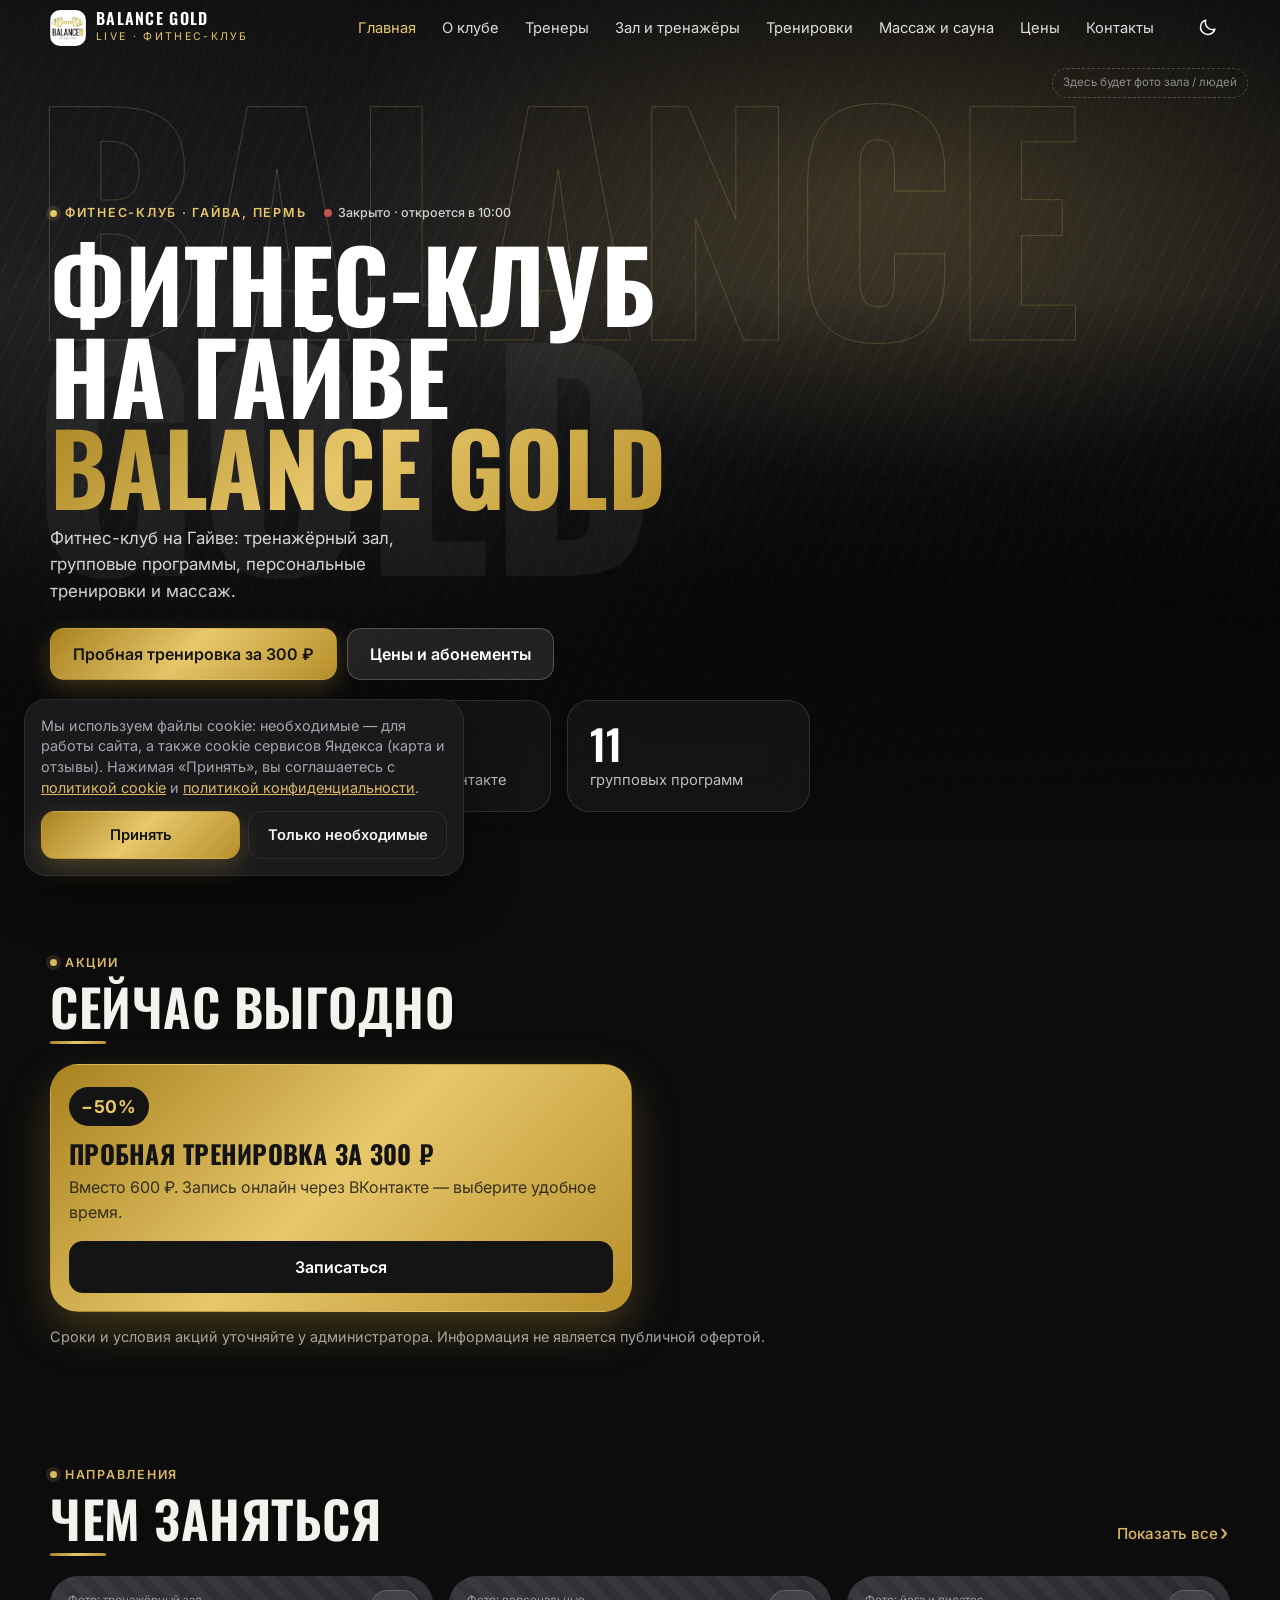
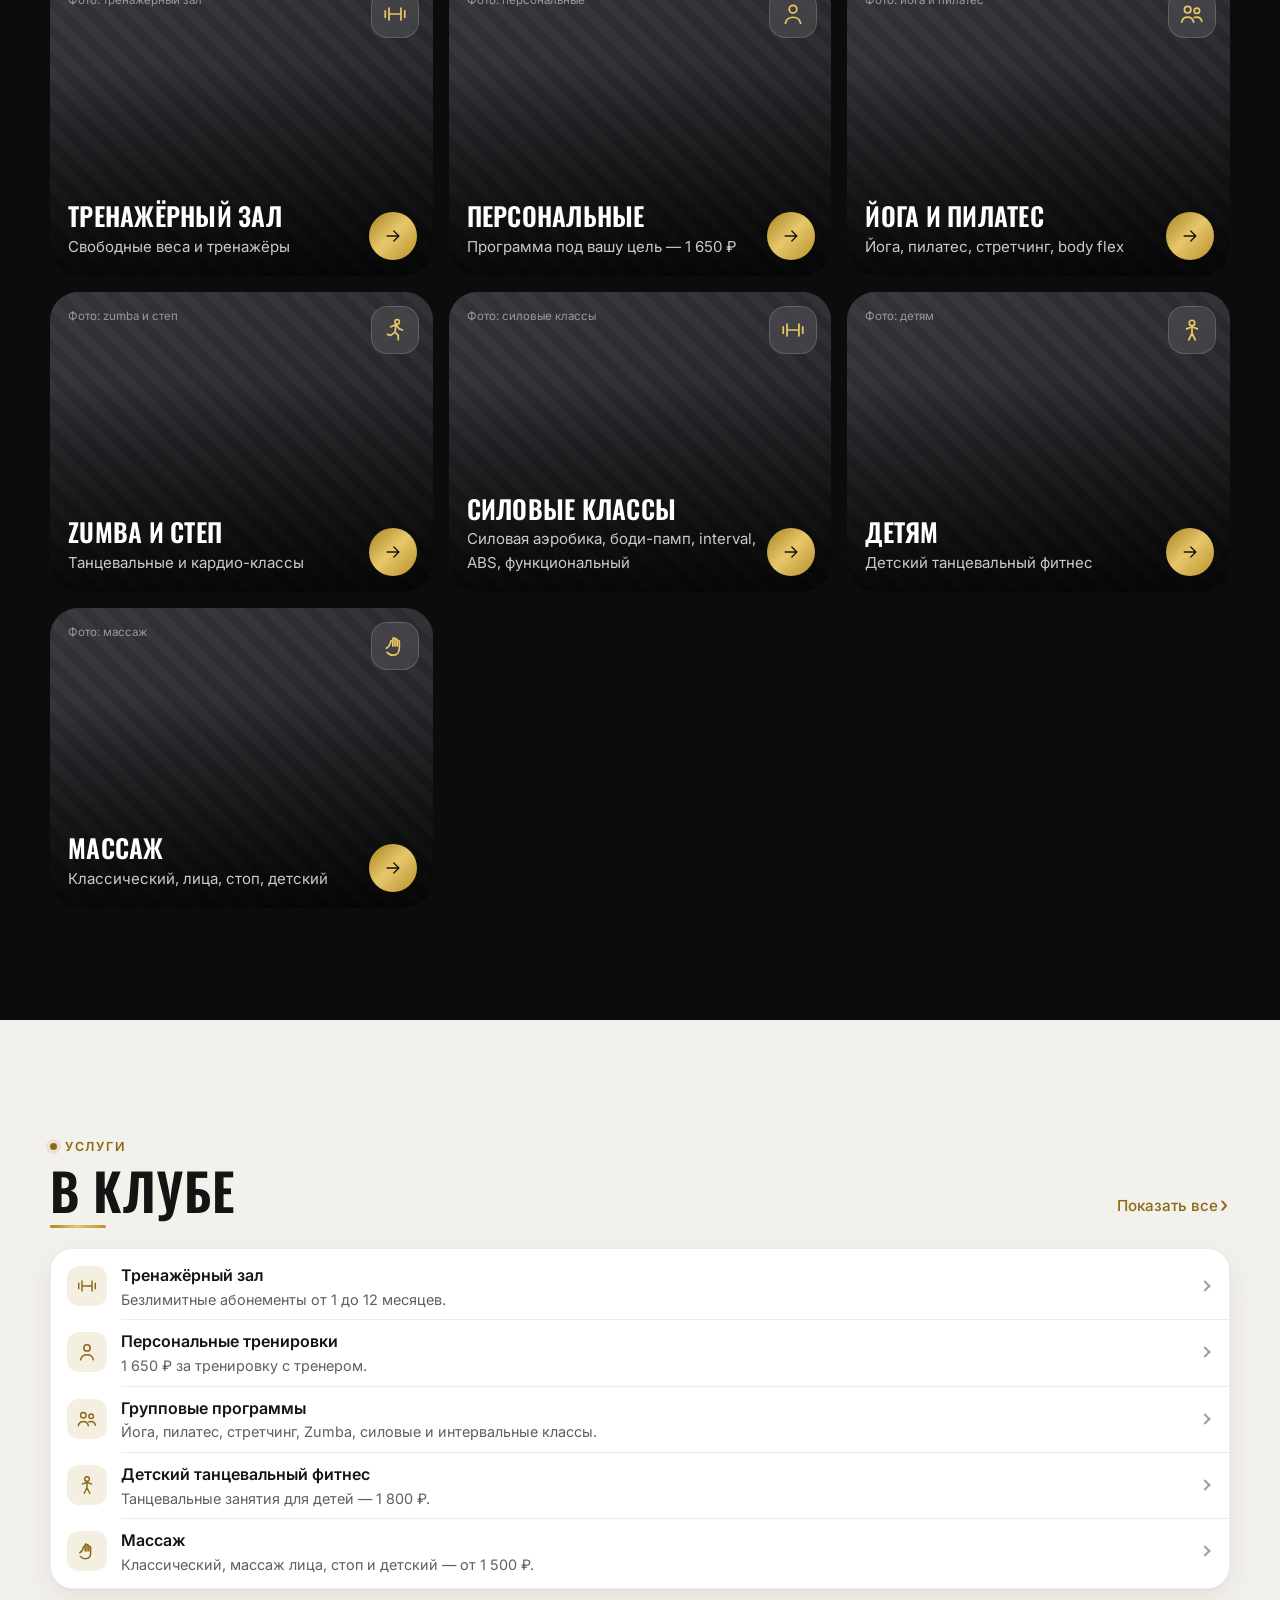
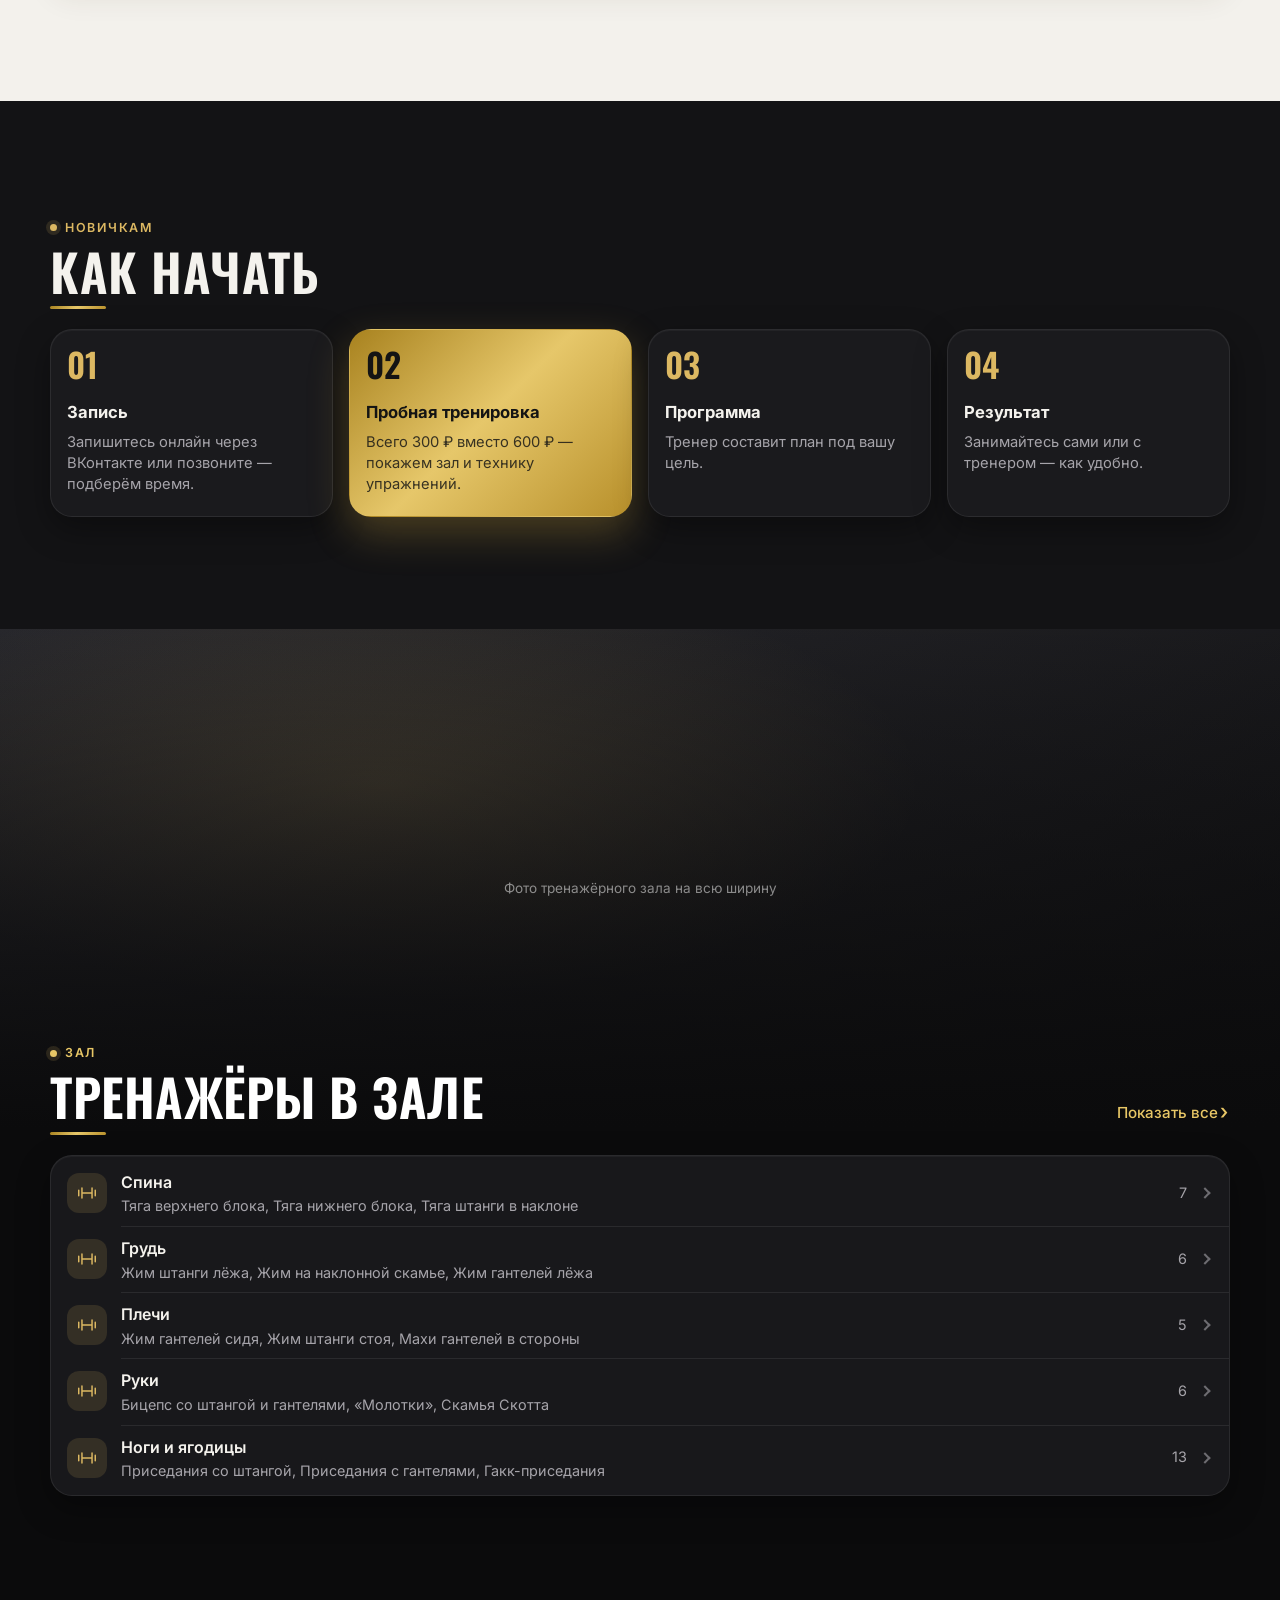
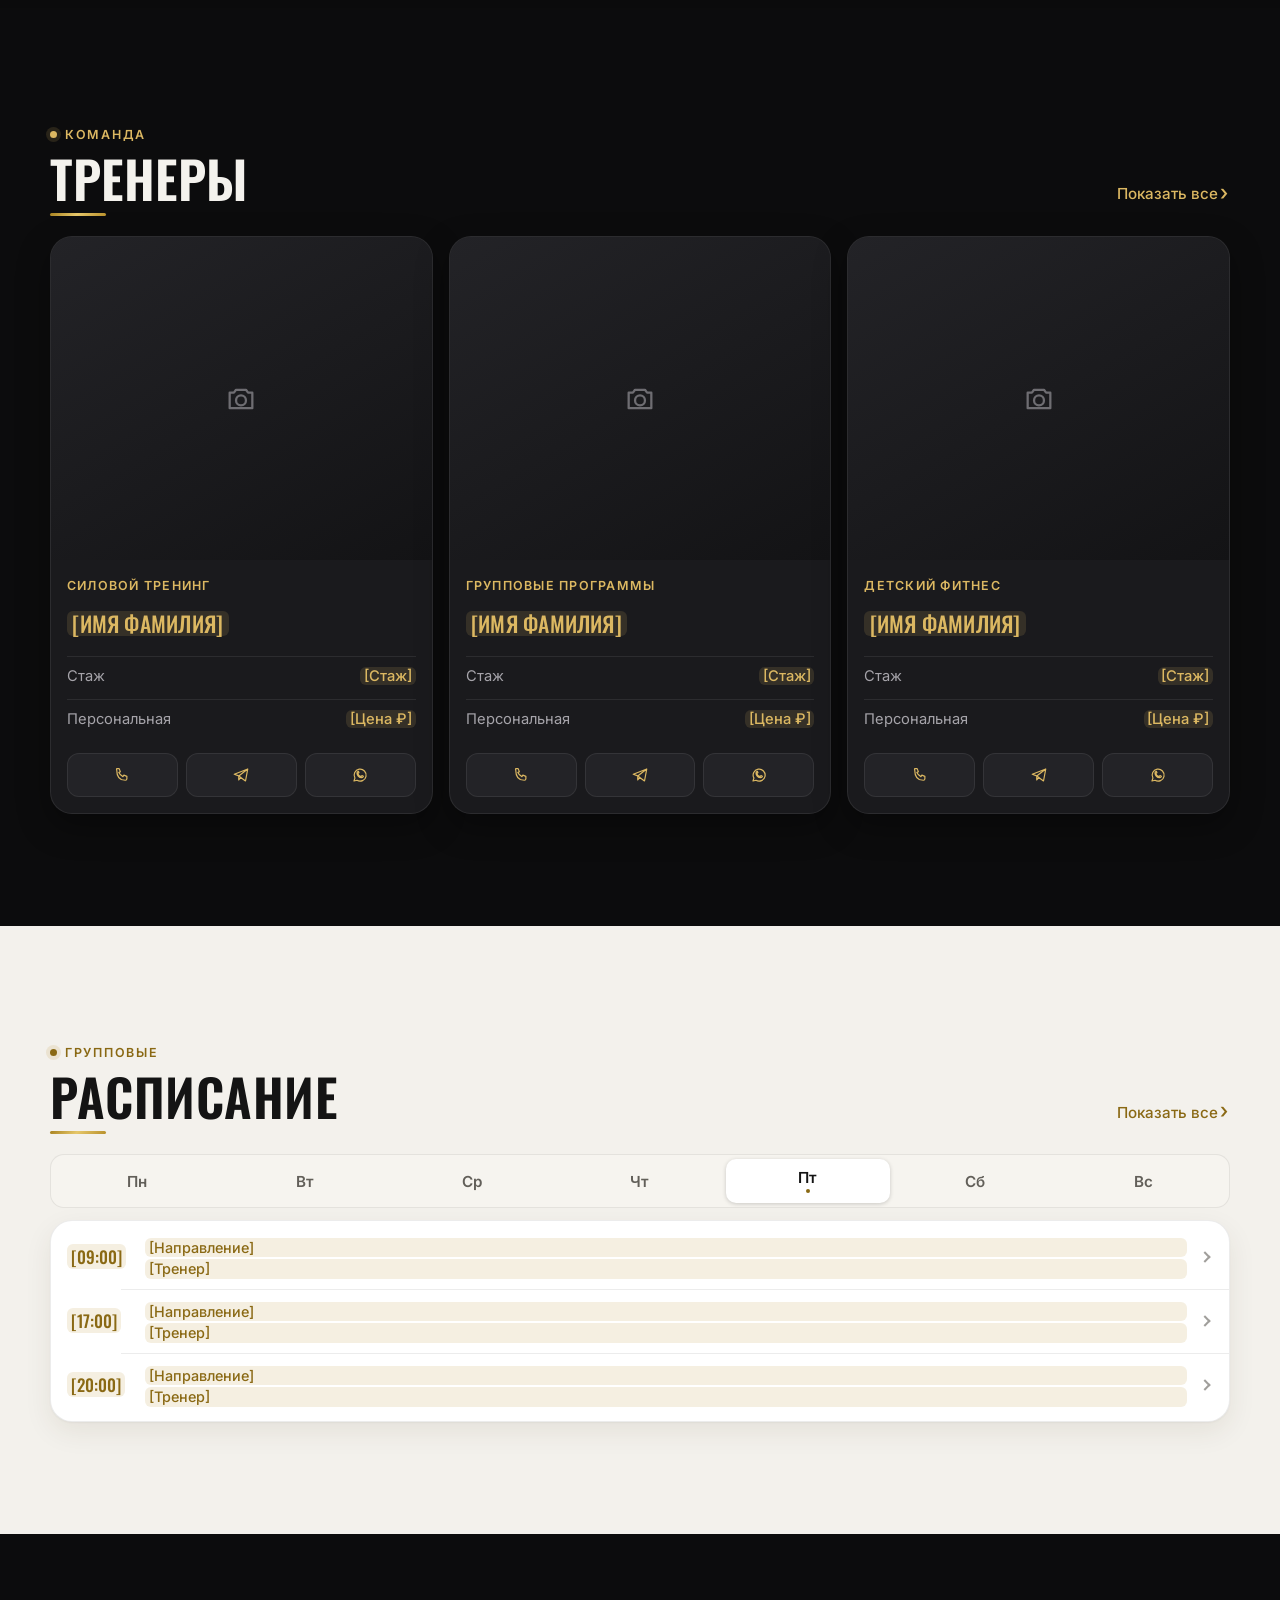
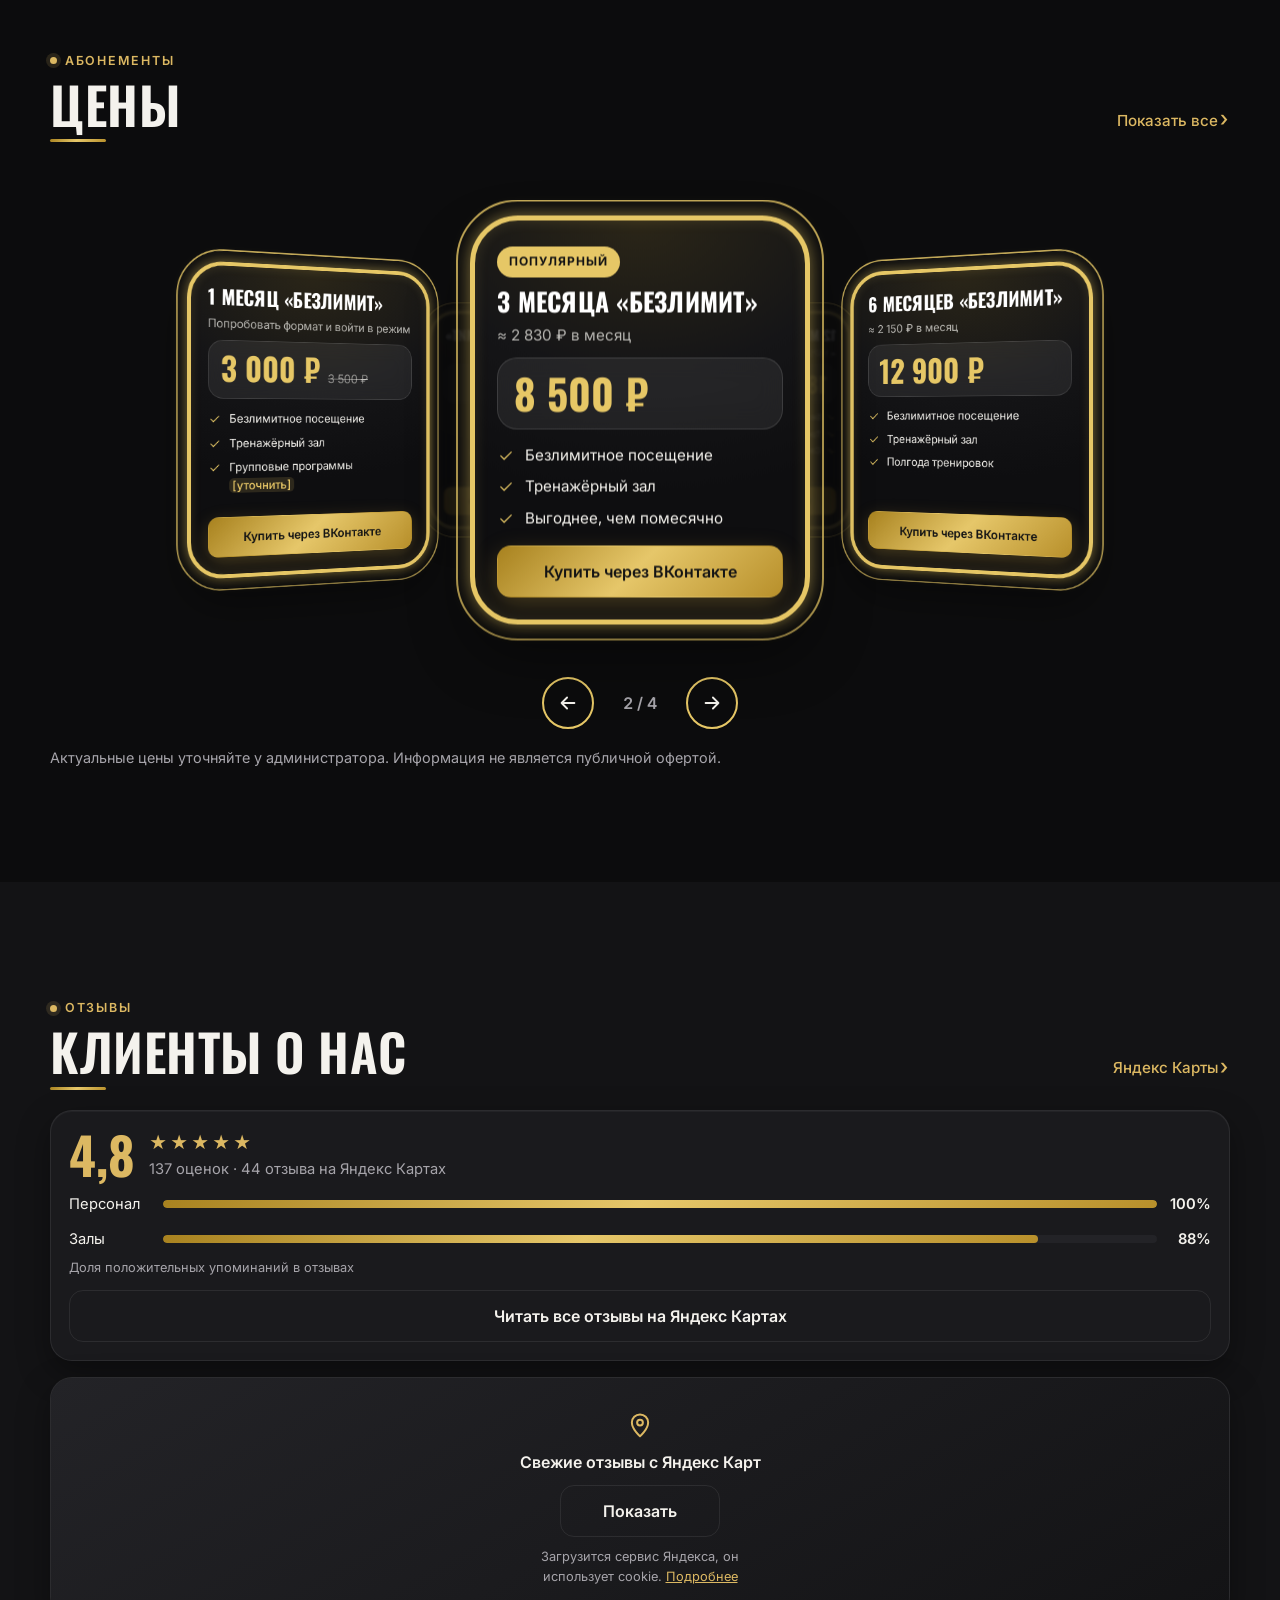
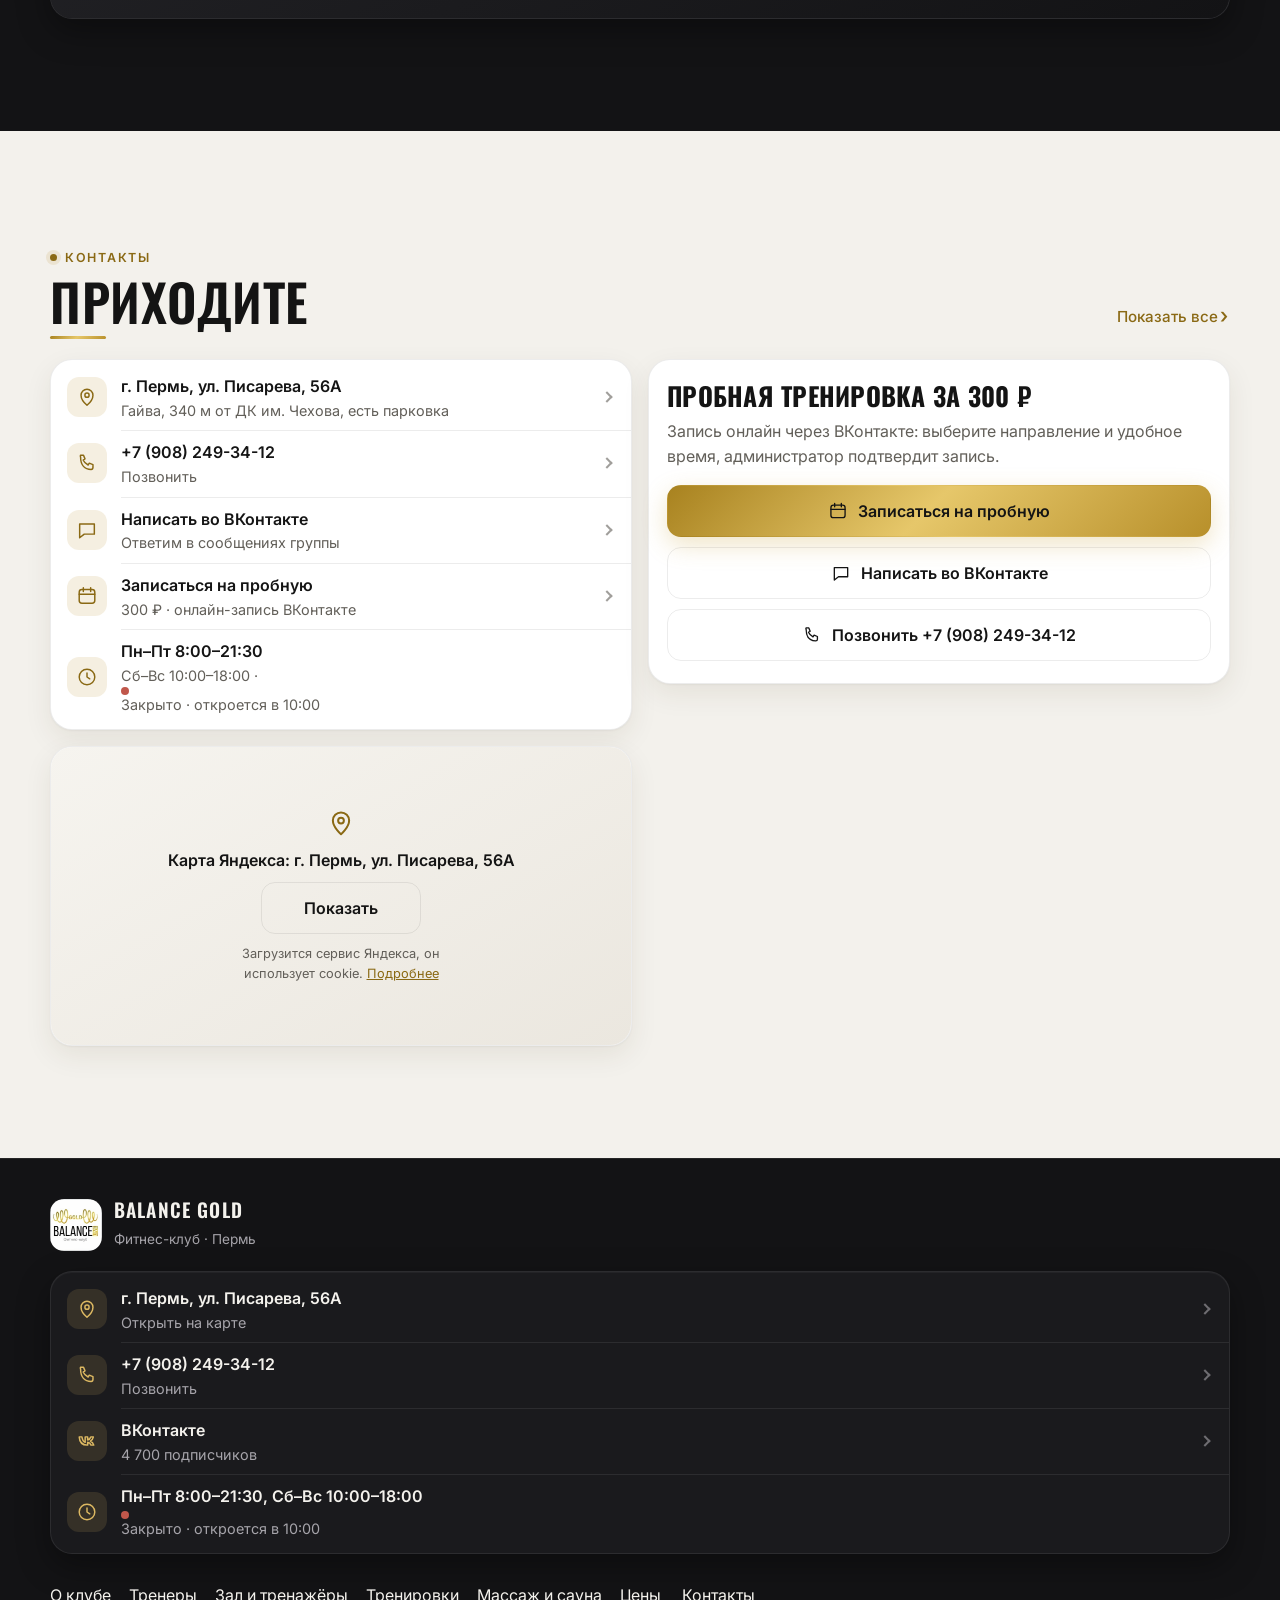
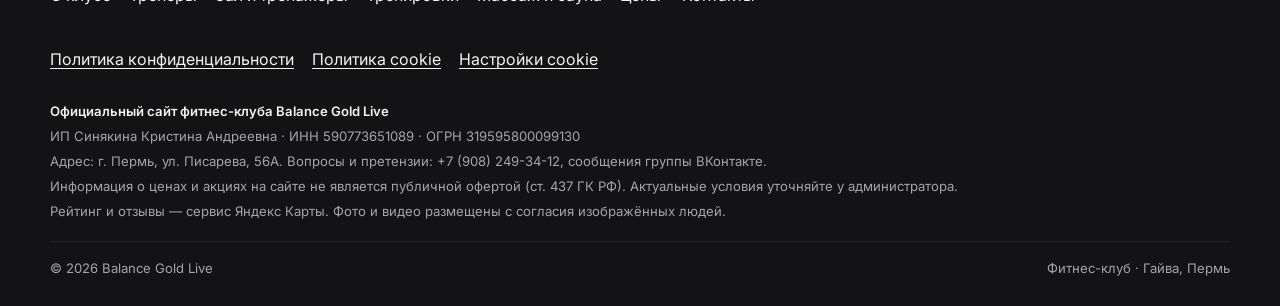
<file: index.html>
<!doctype html>
<html lang="ru" data-theme="dark">
<head>
  <meta charset="utf-8">
  <meta name="viewport" content="width=device-width, initial-scale=1, viewport-fit=cover">
  <meta name="robots" content="noindex, nofollow">
  <title>Balance Gold Live — фитнес-клуб на Гайве, Пермь, ул. Писарева, 56А</title>
  <meta name="description" content="Фитнес-клуб Balance Gold Live на Гайве (Пермь, ул. Писарева, 56А): тренажёрный зал, йога, пилатес, Zumba, персональные тренировки и массаж. Пробная тренировка — 300 ₽.">
  <meta property="og:type" content="website">
  <meta property="og:title" content="Balance Gold Live — фитнес-клуб на Гайве">
  <meta property="og:description" content="Тренажёрный зал, тренеры, групповые программы, массаж и сауна на ул. Писарева, 56А.">
  <meta property="og:image" content="assets/logo.png">
  <meta property="og:locale" content="ru_RU">
  <meta name="theme-color" content="#0c0c0d">
  <link rel="icon" href="assets/logo.png">
  <link rel="apple-touch-icon" href="assets/logo.png">
  <script>
    /* До отрисовки: тема из памяти + класс .js для анимаций (если main.js не загрузится, через 2.5 с всё покажется) */
    (function (d) {
      try { var t = localStorage.getItem("bg-theme"); if (t) d.setAttribute("data-theme", t); } catch (e) {}
      d.classList.add("js");
      setTimeout(function () { if (!window.__animReady) d.classList.remove("js"); }, 2500);
    })(document.documentElement);
  </script>
  <link rel="preconnect" href="https://fonts.googleapis.com">
  <link rel="preconnect" href="https://fonts.gstatic.com" crossorigin>
  <link href="https://fonts.googleapis.com/css2?family=Inter:wght@400;500;600;700&family=Oswald:wght@500;600;700&display=swap" rel="stylesheet">
  <link rel="stylesheet" href="css/styles.css?v=11">
  <link rel="stylesheet" href="css/app.css?v=11">
  <link rel="stylesheet" href="css/coverflow.css?v=11">
  <script type="application/ld+json">
  {
    "@context": "https://schema.org",
    "@type": "SportsActivityLocation",
    "name": "Balance Gold Live",
    "description": "Фитнес-клуб на Гайве: тренажёрный зал, групповые программы, персональные тренировки, массаж",
    "image": "assets/logo.png",
    "address": {
      "@type": "PostalAddress",
      "streetAddress": "ул. Писарева, 56А",
      "addressLocality": "Пермь",
      "addressCountry": "RU"
    },
    "telephone": "+7 (908) 249-34-12",
    "openingHoursSpecification": [
      { "@type": "OpeningHoursSpecification", "dayOfWeek": ["Monday", "Tuesday", "Wednesday", "Thursday", "Friday"], "opens": "08:00", "closes": "21:30" },
      { "@type": "OpeningHoursSpecification", "dayOfWeek": ["Saturday", "Sunday"], "opens": "10:00", "closes": "18:00" }
    ],
    "priceRange": "300–18 900 ₽",
    "aggregateRating": { "@type": "AggregateRating", "ratingValue": "4.8", "ratingCount": "137" },
    "sameAs": ["https://vk.ru/club185053084", "https://yandex.ru/maps/org/balance/8269110183/"]
  }
  </script>
</head>
<body class="app">
  <a class="skip-link" href="#main">Перейти к содержимому</a>
  <header id="site-header"></header>

  <main id="main">
    <!-- ПЕРВЫЙ ЭКРАН: фото (пока плейсхолдер) + огромный бледный текст + заголовок + 2 кнопки -->
    <section class="hero2" aria-labelledby="hero-title">
      <div class="hero2__media" role="img" aria-label="Место для фото зала или людей на тренировке"></div>
      <div class="hero2__shade" aria-hidden="true"></div>
      <div class="hero2__bgtext" aria-hidden="true"><span>Balance</span><span>Gold</span></div>
      <span class="hero2__note">Здесь будет фото зала / людей</span>
      <div class="wrap">
        <span class="dot-label" data-anim="fade">Фитнес-клуб · Гайва, Пермь<span class="hero2__status" data-render="openStatus"></span></span>
        <h1 id="hero-title" data-anim="up" style="--i:1">Фитнес-клуб<br>на Гайве<br><em>Balance Gold</em></h1>
        <p class="hero2__slogan" data-anim="up" style="--i:2" data-render="clubText" data-key="slogan"></p>
        <div class="hero2__actions" data-anim="up" style="--i:3">
          <a class="b b--gold press" href="kontakty.html" data-book>Пробная тренировка за 300 ₽</a>
          <a class="b b--glass press" href="#ceny">Цены и абонементы</a>
        </div>
        <!-- Стеклянные карточки с цифрами (всегда поверх тёмного фото — читаются в обеих темах) -->
        <div class="stats" data-render="stats2"></div>
      </div>
    </section>

    <!-- АКЦИИ (js/data.js → promos; карточка скрывается сама после даты окончания) -->
    <section class="sec" aria-labelledby="promo-title" style="padding-bottom:0">
      <div class="wrap">
        <div class="sec-head">
          <div><span class="dot-label">Акции</span><h2 class="sec-title" id="promo-title">Сейчас выгодно</h2></div>
        </div>
        <div class="promos" data-render="promos"></div>
        <p class="note">Сроки и условия акций уточняйте у администратора. Информация не является публичной офертой.</p>
      </div>
    </section>

    <!-- НАПРАВЛЕНИЯ: карточки с фото -->
    <section class="sec" aria-labelledby="dir-title">
      <div class="wrap">
        <div class="sec-head">
          <div><span class="dot-label">Направления</span><h2 class="sec-title" id="dir-title">Чем заняться</h2></div>
          <a class="more" href="trenirovki.html">Показать все</a>
        </div>
        <div class="rail" data-render="dirCards"></div>
      </div>
    </section>

    <!-- УСЛУГИ: группа строк в одной карточке (светлая тёплая секция) -->
    <section class="sec sec--invert" aria-labelledby="svc-title">
      <div class="wrap">
        <div class="sec-head">
          <div><span class="dot-label">Услуги</span><h2 class="sec-title" id="svc-title">В клубе</h2></div>
          <a class="more" href="ceny.html">Показать все</a>
        </div>
        <div class="card rows" data-anim="up" data-render="serviceRows"></div>
      </div>
    </section>

    <!-- КАК НАЧАТЬ: нумерованные карточки, одна золотая -->
    <section class="sec sec--alt" aria-labelledby="steps-title">
      <div class="wrap">
        <div class="sec-head">
          <div><span class="dot-label">Новичкам</span><h2 class="sec-title" id="steps-title">Как начать</h2></div>
        </div>
        <div class="steps2" data-render="steps2"></div>
      </div>
    </section>

    <!-- ЗАЛ: фото на всю ширину + строки групп мышц -->
    <section class="bleed" aria-labelledby="gym-title">
      <div class="bleed__photo" role="img" aria-label="Место для фото тренажёрного зала"><span style="position:relative;z-index:1">Фото тренажёрного зала на всю ширину</span></div>
      <div class="wrap bleed__head">
        <div class="sec-head">
          <div><span class="dot-label">Зал</span><h2 class="sec-title" id="gym-title">Тренажёры в зале</h2></div>
          <a class="more" href="zal.html">Показать все</a>
        </div>
        <div class="card rows" data-anim="up" data-render="muscleRows" data-limit="5"></div>
      </div>
    </section>

    <!-- ТРЕНЕРЫ -->
    <section class="sec" aria-labelledby="coach-title">
      <div class="wrap">
        <div class="sec-head">
          <div><span class="dot-label">Команда</span><h2 class="sec-title" id="coach-title">Тренеры</h2></div>
          <a class="more" href="trenery.html">Показать все</a>
        </div>
        <div class="rail" data-render="coaches" data-limit="3"></div>
      </div>
    </section>

    <!-- РАСПИСАНИЕ: вкладки по дням -->
    <section class="sec sec--invert" aria-labelledby="sch-title">
      <div class="wrap">
        <div class="sec-head">
          <div><span class="dot-label">Групповые</span><h2 class="sec-title" id="sch-title">Расписание</h2></div>
          <a class="more" href="trenirovki.html#raspisanie">Показать все</a>
        </div>
        <div data-anim="up" data-render="dayTabs"></div>
      </div>
    </section>

    <!-- ЦЕНЫ -->
    <section class="sec" id="ceny" aria-labelledby="price-title">
      <div class="wrap">
        <div class="sec-head">
          <div><span class="dot-label">Абонементы</span><h2 class="sec-title" id="price-title">Цены</h2></div>
          <a class="more" href="ceny.html">Показать все</a>
        </div>
        <div data-render="planCarousel" data-direction="forward"></div>
        <p class="note">Актуальные цены уточняйте у администратора. Информация не является публичной офертой.</p>
      </div>
    </section>

    <!-- ОТЗЫВЫ -->
    <section class="sec sec--alt" aria-labelledby="rev-title">
      <div class="wrap">
        <div class="sec-head">
          <div><span class="dot-label">Отзывы</span><h2 class="sec-title" id="rev-title">Клиенты о нас</h2></div>
          <a class="more" href="https://yandex.ru/maps/org/balance/8269110183/reviews/" target="_blank" rel="noopener">Яндекс Карты</a>
        </div>
        <div data-render="yaReviews"></div>
      </div>
    </section>

    <!-- КОНТАКТЫ И ЗАЯВКА -->
    <section class="sec sec--invert" id="zayavka" aria-labelledby="cnt-title">
      <div class="wrap">
        <div class="sec-head">
          <div><span class="dot-label">Контакты</span><h2 class="sec-title" id="cnt-title">Приходите</h2></div>
          <a class="more" href="kontakty.html">Показать все</a>
        </div>
        <div class="contact2">
          <div style="display:grid;gap:var(--gap)">
            <div class="card rows" data-anim="left" data-render="contactRows"></div>
            <div class="card map2" data-anim="left" data-render="map"></div>
          </div>
          <div data-anim="right" data-render="bookCard"></div>
        </div>
      </div>
    </section>
  </main>

  <footer id="site-footer"></footer>

  <script src="js/data.js?v=11"></script>
  <script src="js/coverflow.js?v=11"></script>
  <script src="js/main.js?v=11"></script>
</body>
</html>
</file>
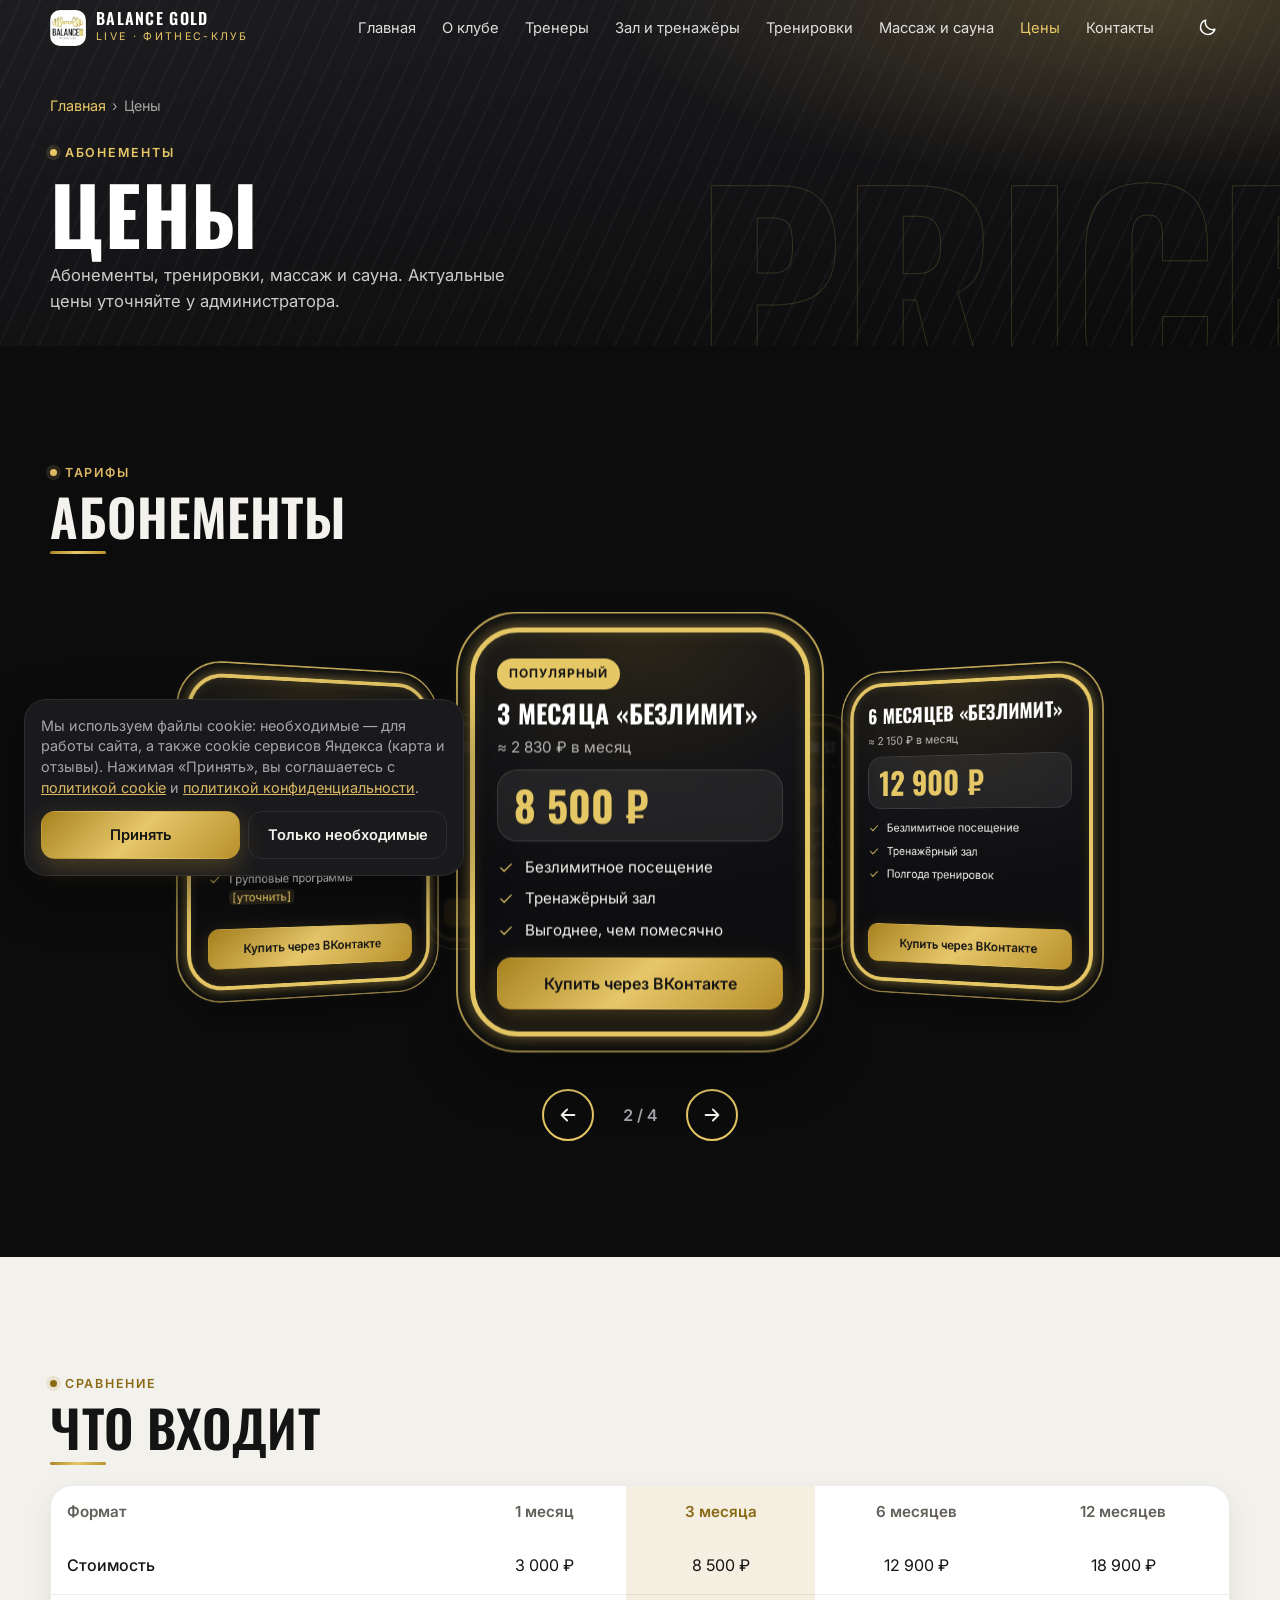
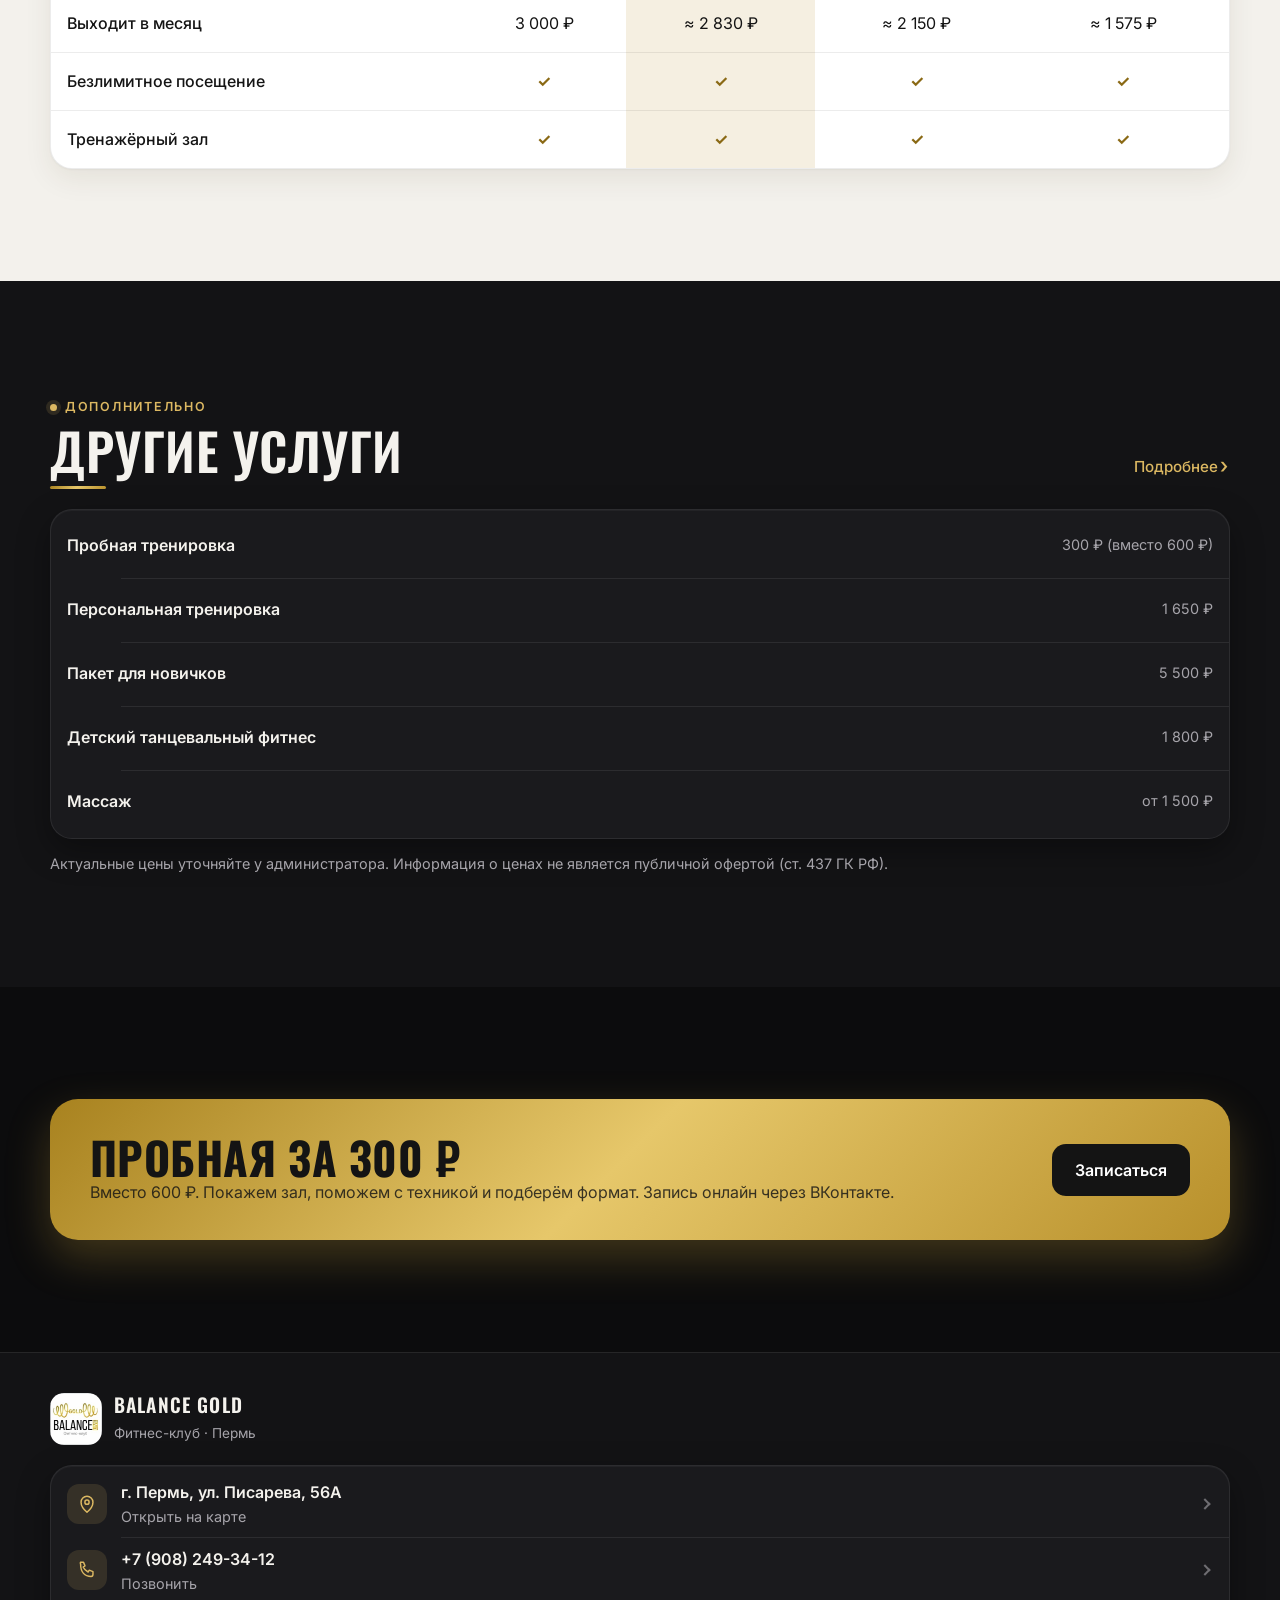
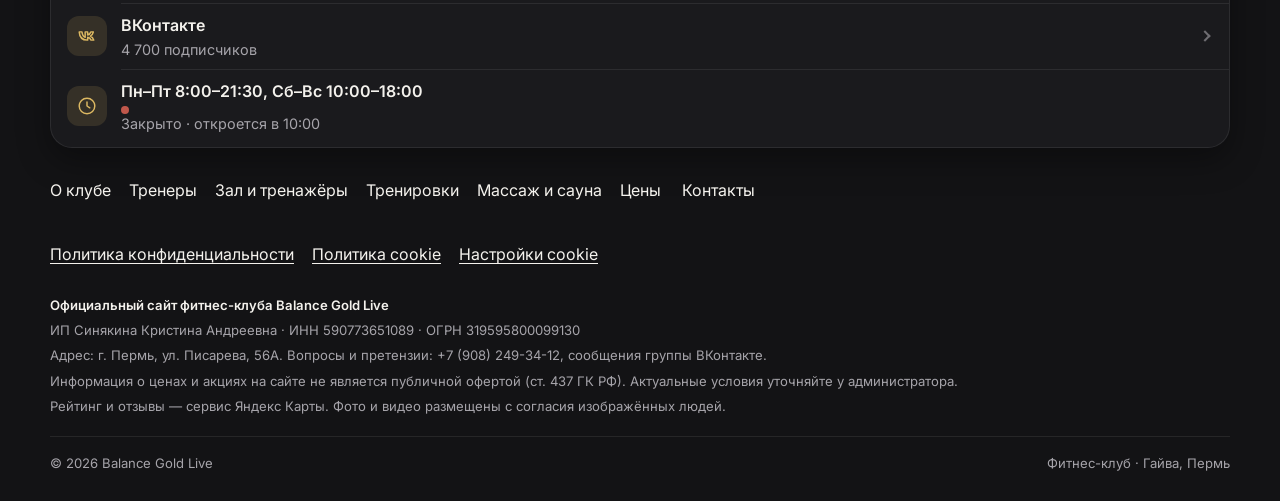
<file: ceny.html>
<!doctype html>
<html lang="ru" data-theme="dark">
<head>
  <meta charset="utf-8">
  <meta name="viewport" content="width=device-width, initial-scale=1, viewport-fit=cover">
  <meta name="robots" content="noindex, nofollow">
  <title>Цены — Balance Gold Live, фитнес-клуб на Гайве, Пермь</title>
  <meta name="description" content="Цены фитнес-клуба Balance Gold Live: абонементы в зал, тренировки с тренером, групповые и персональные, массаж и сауна.">
  <meta property="og:type" content="website">
  <meta property="og:title" content="Цены — Balance Gold Live">
  <meta property="og:description" content="Цены фитнес-клуба Balance Gold Live: абонементы в зал, тренировки с тренером, групповые и персональные, массаж и сауна.">
  <meta property="og:image" content="assets/logo.png">
  <meta property="og:locale" content="ru_RU">
  <meta name="theme-color" content="#0c0c0d">
  <link rel="icon" href="assets/logo.png">
  <link rel="apple-touch-icon" href="assets/logo.png">
  <script>
    (function (d) {
      try { var t = localStorage.getItem("bg-theme"); if (t) d.setAttribute("data-theme", t); } catch (e) {}
      d.classList.add("js");
      setTimeout(function () { if (!window.__animReady) d.classList.remove("js"); }, 2500);
    })(document.documentElement);
  </script>
  <link rel="preconnect" href="https://fonts.googleapis.com">
  <link rel="preconnect" href="https://fonts.gstatic.com" crossorigin>
  <link href="https://fonts.googleapis.com/css2?family=Inter:wght@400;500;600;700&family=Oswald:wght@500;600;700&display=swap" rel="stylesheet">
  <link rel="stylesheet" href="css/styles.css?v=11">
  <link rel="stylesheet" href="css/app.css?v=11">
  <link rel="stylesheet" href="css/coverflow.css?v=11">
</head>
<body class="app">
  <a class="skip-link" href="#main">Перейти к содержимому</a>
  <header id="site-header"></header>
  <main id="main">
    <section class="page-top">
      <div class="page-top__bg" aria-hidden="true">Price</div>
      <div class="wrap">
        <nav class="crumbs2" aria-label="Хлебные крошки"><a href="index.html">Главная</a><span aria-hidden="true">›</span><span>Цены</span></nav>
        <span class="dot-label" data-anim="fade">Абонементы</span>
        <h1 data-anim="up" style="--i:1">Цены</h1>
        <p data-anim="up" style="--i:2">Абонементы, тренировки, массаж и сауна. Актуальные цены уточняйте у администратора.</p>
      </div>
    </section>

    <section class="sec">
      <div class="wrap">
        <div class="sec-head"><div><span class="dot-label">Тарифы</span><h2 class="sec-title">Абонементы</h2></div></div>
        <div data-render="planCarousel" data-direction="forward"></div>
      </div>
    </section>

    <section class="sec sec--invert">
      <div class="wrap">
        <div class="sec-head"><div><span class="dot-label">Сравнение</span><h2 class="sec-title">Что входит</h2></div></div>
        <div data-render="compare"></div>
      </div>
    </section>

    <section class="sec sec--alt">
      <div class="wrap">
        <div class="sec-head"><div><span class="dot-label">Дополнительно</span><h2 class="sec-title">Другие услуги</h2></div><a class="more" href="massazh-sauna.html">Подробнее</a></div>
        <div class="card rows" data-anim="up" data-render="extraRows"></div>
        <p class="note">Актуальные цены уточняйте у администратора. Информация о ценах не является публичной офертой (ст. 437 ГК РФ).</p>
      </div>
    </section>

    <section class="sec">
      <div class="wrap">
        <div class="cta-card" data-anim="up">
          <div><h2>Пробная за 300 ₽</h2><p>Вместо 600 ₽. Покажем зал, поможем с техникой и подберём формат. Запись онлайн через ВКонтакте.</p></div>
          <a class="b b--dark b--block press" href="kontakty.html" data-book>Записаться</a>
        </div>
      </div>
    </section>
  </main>
  <footer id="site-footer"></footer>
  <script src="js/data.js?v=11"></script>
  <script src="js/coverflow.js?v=11"></script>
  <script src="js/main.js?v=11"></script>
</body>
</html>
</file>
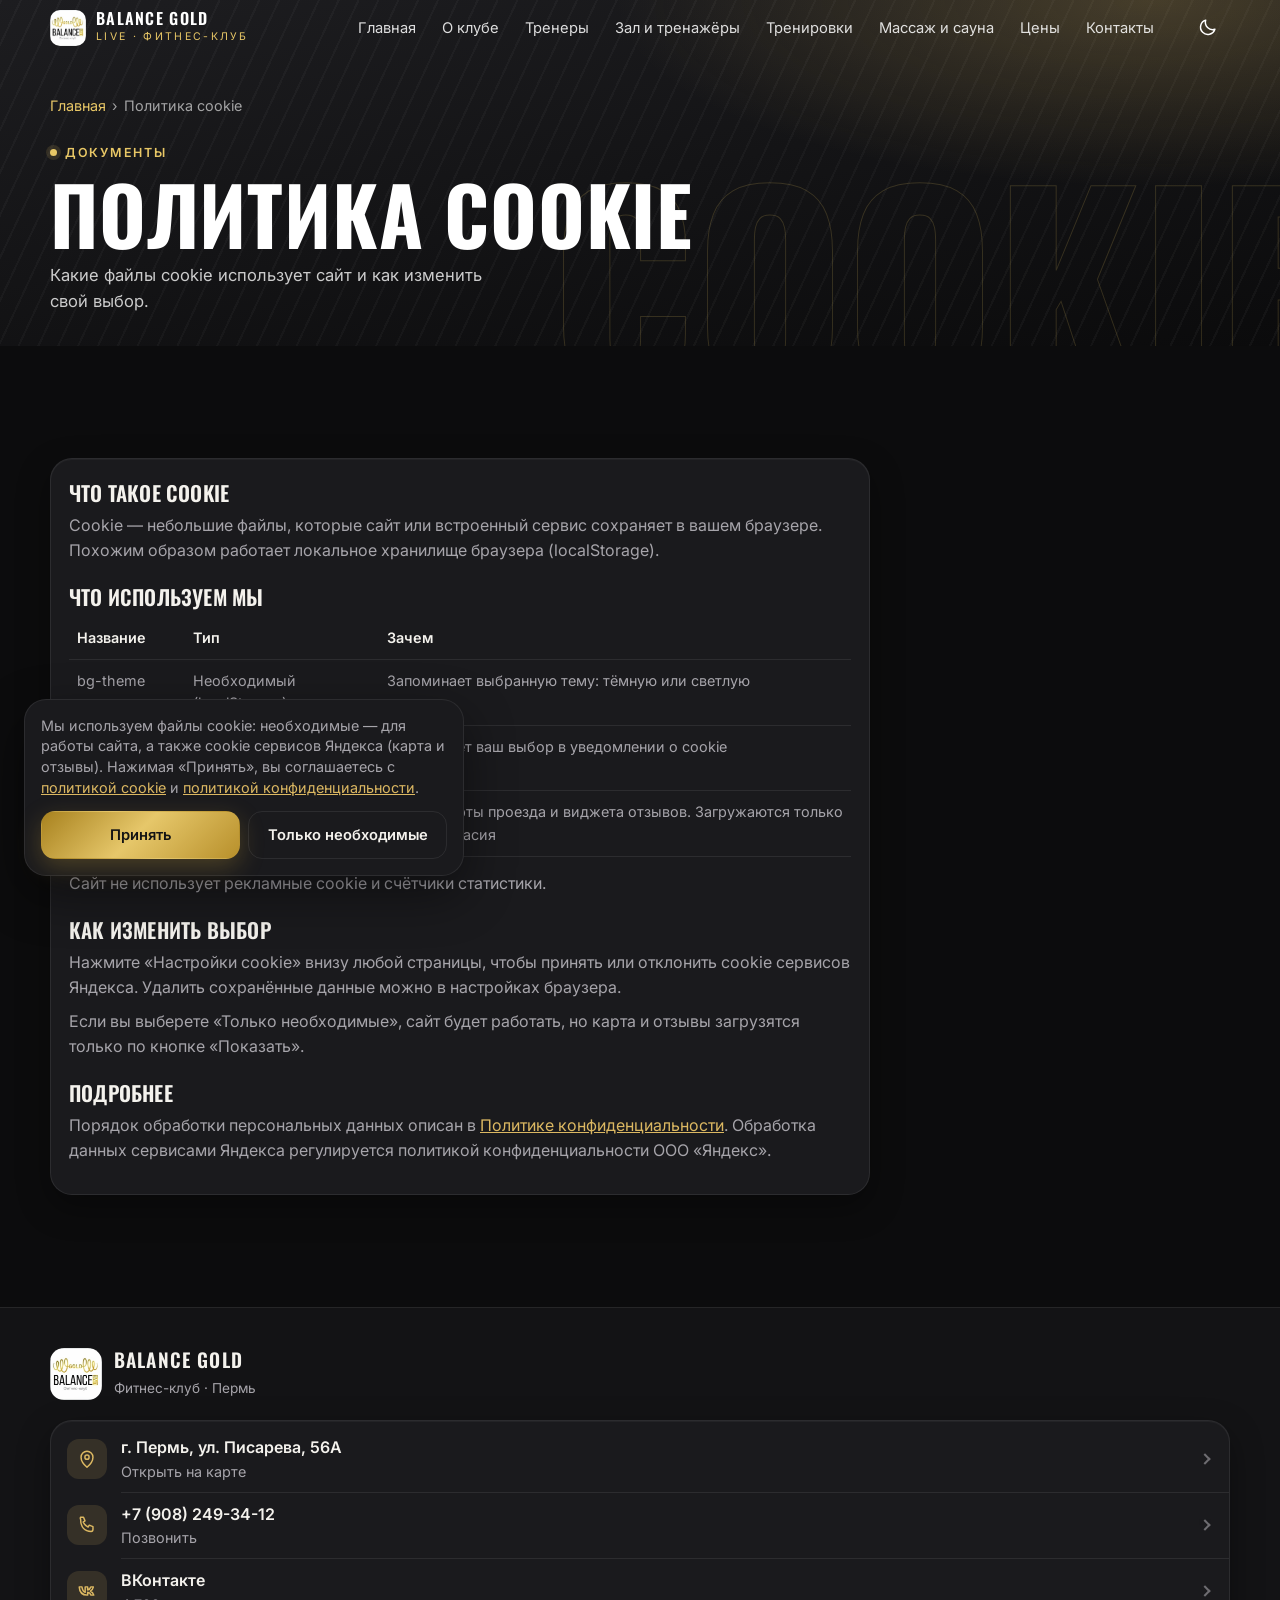
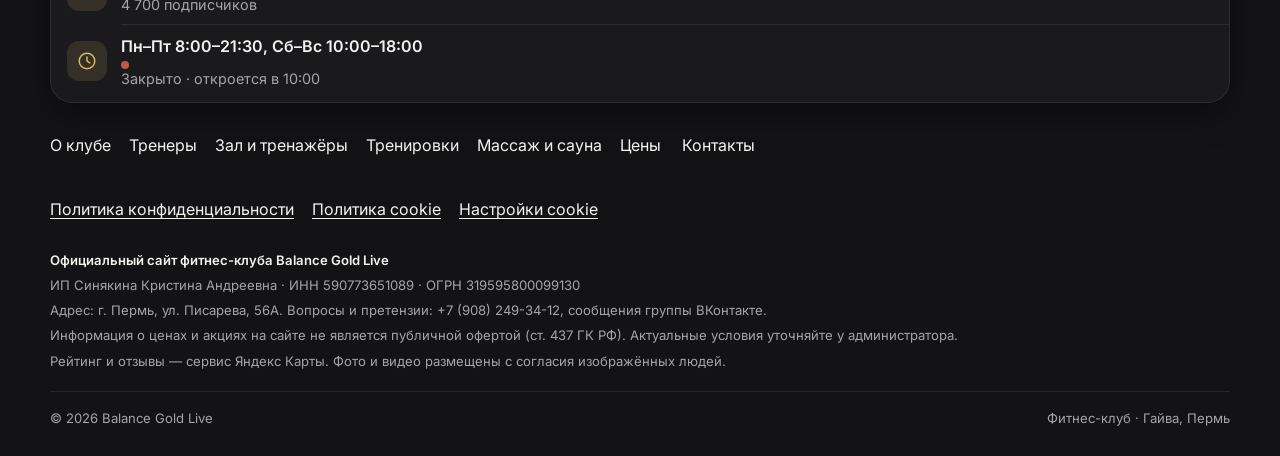
<file: cookie.html>
<!doctype html>
<html lang="ru" data-theme="dark">
<head>
  <meta charset="utf-8">
  <meta name="viewport" content="width=device-width, initial-scale=1, viewport-fit=cover">
  <meta name="robots" content="noindex, nofollow">
  <title>Политика cookie — Balance Gold Live, фитнес-клуб на Гайве, Пермь</title>
  <meta name="description" content="Какие файлы cookie использует сайт фитнес-клуба Balance Gold Live и как ими управлять.">
  <meta property="og:type" content="website">
  <meta property="og:title" content="Политика cookie — Balance Gold Live">
  <meta property="og:description" content="Какие файлы cookie использует сайт фитнес-клуба Balance Gold Live и как ими управлять.">
  <meta property="og:image" content="assets/logo.png">
  <meta property="og:locale" content="ru_RU">
  <meta name="theme-color" content="#0c0c0d">
  <link rel="icon" href="assets/logo.png">
  <link rel="apple-touch-icon" href="assets/logo.png">
  <script>
    (function (d) {
      try { var t = localStorage.getItem("bg-theme"); if (t) d.setAttribute("data-theme", t); } catch (e) {}
      d.classList.add("js");
      setTimeout(function () { if (!window.__animReady) d.classList.remove("js"); }, 2500);
    })(document.documentElement);
  </script>
  <link rel="preconnect" href="https://fonts.googleapis.com">
  <link rel="preconnect" href="https://fonts.gstatic.com" crossorigin>
  <link href="https://fonts.googleapis.com/css2?family=Inter:wght@400;500;600;700&family=Oswald:wght@500;600;700&display=swap" rel="stylesheet">
  <link rel="stylesheet" href="css/styles.css?v=11">
  <link rel="stylesheet" href="css/app.css?v=11">
  <link rel="stylesheet" href="css/coverflow.css?v=11">
</head>
<body class="app">
  <a class="skip-link" href="#main">Перейти к содержимому</a>
  <header id="site-header"></header>
  <main id="main">
    <section class="page-top">
      <div class="page-top__bg" aria-hidden="true">Cookie</div>
      <div class="wrap">
        <nav class="crumbs2" aria-label="Хлебные крошки"><a href="index.html">Главная</a><span aria-hidden="true">›</span><span>Политика cookie</span></nav>
        <span class="dot-label" data-anim="fade">Документы</span>
        <h1 data-anim="up" style="--i:1">Политика cookie</h1>
        <p data-anim="up" style="--i:2">Какие файлы cookie использует сайт и как изменить свой выбор.</p>
      </div>
    </section>

    <section class="sec">
      <div class="wrap">
        <article class="card prose2" data-anim="up">
          <h2>Что такое cookie</h2>
          <p>Cookie — небольшие файлы, которые сайт или встроенный сервис сохраняет в вашем браузере. Похожим образом работает локальное хранилище браузера (localStorage).</p>

          <h2>Что используем мы</h2>
          <table>
            <tr><th>Название</th><th>Тип</th><th>Зачем</th></tr>
            <tr><td>bg-theme</td><td>Необходимый (localStorage)</td><td>Запоминает выбранную тему: тёмную или светлую</td></tr>
            <tr><td>bg-cookies</td><td>Необходимый (localStorage)</td><td>Запоминает ваш выбор в уведомлении о cookie</td></tr>
            <tr><td>Cookie Яндекса</td><td>Сторонние</td><td>Работа карты проезда и виджета отзывов. Загружаются только после согласия</td></tr>
          </table>
          <p>Сайт не использует рекламные cookie и счётчики статистики.</p>

          <h2>Как изменить выбор</h2>
          <p>Нажмите «Настройки cookie» внизу любой страницы, чтобы принять или отклонить cookie сервисов Яндекса. Удалить сохранённые данные можно в настройках браузера.</p>
          <p>Если вы выберете «Только необходимые», сайт будет работать, но карта и отзывы загрузятся только по кнопке «Показать».</p>

          <h2>Подробнее</h2>
          <p>Порядок обработки персональных данных описан в <a href="privacy.html">Политике конфиденциальности</a>. Обработка данных сервисами Яндекса регулируется политикой конфиденциальности ООО «Яндекс».</p>
        </article>
      </div>
    </section>
  </main>
  <footer id="site-footer"></footer>
  <script src="js/data.js?v=11"></script>
  <script src="js/coverflow.js?v=11"></script>
  <script src="js/main.js?v=11"></script>
</body>
</html>
</file>
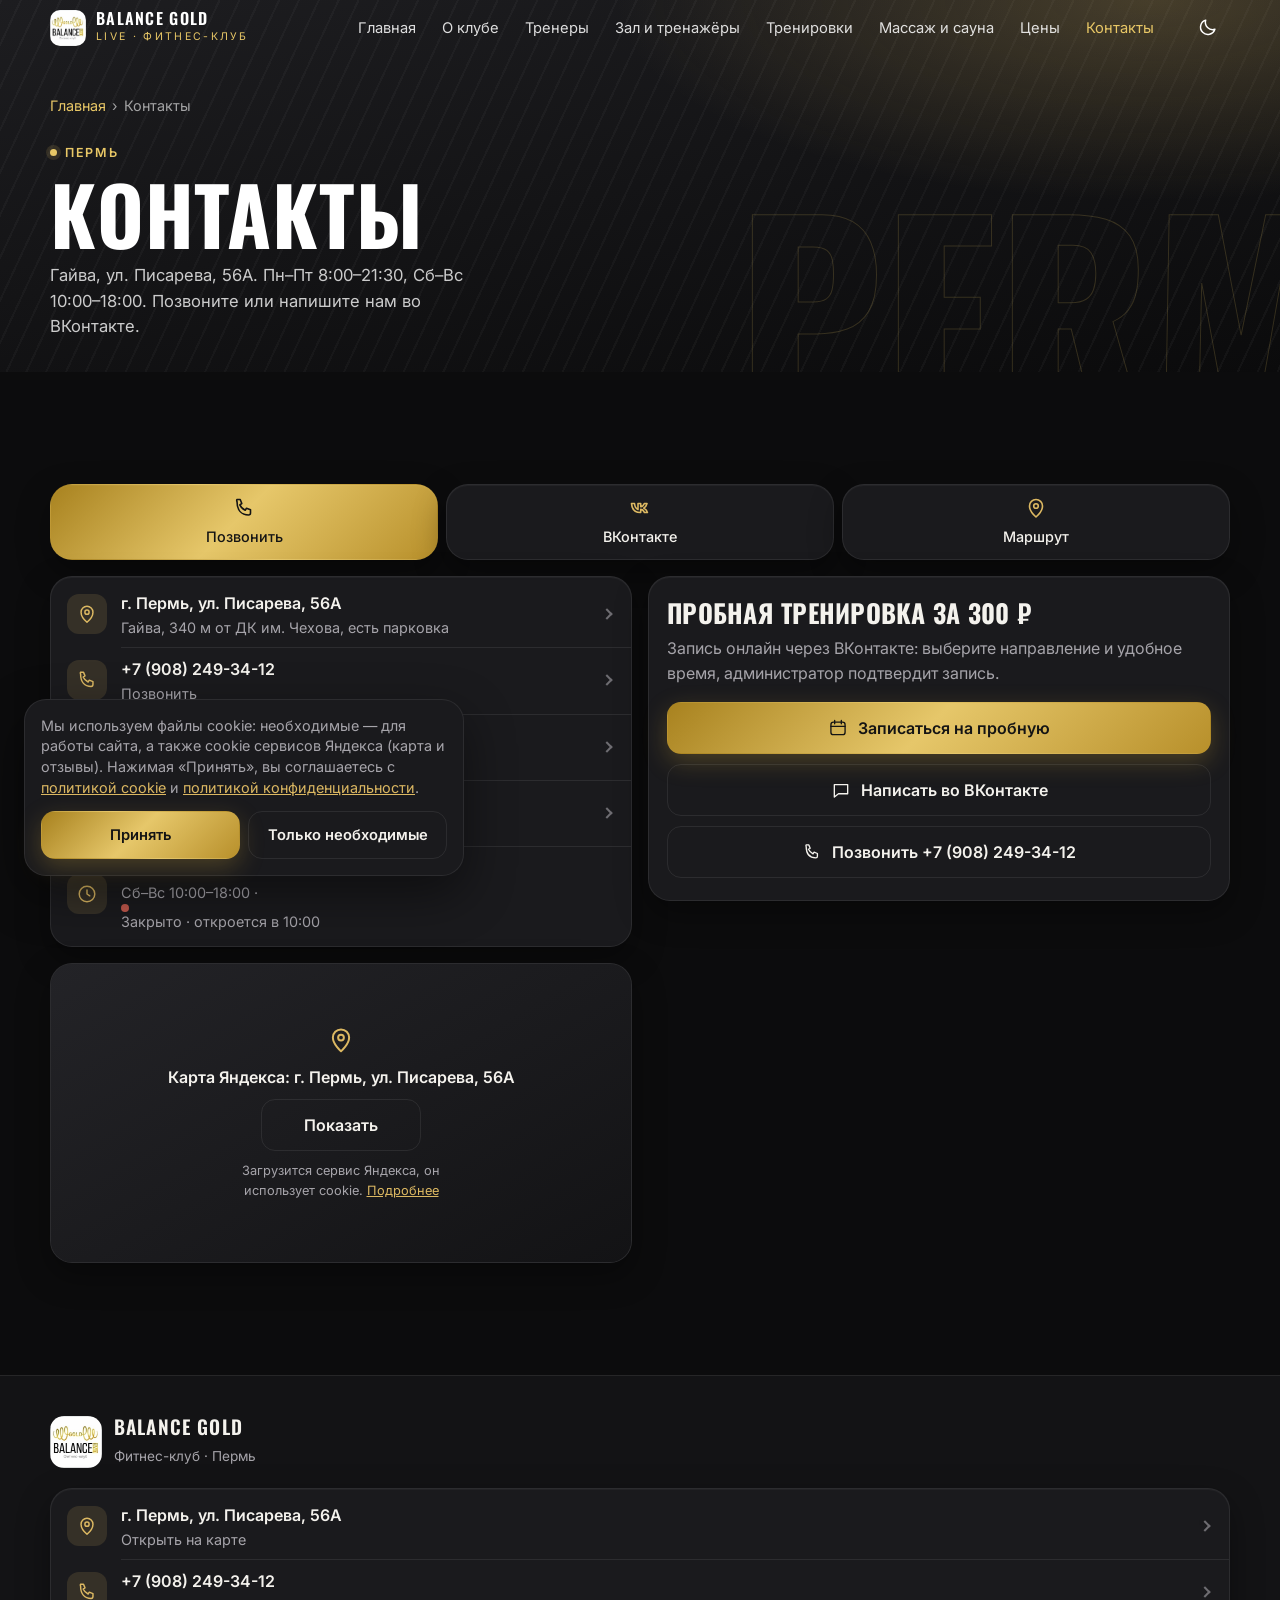
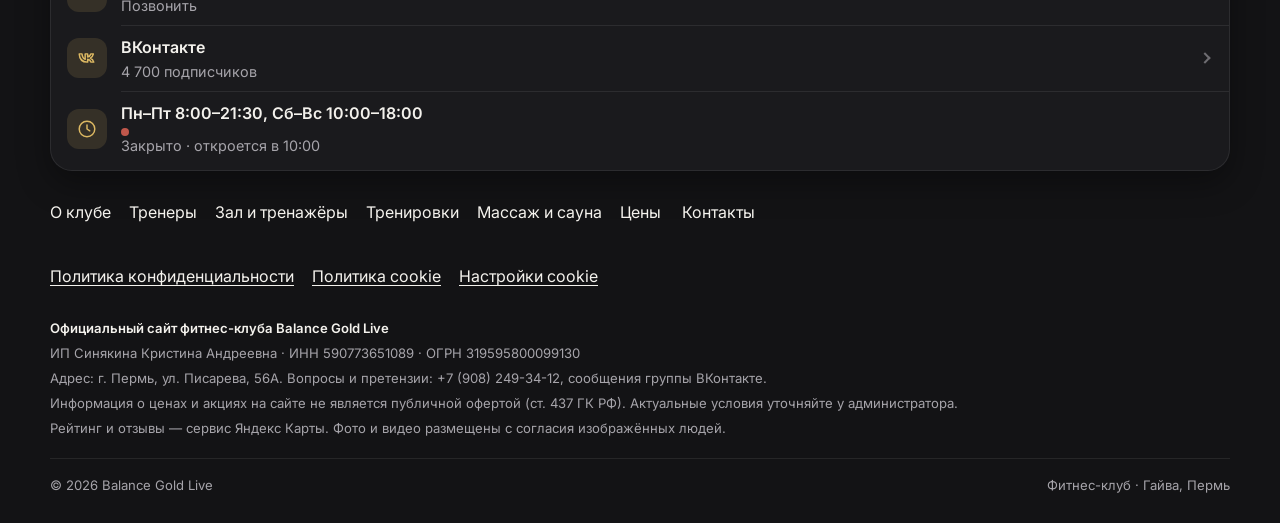
<file: kontakty.html>
<!doctype html>
<html lang="ru" data-theme="dark">
<head>
  <meta charset="utf-8">
  <meta name="viewport" content="width=device-width, initial-scale=1, viewport-fit=cover">
  <meta name="robots" content="noindex, nofollow">
  <title>Контакты — Balance Gold Live, фитнес-клуб на Гайве, Пермь</title>
  <meta name="description" content="Контакты фитнес-клуба Balance Gold Live: г. Пермь, ул. Писарева, 56А. Телефон, режим работы, карта, запись.">
  <meta property="og:type" content="website">
  <meta property="og:title" content="Контакты — Balance Gold Live">
  <meta property="og:description" content="Контакты фитнес-клуба Balance Gold Live: г. Пермь, ул. Писарева, 56А. Телефон, режим работы, карта, запись.">
  <meta property="og:image" content="assets/logo.png">
  <meta property="og:locale" content="ru_RU">
  <meta name="theme-color" content="#0c0c0d">
  <link rel="icon" href="assets/logo.png">
  <link rel="apple-touch-icon" href="assets/logo.png">
  <script>
    (function (d) {
      try { var t = localStorage.getItem("bg-theme"); if (t) d.setAttribute("data-theme", t); } catch (e) {}
      d.classList.add("js");
      setTimeout(function () { if (!window.__animReady) d.classList.remove("js"); }, 2500);
    })(document.documentElement);
  </script>
  <link rel="preconnect" href="https://fonts.googleapis.com">
  <link rel="preconnect" href="https://fonts.gstatic.com" crossorigin>
  <link href="https://fonts.googleapis.com/css2?family=Inter:wght@400;500;600;700&family=Oswald:wght@500;600;700&display=swap" rel="stylesheet">
  <link rel="stylesheet" href="css/styles.css?v=11">
  <link rel="stylesheet" href="css/app.css?v=11">
  <link rel="stylesheet" href="css/coverflow.css?v=11">
</head>
<body class="app">
  <a class="skip-link" href="#main">Перейти к содержимому</a>
  <header id="site-header"></header>
  <main id="main">
    <section class="page-top">
      <div class="page-top__bg" aria-hidden="true">Perm</div>
      <div class="wrap">
        <nav class="crumbs2" aria-label="Хлебные крошки"><a href="index.html">Главная</a><span aria-hidden="true">›</span><span>Контакты</span></nav>
        <span class="dot-label" data-anim="fade">Пермь</span>
        <h1 data-anim="up" style="--i:1">Контакты</h1>
        <p data-anim="up" style="--i:2">Гайва, ул. Писарева, 56А. Пн–Пт 8:00–21:30, Сб–Вс 10:00–18:00. Позвоните или напишите нам во ВКонтакте.</p>
      </div>
    </section>

    <section class="sec" id="zayavka">
      <div class="wrap stack">
        <div class="quick" data-anim="up" data-render="quick"></div>
        <div class="contact2">
          <div class="stack">
            <div class="card rows" data-anim="left" data-render="contactRows"></div>
            <div class="card map2" data-anim="left" data-render="map"></div>
          </div>
          <div data-render="bookCard"></div>
        </div>
      </div>
    </section>
  </main>
  <footer id="site-footer"></footer>
  <script src="js/data.js?v=11"></script>
  <script src="js/coverflow.js?v=11"></script>
  <script src="js/main.js?v=11"></script>
</body>
</html>
</file>
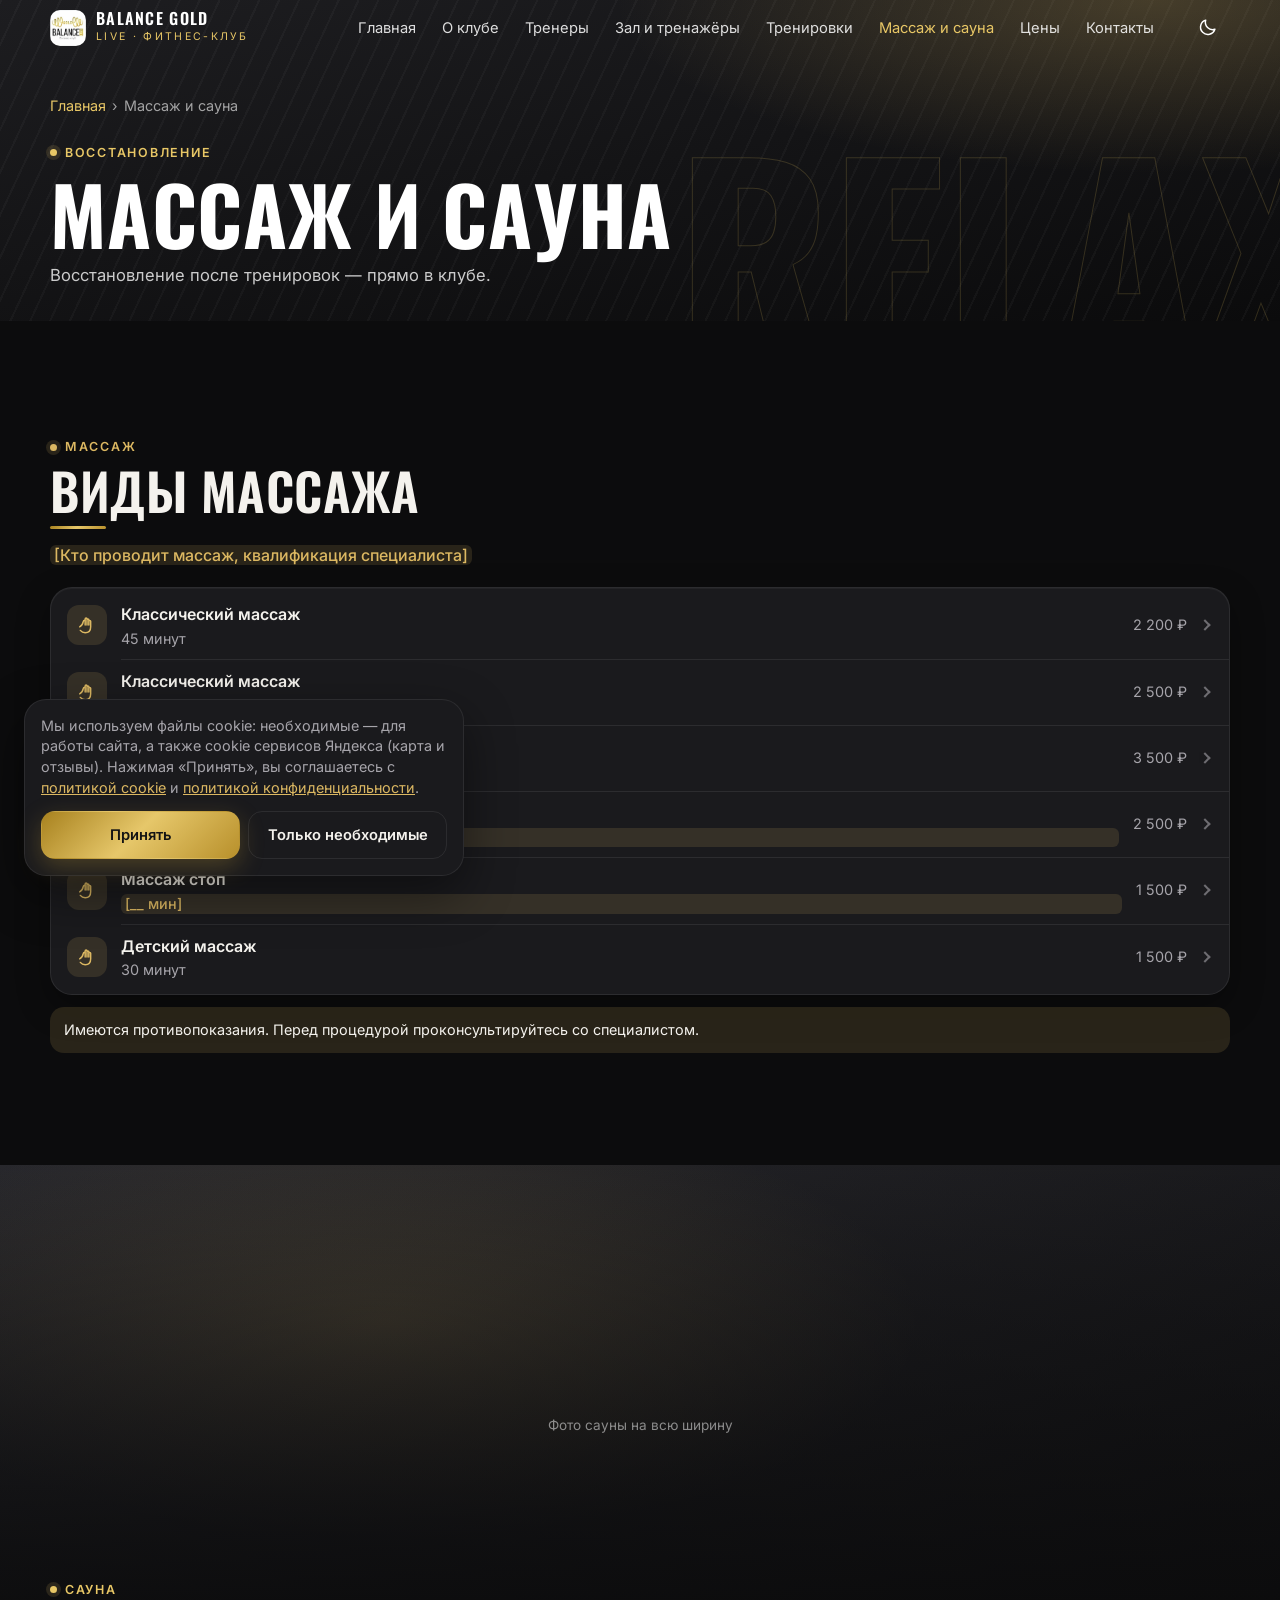
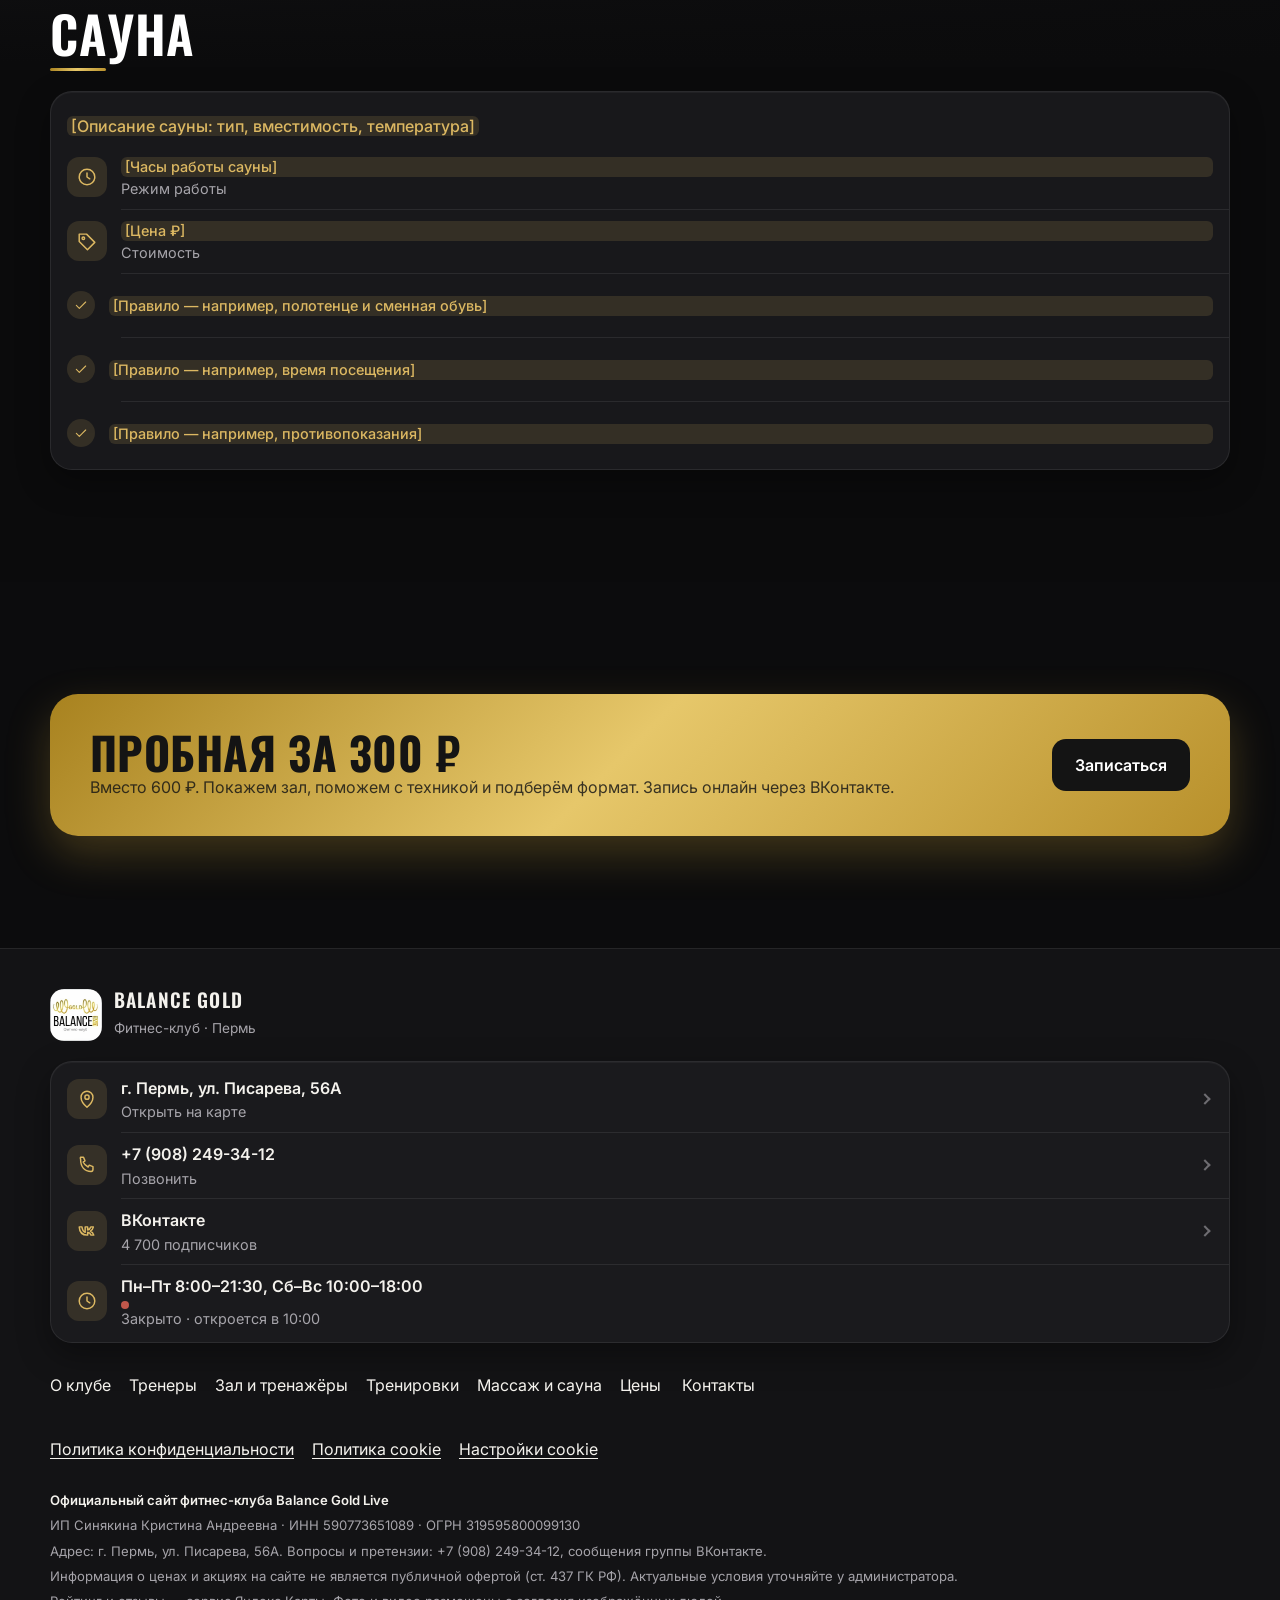
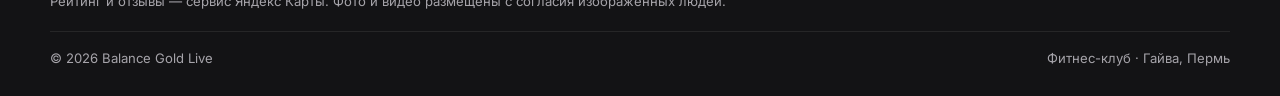
<file: massazh-sauna.html>
<!doctype html>
<html lang="ru" data-theme="dark">
<head>
  <meta charset="utf-8">
  <meta name="viewport" content="width=device-width, initial-scale=1, viewport-fit=cover">
  <meta name="robots" content="noindex, nofollow">
  <title>Массаж и сауна — Balance Gold Live, фитнес-клуб на Гайве, Пермь</title>
  <meta name="description" content="Массаж и сауна в фитнес-клубе Balance Gold Live, Пермь: виды массажа, цены, правила посещения сауны.">
  <meta property="og:type" content="website">
  <meta property="og:title" content="Массаж и сауна — Balance Gold Live">
  <meta property="og:description" content="Массаж и сауна в фитнес-клубе Balance Gold Live, Пермь: виды массажа, цены, правила посещения сауны.">
  <meta property="og:image" content="assets/logo.png">
  <meta property="og:locale" content="ru_RU">
  <meta name="theme-color" content="#0c0c0d">
  <link rel="icon" href="assets/logo.png">
  <link rel="apple-touch-icon" href="assets/logo.png">
  <script>
    (function (d) {
      try { var t = localStorage.getItem("bg-theme"); if (t) d.setAttribute("data-theme", t); } catch (e) {}
      d.classList.add("js");
      setTimeout(function () { if (!window.__animReady) d.classList.remove("js"); }, 2500);
    })(document.documentElement);
  </script>
  <link rel="preconnect" href="https://fonts.googleapis.com">
  <link rel="preconnect" href="https://fonts.gstatic.com" crossorigin>
  <link href="https://fonts.googleapis.com/css2?family=Inter:wght@400;500;600;700&family=Oswald:wght@500;600;700&display=swap" rel="stylesheet">
  <link rel="stylesheet" href="css/styles.css?v=11">
  <link rel="stylesheet" href="css/app.css?v=11">
  <link rel="stylesheet" href="css/coverflow.css?v=11">
</head>
<body class="app">
  <a class="skip-link" href="#main">Перейти к содержимому</a>
  <header id="site-header"></header>
  <main id="main">
    <section class="page-top">
      <div class="page-top__bg" aria-hidden="true">Relax</div>
      <div class="wrap">
        <nav class="crumbs2" aria-label="Хлебные крошки"><a href="index.html">Главная</a><span aria-hidden="true">›</span><span>Массаж и сауна</span></nav>
        <span class="dot-label" data-anim="fade">Восстановление</span>
        <h1 data-anim="up" style="--i:1">Массаж и сауна</h1>
        <p data-anim="up" style="--i:2">Восстановление после тренировок — прямо в клубе.</p>
      </div>
    </section>

    <section class="sec" id="massazh">
      <div class="wrap">
        <div class="sec-head"><div><span class="dot-label">Массаж</span><h2 class="sec-title">Виды массажа</h2></div></div>
        <p class="lede">[Кто проводит массаж, квалификация специалиста]</p>
        <div class="card rows" data-anim="up" data-render="massageRows"></div>
        <p class="warn">Имеются противопоказания. Перед процедурой проконсультируйтесь со специалистом.</p>
      </div>
    </section>

    <section class="bleed" id="sauna">
      <div class="bleed__photo" role="img" aria-label="Место для фото сауны"><span style="position:relative;z-index:1">Фото сауны на всю ширину</span></div>
      <div class="wrap bleed__head">
        <div class="sec-head"><div><span class="dot-label">Сауна</span><h2 class="sec-title">Сауна</h2></div></div>
        <div class="card rows" data-anim="up" data-render="saunaRows"></div>
      </div>
    </section>

    <section class="sec">
      <div class="wrap">
        <div class="cta-card" data-anim="up">
          <div><h2>Пробная за 300 ₽</h2><p>Вместо 600 ₽. Покажем зал, поможем с техникой и подберём формат. Запись онлайн через ВКонтакте.</p></div>
          <a class="b b--dark b--block press" href="kontakty.html" data-book>Записаться</a>
        </div>
      </div>
    </section>
  </main>
  <footer id="site-footer"></footer>
  <script src="js/data.js?v=11"></script>
  <script src="js/coverflow.js?v=11"></script>
  <script src="js/main.js?v=11"></script>
</body>
</html>
</file>
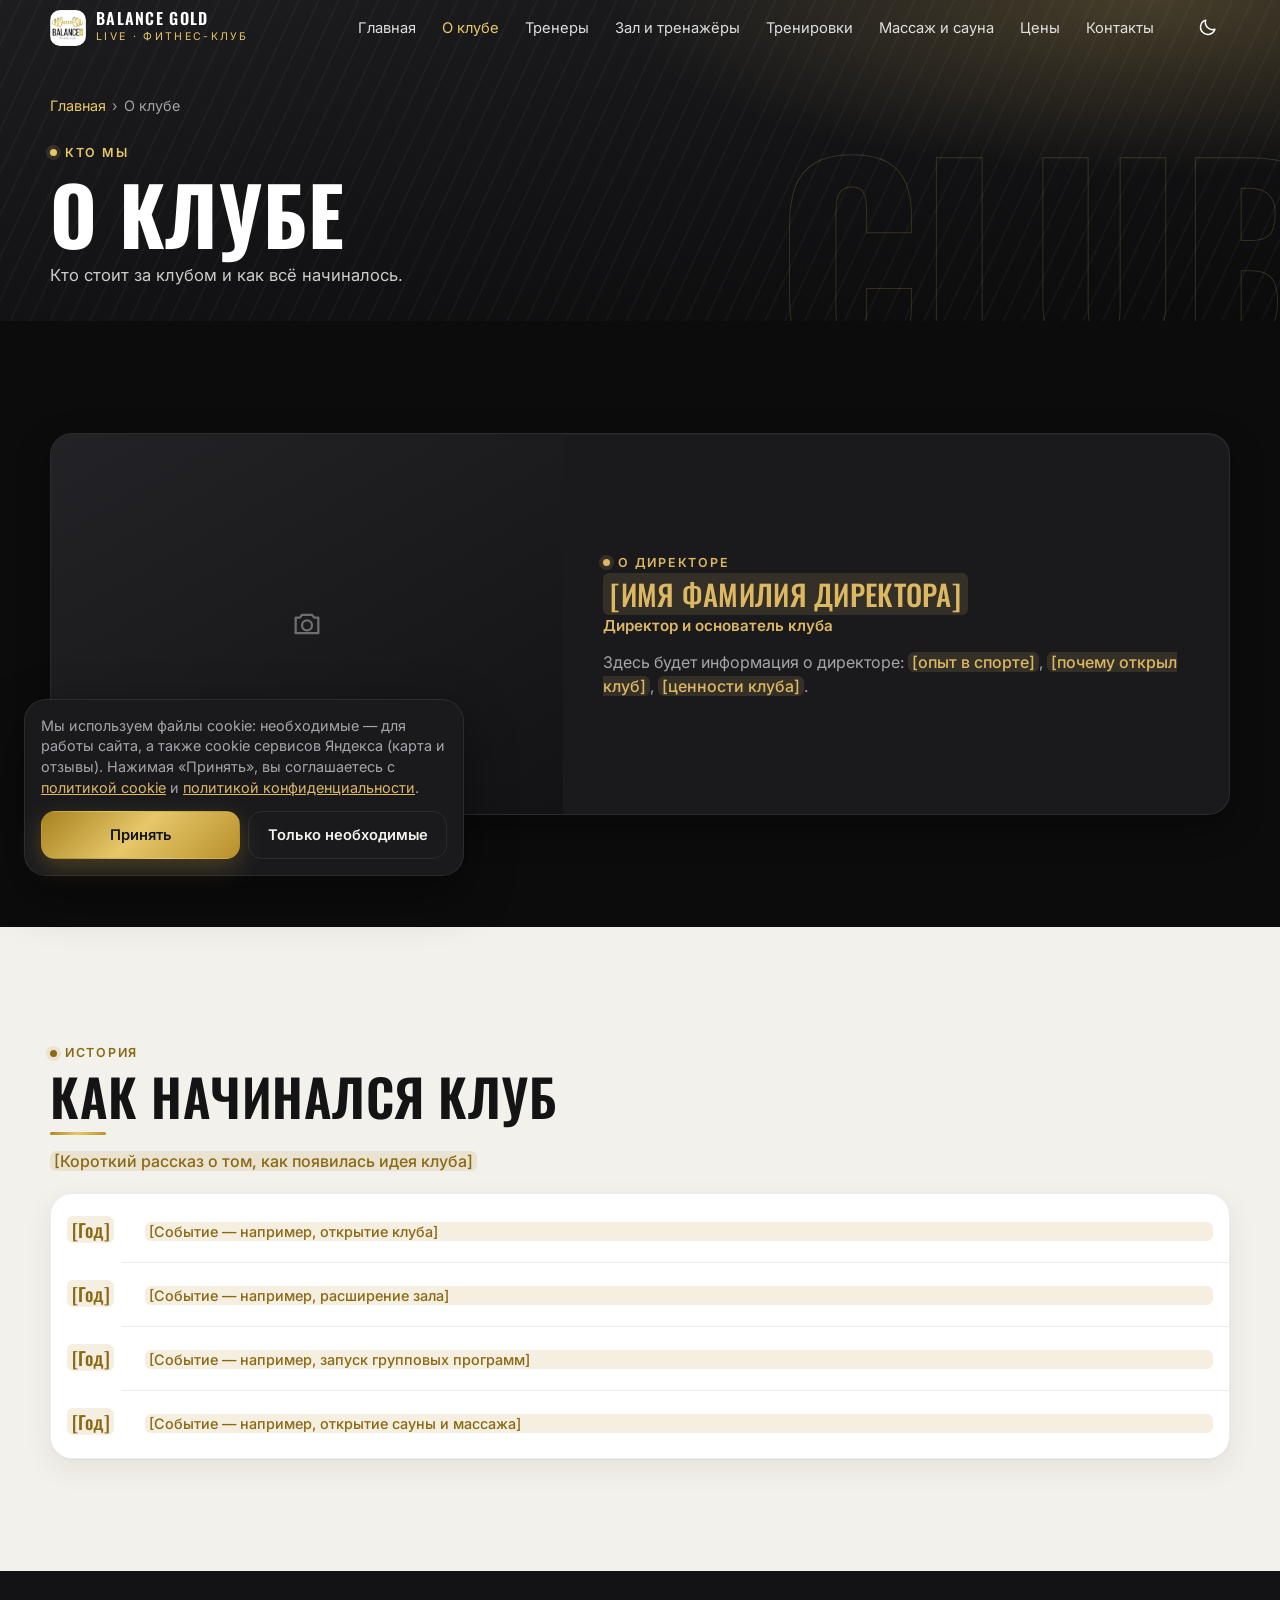
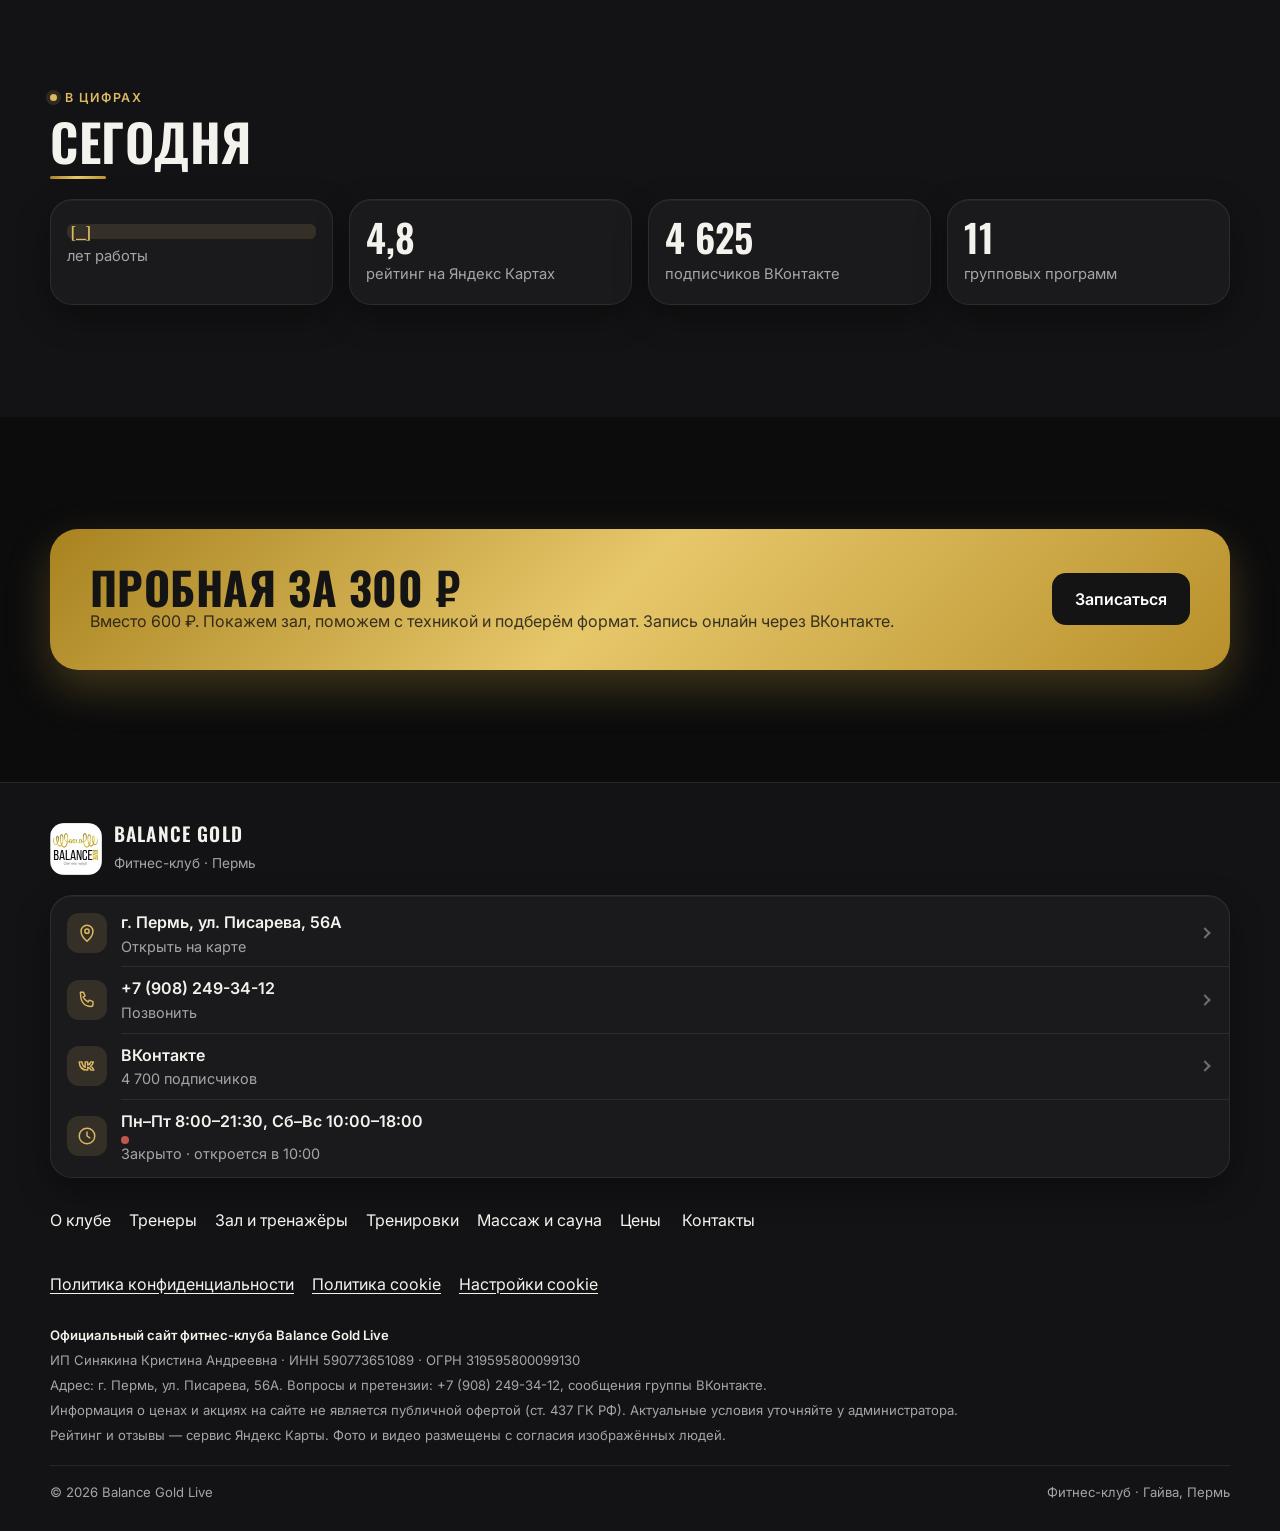
<file: o-klube.html>
<!doctype html>
<html lang="ru" data-theme="dark">
<head>
  <meta charset="utf-8">
  <meta name="viewport" content="width=device-width, initial-scale=1, viewport-fit=cover">
  <meta name="robots" content="noindex, nofollow">
  <title>О клубе — Balance Gold Live, фитнес-клуб на Гайве, Пермь</title>
  <meta name="description" content="Фитнес-клуб Balance Gold Live в Перми: директор, история клуба и цифры.">
  <meta property="og:type" content="website">
  <meta property="og:title" content="О клубе — Balance Gold Live">
  <meta property="og:description" content="Фитнес-клуб Balance Gold Live в Перми: директор, история клуба и цифры.">
  <meta property="og:image" content="assets/logo.png">
  <meta property="og:locale" content="ru_RU">
  <meta name="theme-color" content="#0c0c0d">
  <link rel="icon" href="assets/logo.png">
  <link rel="apple-touch-icon" href="assets/logo.png">
  <script>
    (function (d) {
      try { var t = localStorage.getItem("bg-theme"); if (t) d.setAttribute("data-theme", t); } catch (e) {}
      d.classList.add("js");
      setTimeout(function () { if (!window.__animReady) d.classList.remove("js"); }, 2500);
    })(document.documentElement);
  </script>
  <link rel="preconnect" href="https://fonts.googleapis.com">
  <link rel="preconnect" href="https://fonts.gstatic.com" crossorigin>
  <link href="https://fonts.googleapis.com/css2?family=Inter:wght@400;500;600;700&family=Oswald:wght@500;600;700&display=swap" rel="stylesheet">
  <link rel="stylesheet" href="css/styles.css?v=11">
  <link rel="stylesheet" href="css/app.css?v=11">
  <link rel="stylesheet" href="css/coverflow.css?v=11">
</head>
<body class="app">
  <a class="skip-link" href="#main">Перейти к содержимому</a>
  <header id="site-header"></header>
  <main id="main">
    <section class="page-top">
      <div class="page-top__bg" aria-hidden="true">Club</div>
      <div class="wrap">
        <nav class="crumbs2" aria-label="Хлебные крошки"><a href="index.html">Главная</a><span aria-hidden="true">›</span><span>О клубе</span></nav>
        <span class="dot-label" data-anim="fade">Кто мы</span>
        <h1 data-anim="up" style="--i:1">О клубе</h1>
        <p data-anim="up" style="--i:2">Кто стоит за клубом и как всё начиналось.</p>
      </div>
    </section>

    <section class="sec">
      <div class="wrap"><article class="card person" data-anim="up" data-render="person"></article></div>
    </section>

    <section class="sec sec--invert">
      <div class="wrap">
        <div class="sec-head"><div><span class="dot-label">История</span><h2 class="sec-title">Как начинался клуб</h2></div></div>
        <p class="lede">[Короткий рассказ о том, как появилась идея клуба]</p>
        <div class="card rows" data-anim="left" data-render="historyRows"></div>
      </div>
    </section>

    <section class="sec sec--alt">
      <div class="wrap">
        <div class="sec-head"><div><span class="dot-label">В цифрах</span><h2 class="sec-title">Сегодня</h2></div></div>
        <div class="metrics" data-render="metrics"></div>
      </div>
    </section>

    <section class="sec">
      <div class="wrap">
        <div class="cta-card" data-anim="up">
          <div><h2>Пробная за 300 ₽</h2><p>Вместо 600 ₽. Покажем зал, поможем с техникой и подберём формат. Запись онлайн через ВКонтакте.</p></div>
          <a class="b b--dark b--block press" href="kontakty.html" data-book>Записаться</a>
        </div>
      </div>
    </section>
  </main>
  <footer id="site-footer"></footer>
  <script src="js/data.js?v=11"></script>
  <script src="js/coverflow.js?v=11"></script>
  <script src="js/main.js?v=11"></script>
</body>
</html>
</file>
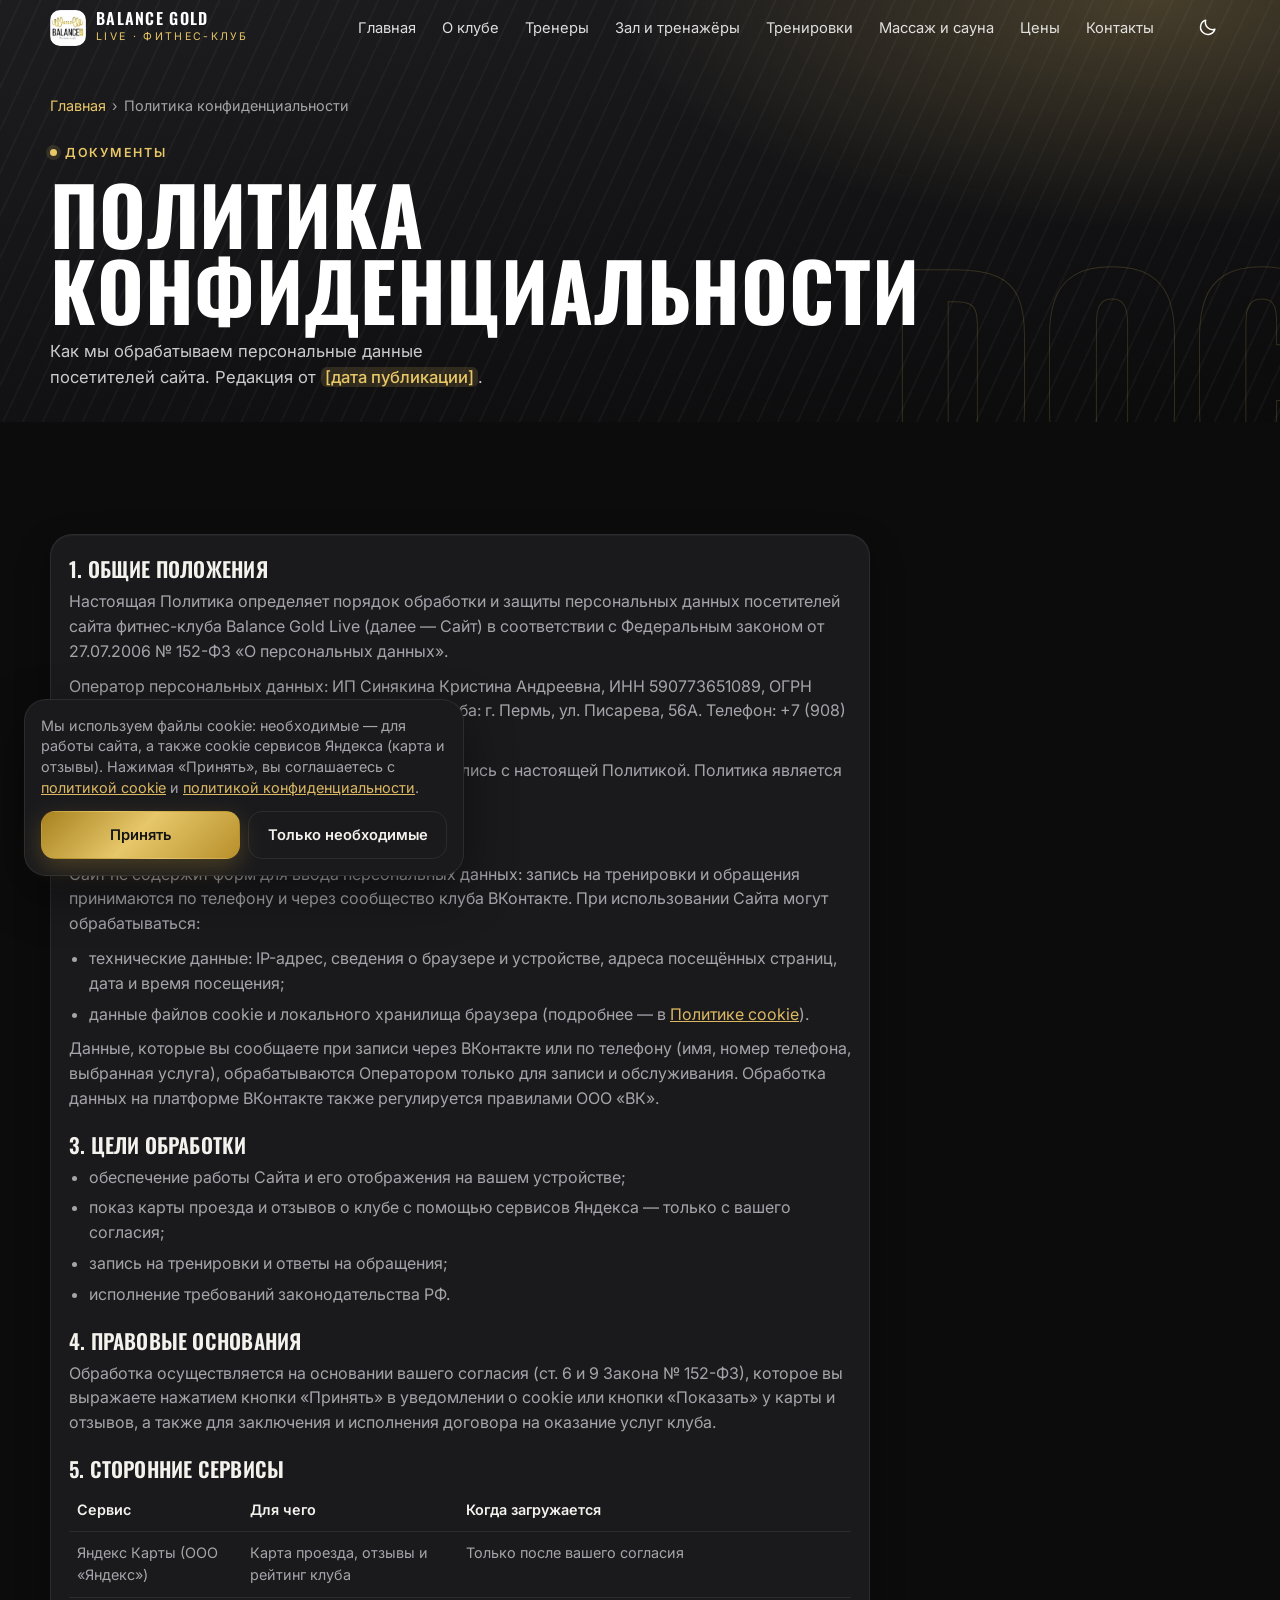
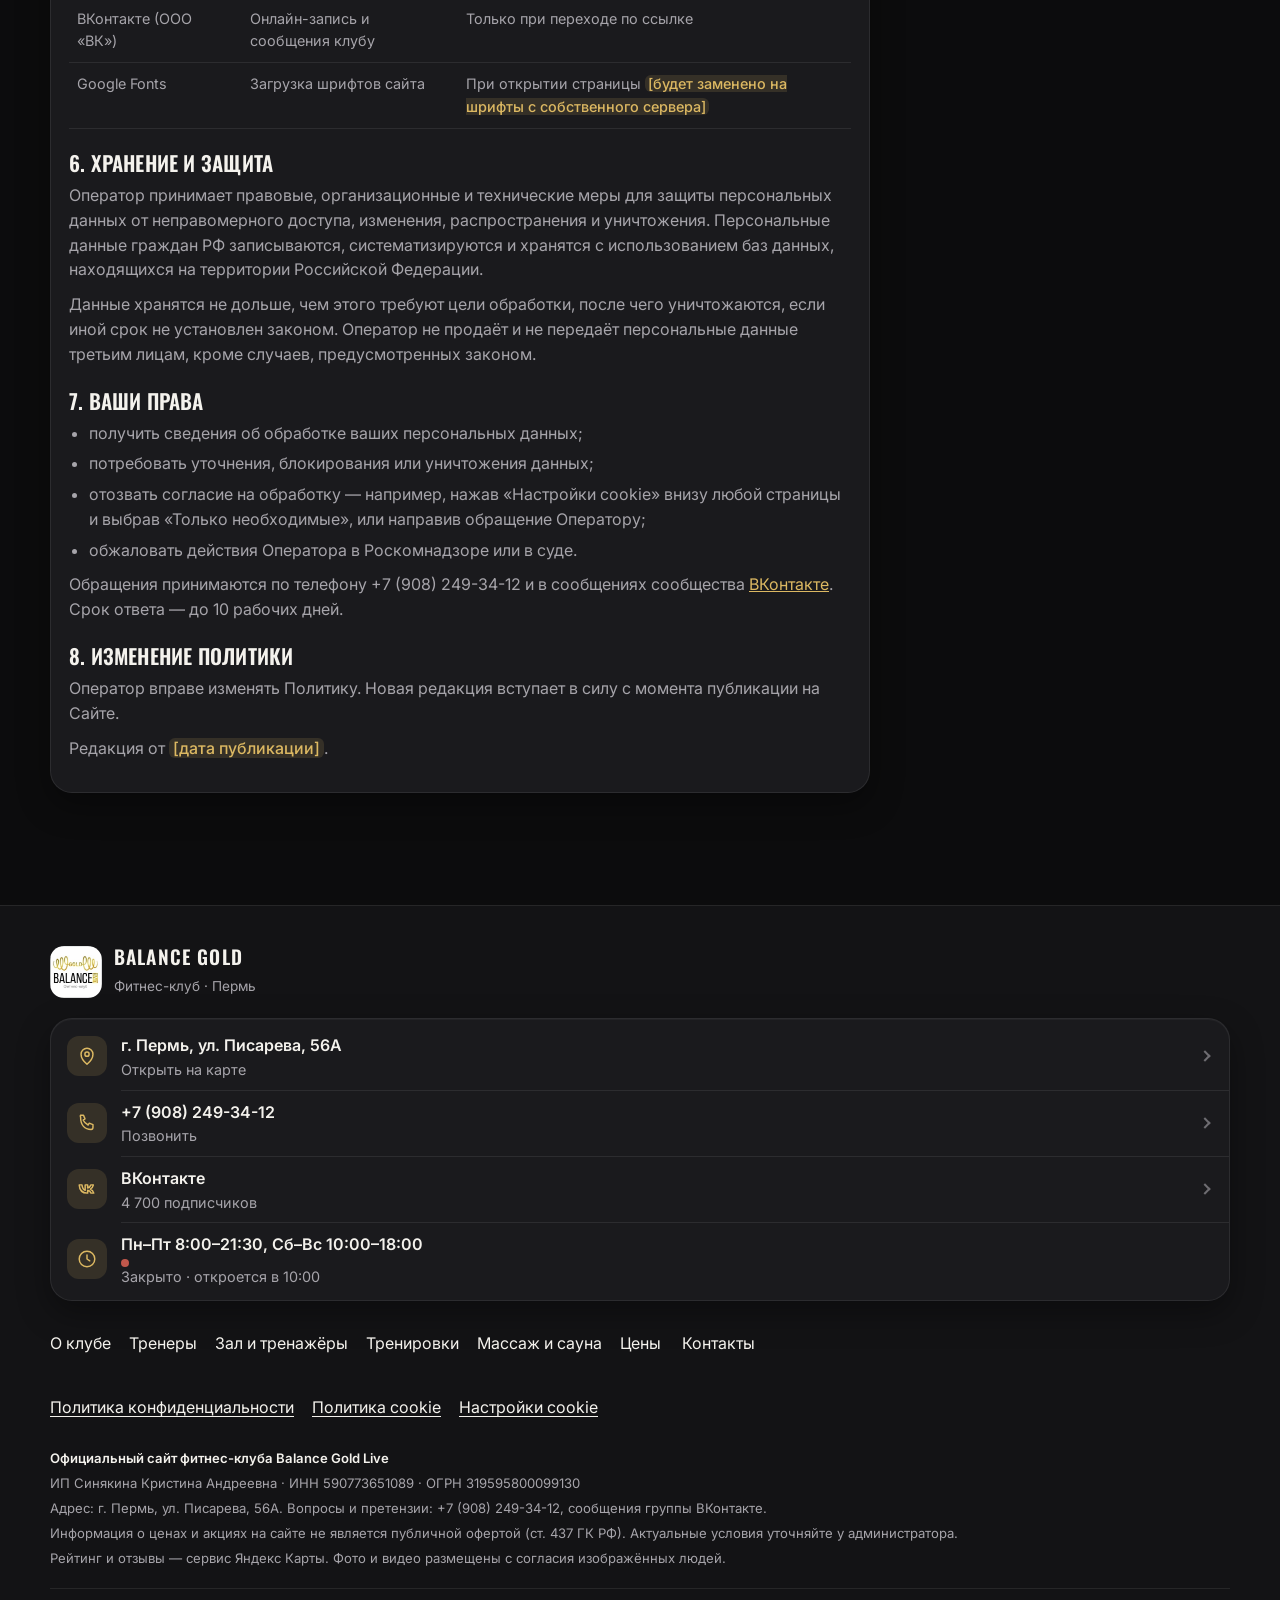
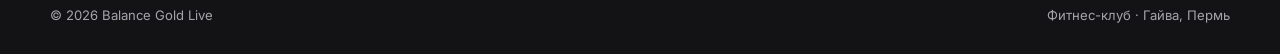
<file: privacy.html>
<!doctype html>
<html lang="ru" data-theme="dark">
<head>
  <meta charset="utf-8">
  <meta name="viewport" content="width=device-width, initial-scale=1, viewport-fit=cover">
  <meta name="robots" content="noindex, nofollow">
  <title>Политика конфиденциальности — Balance Gold Live, фитнес-клуб на Гайве, Пермь</title>
  <meta name="description" content="Политика обработки персональных данных фитнес-клуба Balance Gold Live (Пермь, Гайва).">
  <meta property="og:type" content="website">
  <meta property="og:title" content="Политика конфиденциальности — Balance Gold Live">
  <meta property="og:description" content="Политика обработки персональных данных фитнес-клуба Balance Gold Live (Пермь, Гайва).">
  <meta property="og:image" content="assets/logo.png">
  <meta property="og:locale" content="ru_RU">
  <meta name="theme-color" content="#0c0c0d">
  <link rel="icon" href="assets/logo.png">
  <link rel="apple-touch-icon" href="assets/logo.png">
  <script>
    (function (d) {
      try { var t = localStorage.getItem("bg-theme"); if (t) d.setAttribute("data-theme", t); } catch (e) {}
      d.classList.add("js");
      setTimeout(function () { if (!window.__animReady) d.classList.remove("js"); }, 2500);
    })(document.documentElement);
  </script>
  <link rel="preconnect" href="https://fonts.googleapis.com">
  <link rel="preconnect" href="https://fonts.gstatic.com" crossorigin>
  <link href="https://fonts.googleapis.com/css2?family=Inter:wght@400;500;600;700&family=Oswald:wght@500;600;700&display=swap" rel="stylesheet">
  <link rel="stylesheet" href="css/styles.css?v=11">
  <link rel="stylesheet" href="css/app.css?v=11">
  <link rel="stylesheet" href="css/coverflow.css?v=11">
</head>
<body class="app">
  <a class="skip-link" href="#main">Перейти к содержимому</a>
  <header id="site-header"></header>
  <main id="main">
    <section class="page-top">
      <div class="page-top__bg" aria-hidden="true">Doc</div>
      <div class="wrap">
        <nav class="crumbs2" aria-label="Хлебные крошки"><a href="index.html">Главная</a><span aria-hidden="true">›</span><span>Политика конфиденциальности</span></nav>
        <span class="dot-label" data-anim="fade">Документы</span>
        <h1 data-anim="up" style="--i:1">Политика конфиденциальности</h1>
        <p data-anim="up" style="--i:2">Как мы обрабатываем персональные данные посетителей сайта. Редакция от [дата публикации].</p>
      </div>
    </section>

    <section class="sec">
      <div class="wrap">
        <article class="card prose2" data-anim="up">
          <h2>1. Общие положения</h2>
          <p>Настоящая Политика определяет порядок обработки и защиты персональных данных посетителей сайта фитнес-клуба Balance Gold Live (далее — Сайт) в соответствии с Федеральным законом от 27.07.2006 № 152-ФЗ «О персональных данных».</p>
          <p>Оператор персональных данных: <span data-render="legal"></span> (далее — Оператор). Адрес клуба: г. Пермь, ул. Писарева, 56А. Телефон: +7 (908) 249-34-12.</p>
          <p>Используя Сайт, вы подтверждаете, что ознакомились с настоящей Политикой. Политика является общедоступной и размещена на Сайте постоянно.</p>

          <h2>2. Какие данные обрабатываются</h2>
          <p>Сайт не содержит форм для ввода персональных данных: запись на тренировки и обращения принимаются по телефону и через сообщество клуба ВКонтакте. При использовании Сайта могут обрабатываться:</p>
          <ul>
            <li>технические данные: IP-адрес, сведения о браузере и устройстве, адреса посещённых страниц, дата и время посещения;</li>
            <li>данные файлов cookie и локального хранилища браузера (подробнее — в <a href="cookie.html">Политике cookie</a>).</li>
          </ul>
          <p>Данные, которые вы сообщаете при записи через ВКонтакте или по телефону (имя, номер телефона, выбранная услуга), обрабатываются Оператором только для записи и обслуживания. Обработка данных на платформе ВКонтакте также регулируется правилами ООО «ВК».</p>

          <h2>3. Цели обработки</h2>
          <ul>
            <li>обеспечение работы Сайта и его отображения на вашем устройстве;</li>
            <li>показ карты проезда и отзывов о клубе с помощью сервисов Яндекса — только с вашего согласия;</li>
            <li>запись на тренировки и ответы на обращения;</li>
            <li>исполнение требований законодательства РФ.</li>
          </ul>

          <h2>4. Правовые основания</h2>
          <p>Обработка осуществляется на основании вашего согласия (ст. 6 и 9 Закона № 152-ФЗ), которое вы выражаете нажатием кнопки «Принять» в уведомлении о cookie или кнопки «Показать» у карты и отзывов, а также для заключения и исполнения договора на оказание услуг клуба.</p>

          <h2>5. Сторонние сервисы</h2>
          <table>
            <tr><th>Сервис</th><th>Для чего</th><th>Когда загружается</th></tr>
            <tr><td>Яндекс Карты (ООО «Яндекс»)</td><td>Карта проезда, отзывы и рейтинг клуба</td><td>Только после вашего согласия</td></tr>
            <tr><td>ВКонтакте (ООО «ВК»)</td><td>Онлайн-запись и сообщения клубу</td><td>Только при переходе по ссылке</td></tr>
            <tr><td>Google Fonts</td><td>Загрузка шрифтов сайта</td><td>При открытии страницы [будет заменено на шрифты с собственного сервера]</td></tr>
          </table>

          <h2>6. Хранение и защита</h2>
          <p>Оператор принимает правовые, организационные и технические меры для защиты персональных данных от неправомерного доступа, изменения, распространения и уничтожения. Персональные данные граждан РФ записываются, систематизируются и хранятся с использованием баз данных, находящихся на территории Российской Федерации.</p>
          <p>Данные хранятся не дольше, чем этого требуют цели обработки, после чего уничтожаются, если иной срок не установлен законом. Оператор не продаёт и не передаёт персональные данные третьим лицам, кроме случаев, предусмотренных законом.</p>

          <h2>7. Ваши права</h2>
          <ul>
            <li>получить сведения об обработке ваших персональных данных;</li>
            <li>потребовать уточнения, блокирования или уничтожения данных;</li>
            <li>отозвать согласие на обработку — например, нажав «Настройки cookie» внизу любой страницы и выбрав «Только необходимые», или направив обращение Оператору;</li>
            <li>обжаловать действия Оператора в Роскомнадзоре или в суде.</li>
          </ul>
          <p>Обращения принимаются по телефону +7 (908) 249-34-12 и в сообщениях сообщества <a href="https://vk.ru/club185053084" target="_blank" rel="noopener">ВКонтакте</a>. Срок ответа — до 10 рабочих дней.</p>

          <h2>8. Изменение Политики</h2>
          <p>Оператор вправе изменять Политику. Новая редакция вступает в силу с момента публикации на Сайте.</p>
          <p>Редакция от [дата публикации].</p>
        </article>
      </div>
    </section>
  </main>
  <footer id="site-footer"></footer>
  <script src="js/data.js?v=11"></script>
  <script src="js/coverflow.js?v=11"></script>
  <script src="js/main.js?v=11"></script>
</body>
</html>
</file>
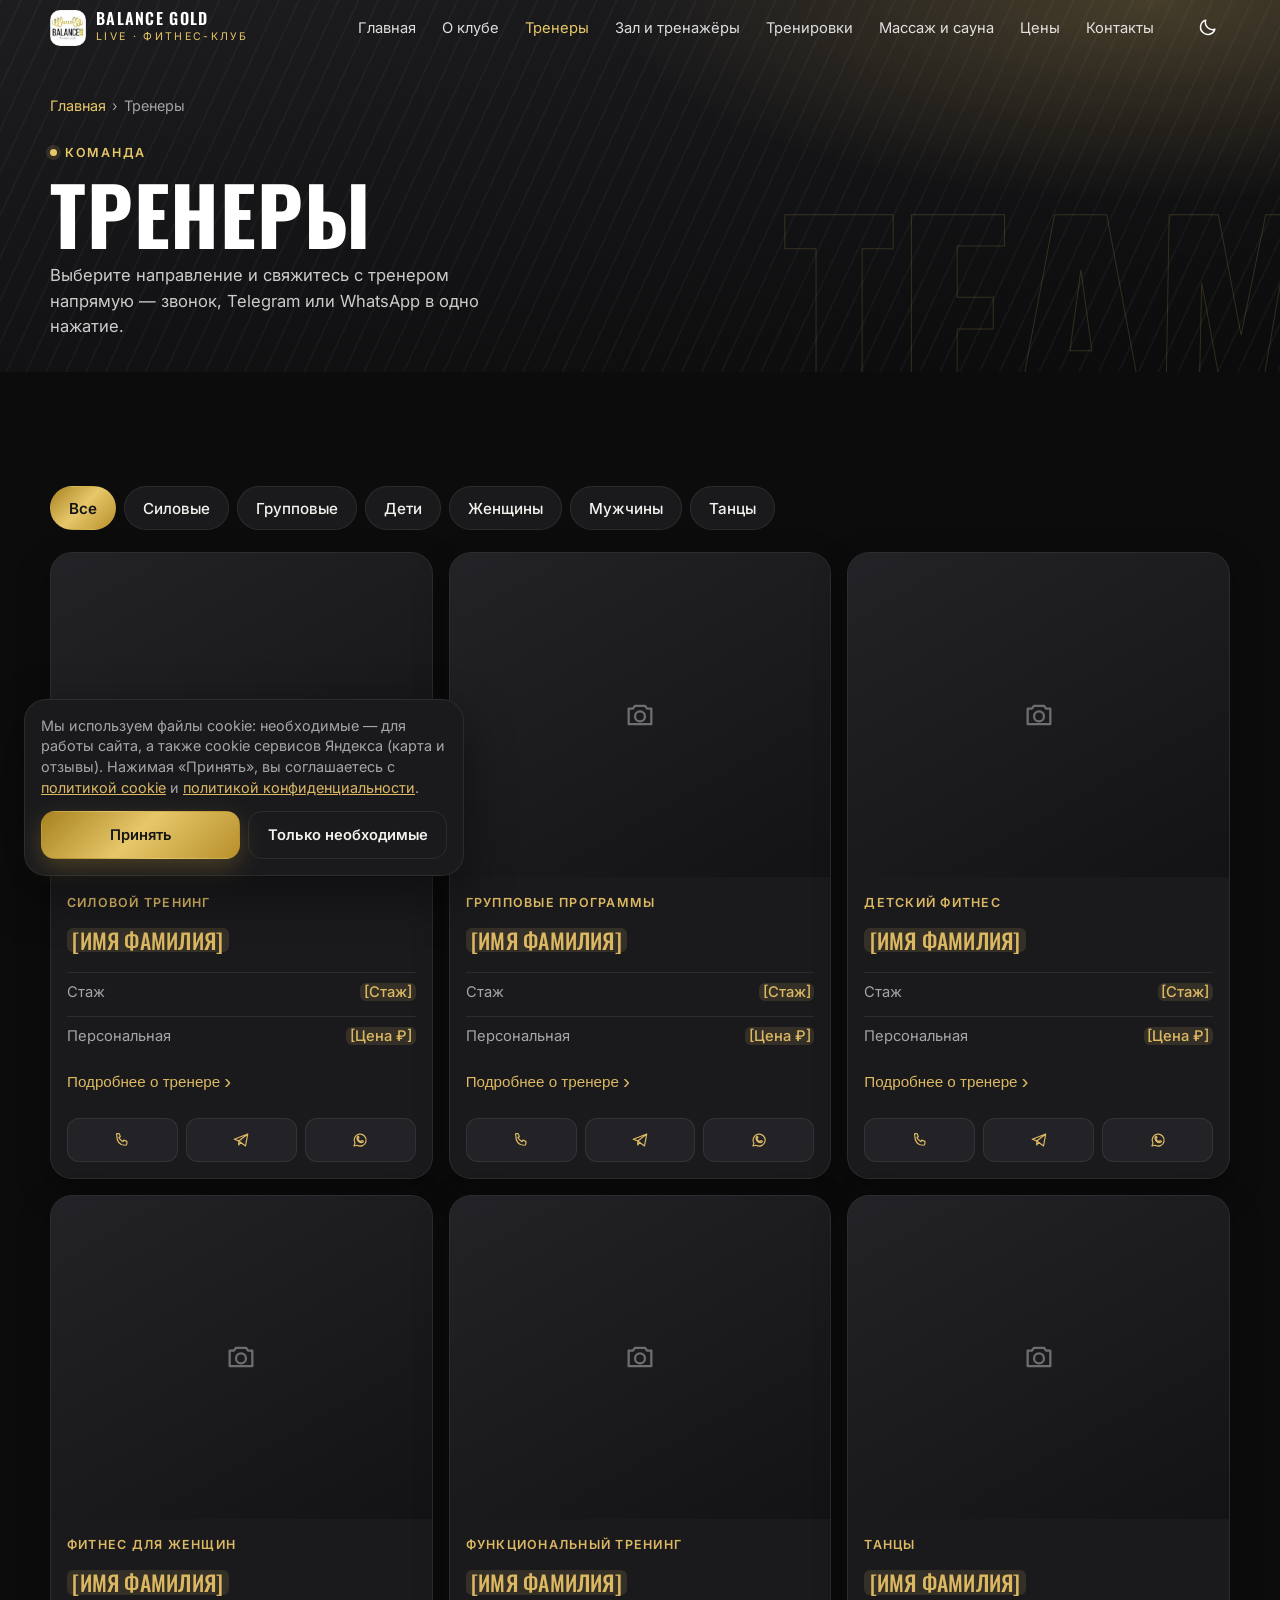
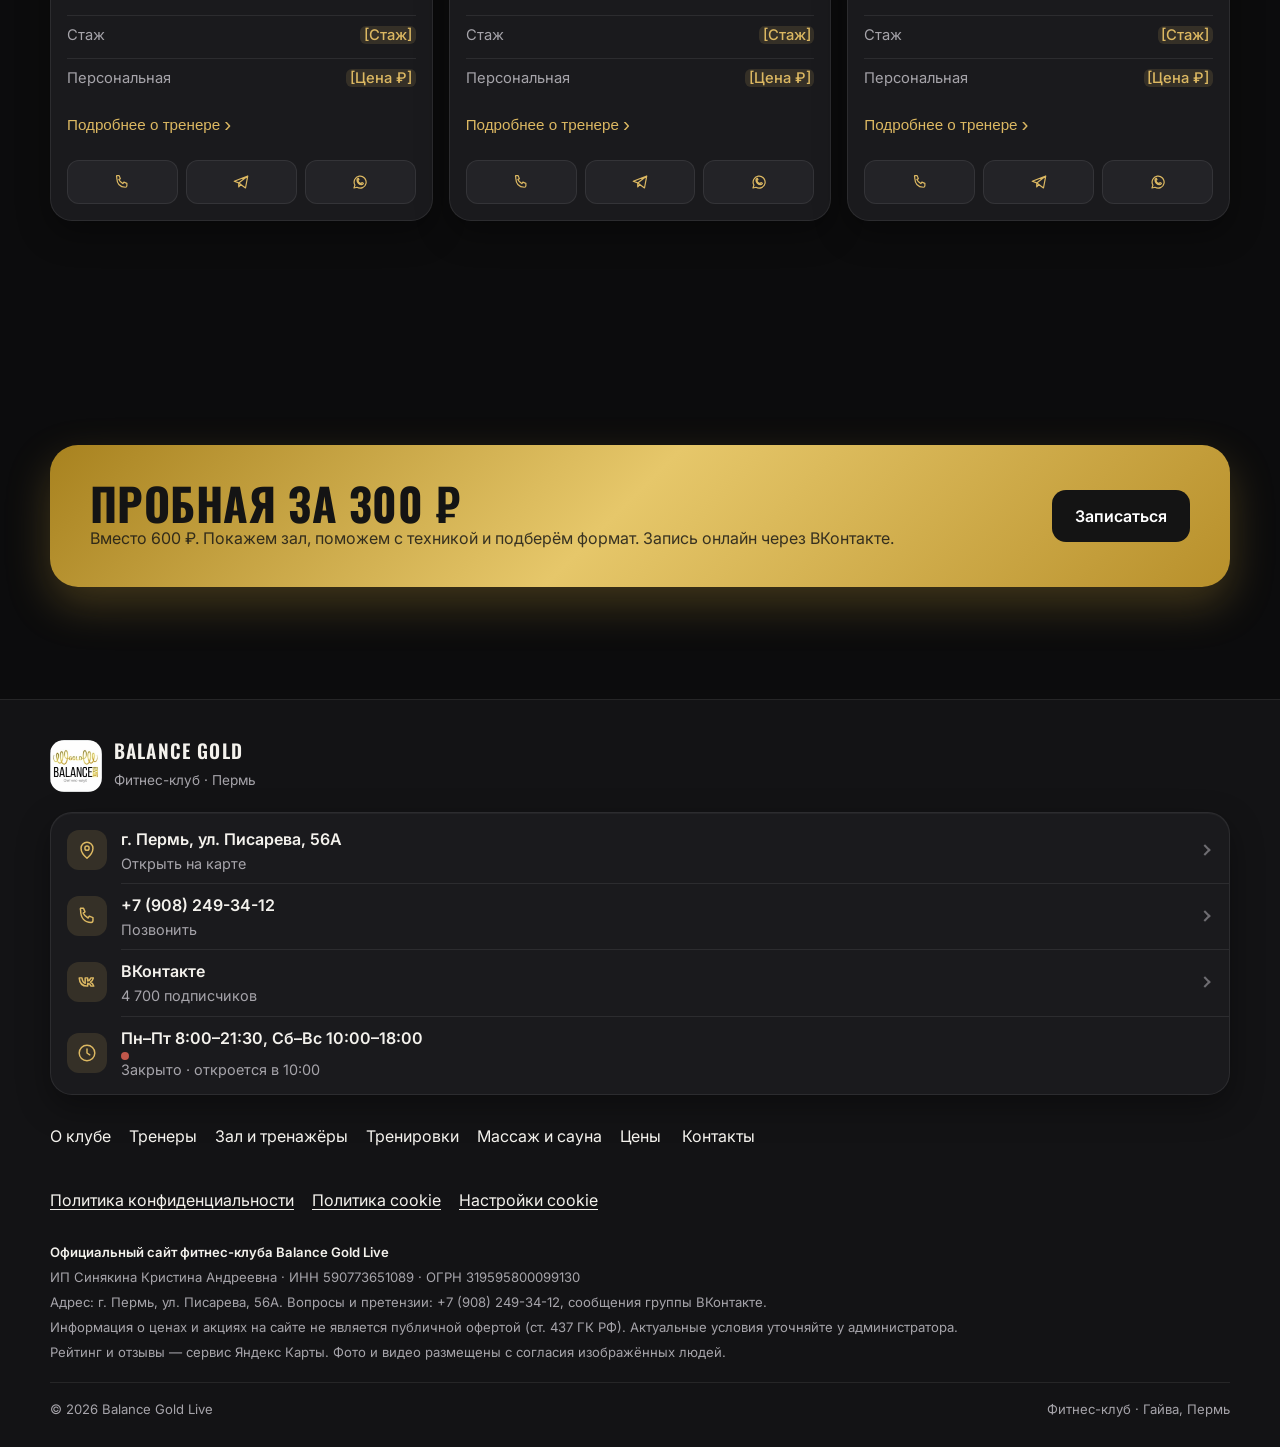
<file: trenery.html>
<!doctype html>
<html lang="ru" data-theme="dark">
<head>
  <meta charset="utf-8">
  <meta name="viewport" content="width=device-width, initial-scale=1, viewport-fit=cover">
  <meta name="robots" content="noindex, nofollow">
  <title>Тренеры — Balance Gold Live, фитнес-клуб на Гайве, Пермь</title>
  <meta name="description" content="Тренеры фитнес-клуба Balance Gold Live: силовые, групповые, детские и танцевальные направления.">
  <meta property="og:type" content="website">
  <meta property="og:title" content="Тренеры — Balance Gold Live">
  <meta property="og:description" content="Тренеры фитнес-клуба Balance Gold Live: силовые, групповые, детские и танцевальные направления.">
  <meta property="og:image" content="assets/logo.png">
  <meta property="og:locale" content="ru_RU">
  <meta name="theme-color" content="#0c0c0d">
  <link rel="icon" href="assets/logo.png">
  <link rel="apple-touch-icon" href="assets/logo.png">
  <script>
    (function (d) {
      try { var t = localStorage.getItem("bg-theme"); if (t) d.setAttribute("data-theme", t); } catch (e) {}
      d.classList.add("js");
      setTimeout(function () { if (!window.__animReady) d.classList.remove("js"); }, 2500);
    })(document.documentElement);
  </script>
  <link rel="preconnect" href="https://fonts.googleapis.com">
  <link rel="preconnect" href="https://fonts.gstatic.com" crossorigin>
  <link href="https://fonts.googleapis.com/css2?family=Inter:wght@400;500;600;700&family=Oswald:wght@500;600;700&display=swap" rel="stylesheet">
  <link rel="stylesheet" href="css/styles.css?v=11">
  <link rel="stylesheet" href="css/app.css?v=11">
  <link rel="stylesheet" href="css/coverflow.css?v=11">
</head>
<body class="app">
  <a class="skip-link" href="#main">Перейти к содержимому</a>
  <header id="site-header"></header>
  <main id="main">
    <section class="page-top">
      <div class="page-top__bg" aria-hidden="true">Team</div>
      <div class="wrap">
        <nav class="crumbs2" aria-label="Хлебные крошки"><a href="index.html">Главная</a><span aria-hidden="true">›</span><span>Тренеры</span></nav>
        <span class="dot-label" data-anim="fade">Команда</span>
        <h1 data-anim="up" style="--i:1">Тренеры</h1>
        <p data-anim="up" style="--i:2">Выберите направление и свяжитесь с тренером напрямую — звонок, Telegram или WhatsApp в одно нажатие.</p>
      </div>
    </section>

    <section class="sec">
      <div class="wrap">
        <div class="pills" role="group" aria-label="Фильтр по направлению" data-render="pills"></div>
        <div class="grid2 grid2--3" data-render="coaches" data-more="1"></div>
      </div>
    </section>

    <section class="sec">
      <div class="wrap">
        <div class="cta-card" data-anim="up">
          <div><h2>Пробная за 300 ₽</h2><p>Вместо 600 ₽. Покажем зал, поможем с техникой и подберём формат. Запись онлайн через ВКонтакте.</p></div>
          <a class="b b--dark b--block press" href="kontakty.html" data-book>Записаться</a>
        </div>
      </div>
    </section>
  </main>
  <footer id="site-footer"></footer>
  <script src="js/data.js?v=11"></script>
  <script src="js/coverflow.js?v=11"></script>
  <script src="js/main.js?v=11"></script>
</body>
</html>
</file>
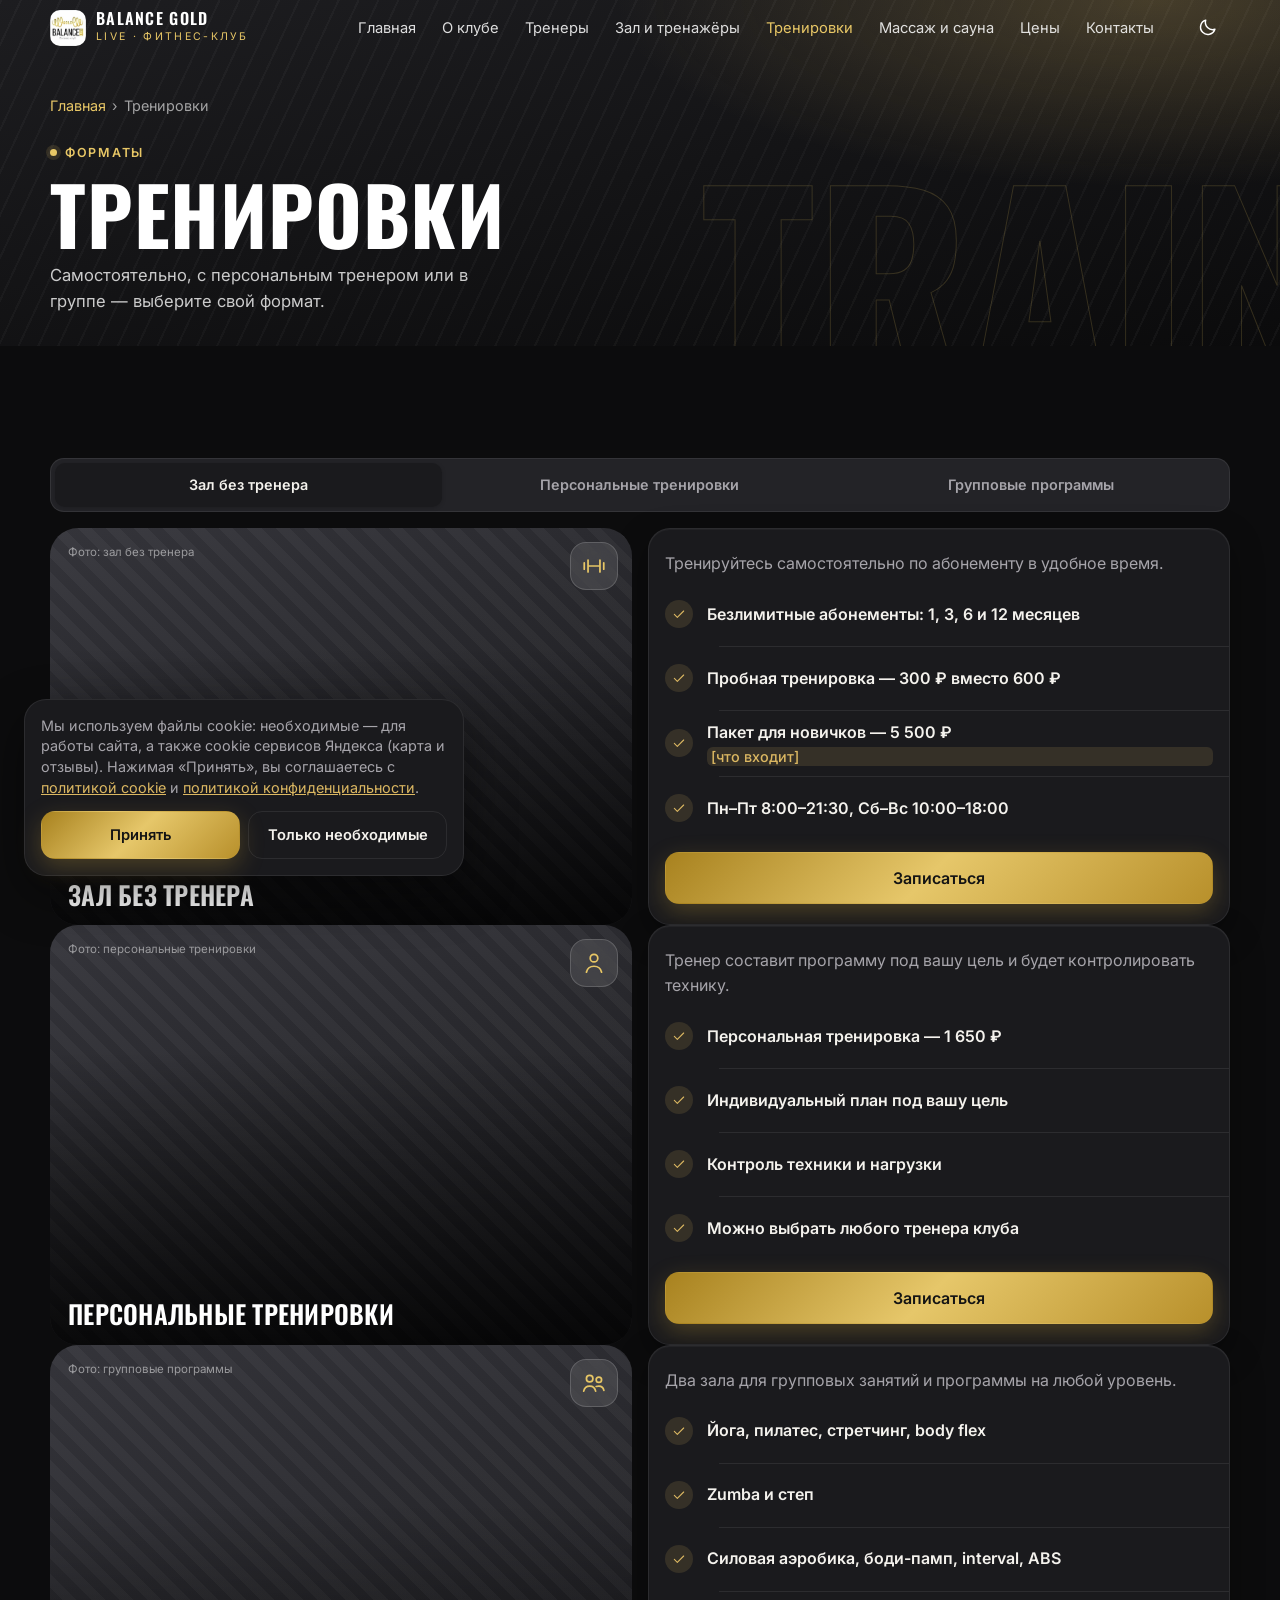
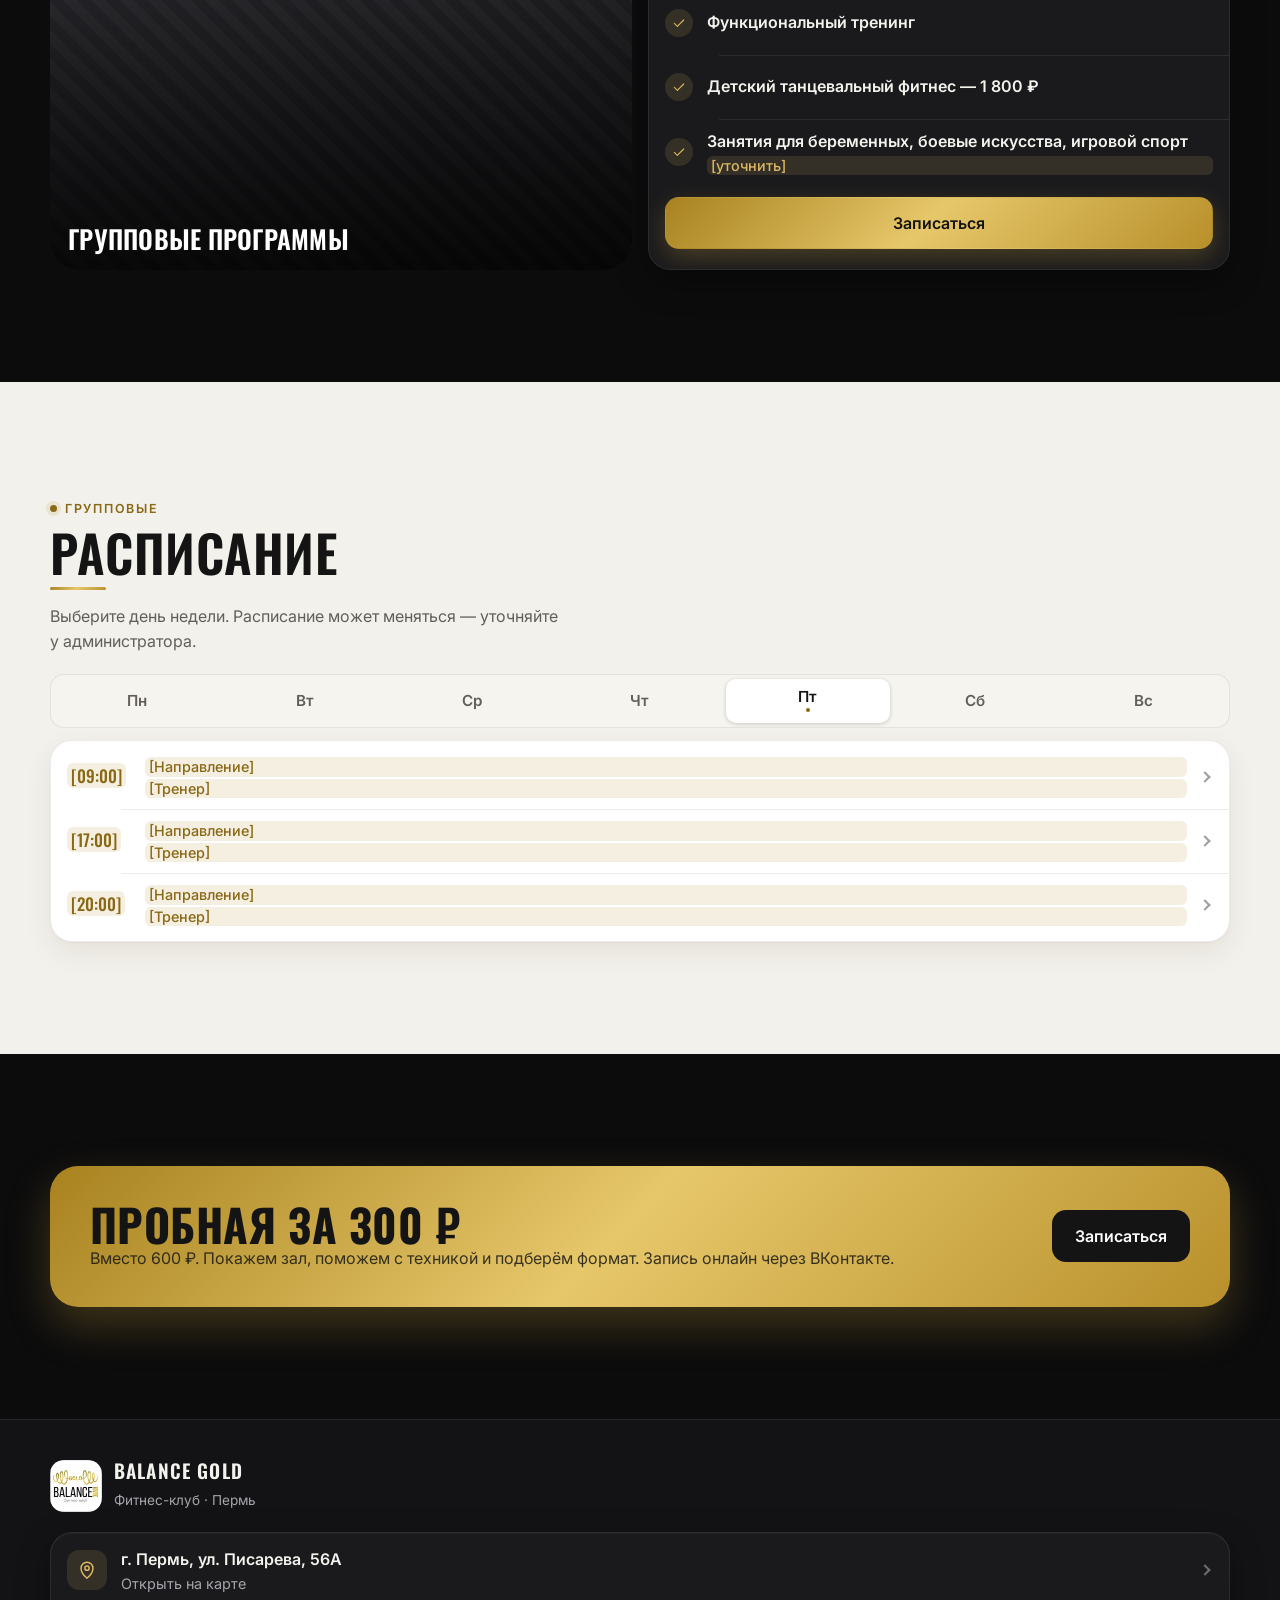
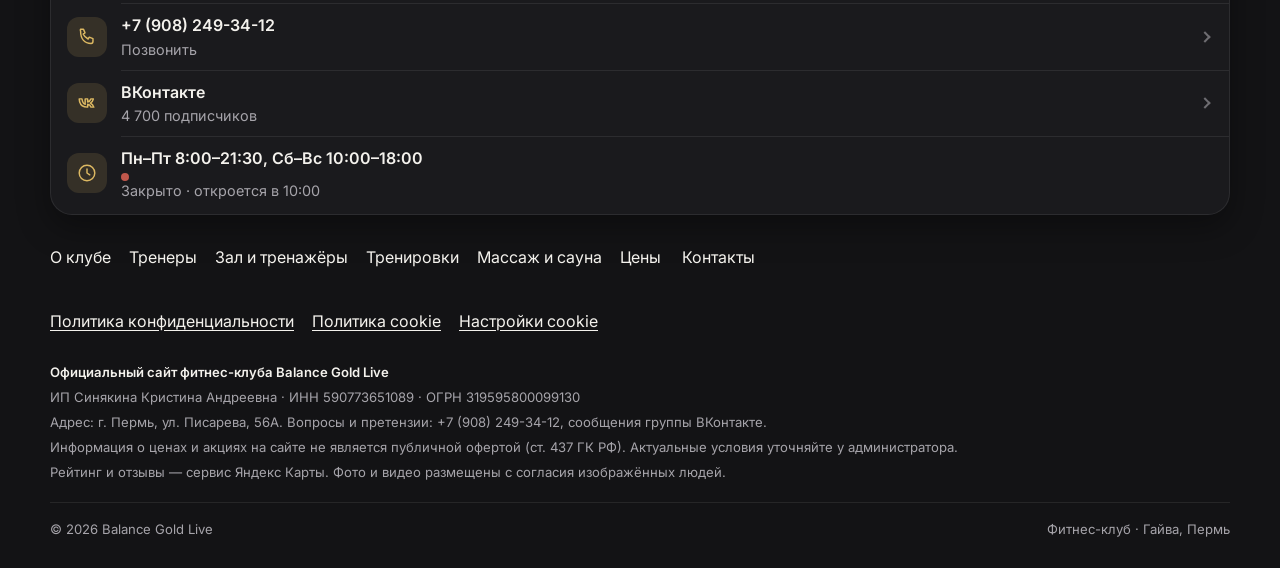
<file: trenirovki.html>
<!doctype html>
<html lang="ru" data-theme="dark">
<head>
  <meta charset="utf-8">
  <meta name="viewport" content="width=device-width, initial-scale=1, viewport-fit=cover">
  <meta name="robots" content="noindex, nofollow">
  <title>Тренировки — Balance Gold Live, фитнес-клуб на Гайве, Пермь</title>
  <meta name="description" content="Тренировки в Balance Gold Live: зал без тренера, персональные тренировки, групповые программы и расписание.">
  <meta property="og:type" content="website">
  <meta property="og:title" content="Тренировки — Balance Gold Live">
  <meta property="og:description" content="Тренировки в Balance Gold Live: зал без тренера, персональные тренировки, групповые программы и расписание.">
  <meta property="og:image" content="assets/logo.png">
  <meta property="og:locale" content="ru_RU">
  <meta name="theme-color" content="#0c0c0d">
  <link rel="icon" href="assets/logo.png">
  <link rel="apple-touch-icon" href="assets/logo.png">
  <script>
    (function (d) {
      try { var t = localStorage.getItem("bg-theme"); if (t) d.setAttribute("data-theme", t); } catch (e) {}
      d.classList.add("js");
      setTimeout(function () { if (!window.__animReady) d.classList.remove("js"); }, 2500);
    })(document.documentElement);
  </script>
  <link rel="preconnect" href="https://fonts.googleapis.com">
  <link rel="preconnect" href="https://fonts.gstatic.com" crossorigin>
  <link href="https://fonts.googleapis.com/css2?family=Inter:wght@400;500;600;700&family=Oswald:wght@500;600;700&display=swap" rel="stylesheet">
  <link rel="stylesheet" href="css/styles.css?v=11">
  <link rel="stylesheet" href="css/app.css?v=11">
  <link rel="stylesheet" href="css/coverflow.css?v=11">
</head>
<body class="app">
  <a class="skip-link" href="#main">Перейти к содержимому</a>
  <header id="site-header"></header>
  <main id="main">
    <section class="page-top">
      <div class="page-top__bg" aria-hidden="true">Train</div>
      <div class="wrap">
        <nav class="crumbs2" aria-label="Хлебные крошки"><a href="index.html">Главная</a><span aria-hidden="true">›</span><span>Тренировки</span></nav>
        <span class="dot-label" data-anim="fade">Форматы</span>
        <h1 data-anim="up" style="--i:1">Тренировки</h1>
        <p data-anim="up" style="--i:2">Самостоятельно, с персональным тренером или в группе — выберите свой формат.</p>
      </div>
    </section>

    <section class="sec">
      <div class="wrap" data-anim="up" data-render="formats"></div>
    </section>

    <section class="sec sec--invert" id="raspisanie">
      <div class="wrap">
        <div class="sec-head"><div><span class="dot-label">Групповые</span><h2 class="sec-title">Расписание</h2></div></div>
        <p class="lede">Выберите день недели. Расписание может меняться — уточняйте у администратора.</p>
        <div data-anim="up" data-render="dayTabs"></div>
      </div>
    </section>

    <section class="sec">
      <div class="wrap">
        <div class="cta-card" data-anim="up">
          <div><h2>Пробная за 300 ₽</h2><p>Вместо 600 ₽. Покажем зал, поможем с техникой и подберём формат. Запись онлайн через ВКонтакте.</p></div>
          <a class="b b--dark b--block press" href="kontakty.html" data-book>Записаться</a>
        </div>
      </div>
    </section>
  </main>
  <footer id="site-footer"></footer>
  <script src="js/data.js?v=11"></script>
  <script src="js/coverflow.js?v=11"></script>
  <script src="js/main.js?v=11"></script>
</body>
</html>
</file>
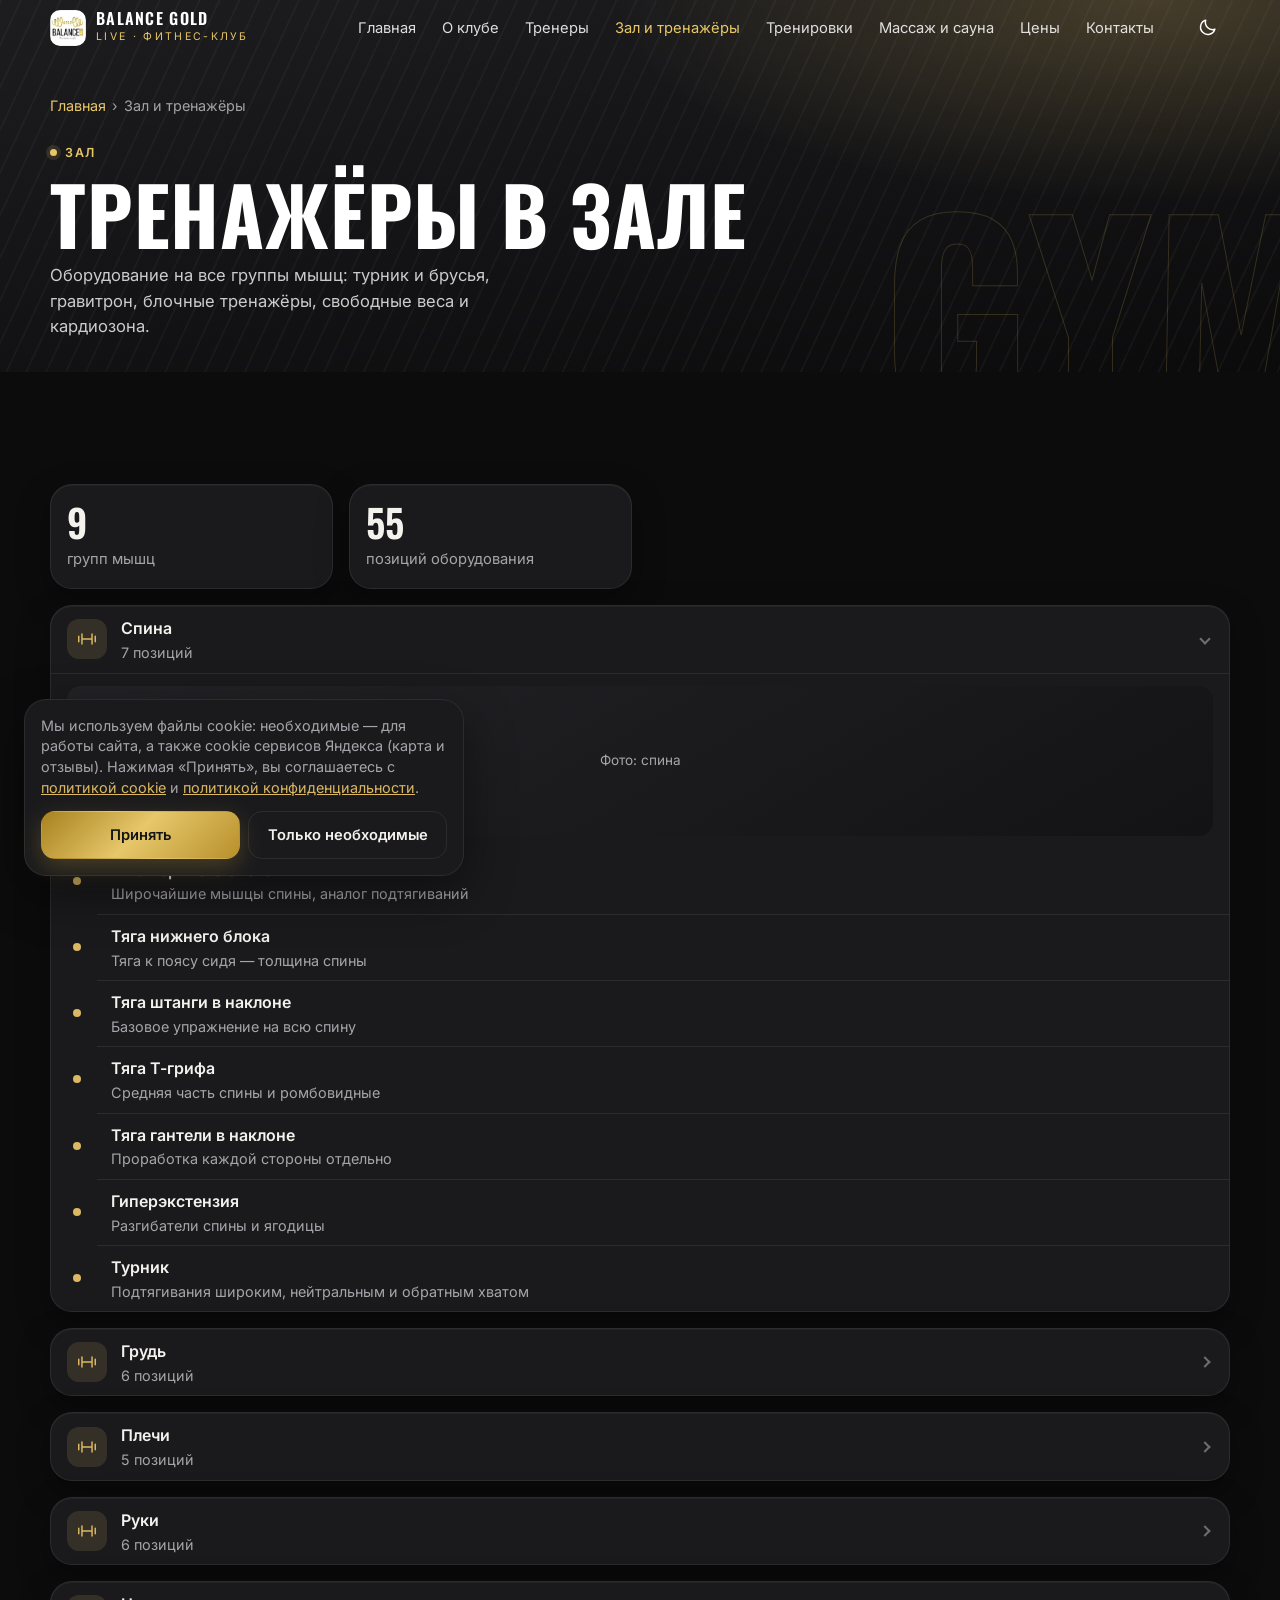
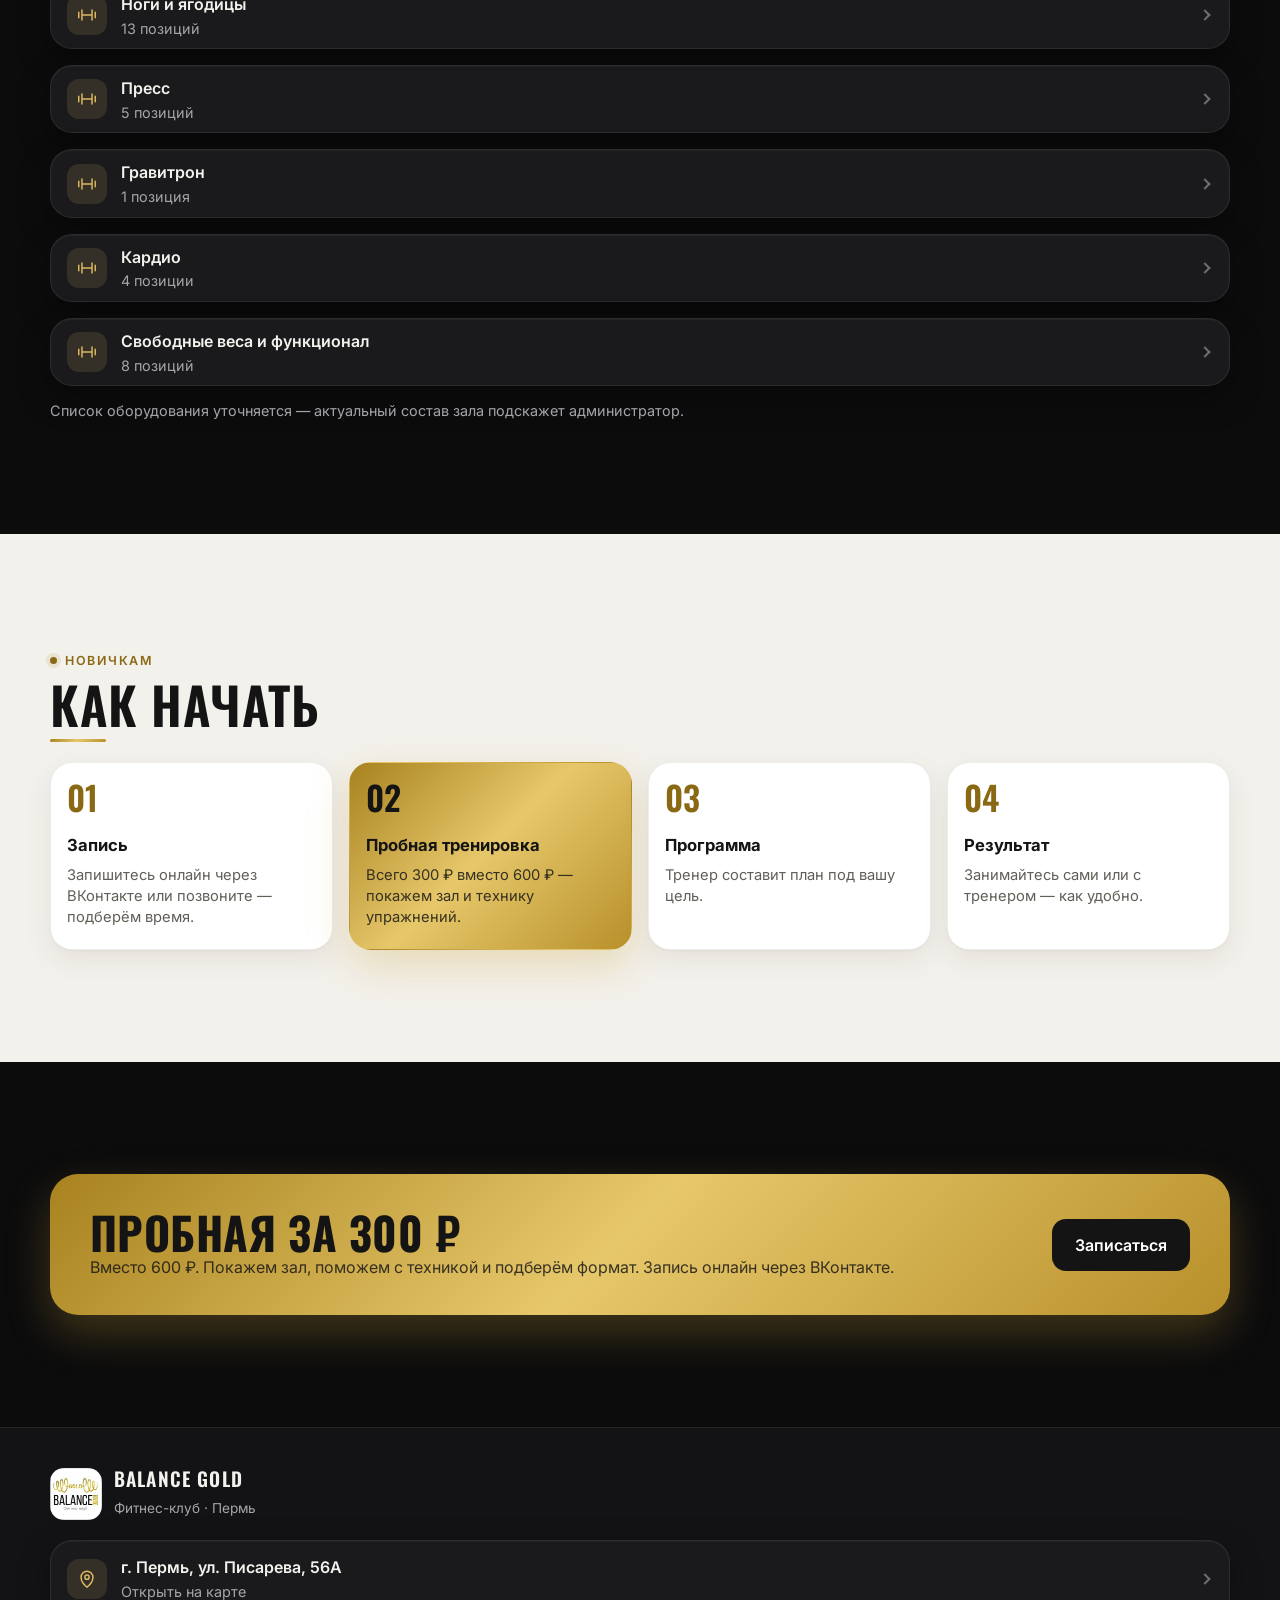
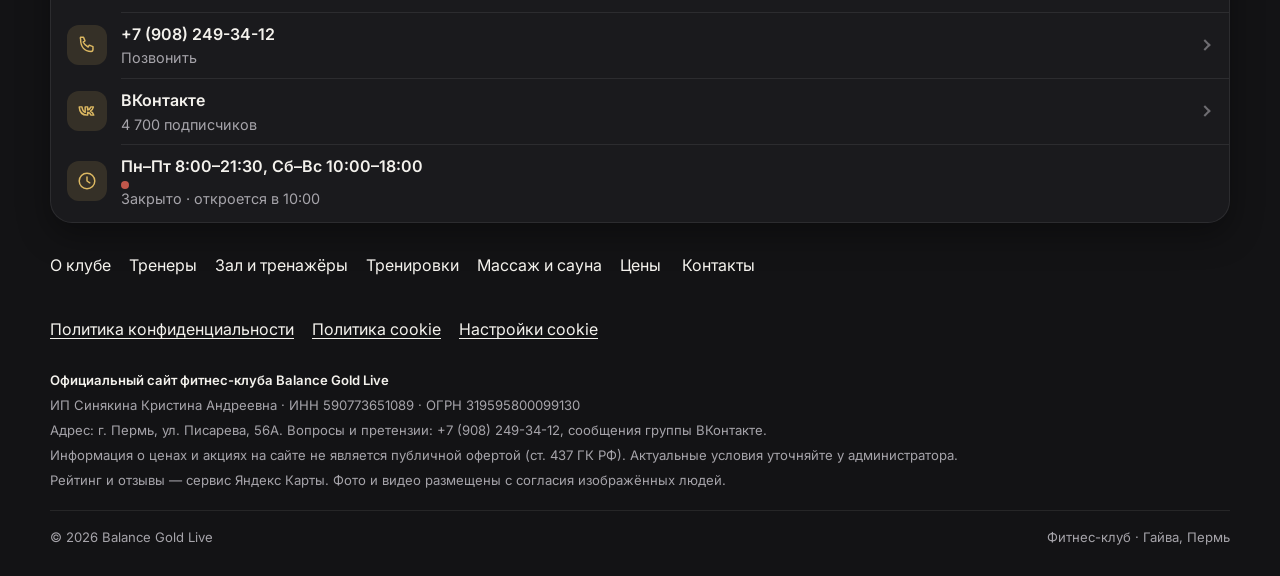
<file: zal.html>
<!doctype html>
<html lang="ru" data-theme="dark">
<head>
  <meta charset="utf-8">
  <meta name="viewport" content="width=device-width, initial-scale=1, viewport-fit=cover">
  <meta name="robots" content="noindex, nofollow">
  <title>Зал и тренажёры — Balance Gold Live, фитнес-клуб на Гайве, Пермь</title>
  <meta name="description" content="Тренажёры фитнес-клуба Balance Gold Live по группам мышц: спина, грудь, плечи, руки, ноги, пресс, кардио.">
  <meta property="og:type" content="website">
  <meta property="og:title" content="Зал и тренажёры — Balance Gold Live">
  <meta property="og:description" content="Тренажёры фитнес-клуба Balance Gold Live по группам мышц: спина, грудь, плечи, руки, ноги, пресс, кардио.">
  <meta property="og:image" content="assets/logo.png">
  <meta property="og:locale" content="ru_RU">
  <meta name="theme-color" content="#0c0c0d">
  <link rel="icon" href="assets/logo.png">
  <link rel="apple-touch-icon" href="assets/logo.png">
  <script>
    (function (d) {
      try { var t = localStorage.getItem("bg-theme"); if (t) d.setAttribute("data-theme", t); } catch (e) {}
      d.classList.add("js");
      setTimeout(function () { if (!window.__animReady) d.classList.remove("js"); }, 2500);
    })(document.documentElement);
  </script>
  <link rel="preconnect" href="https://fonts.googleapis.com">
  <link rel="preconnect" href="https://fonts.gstatic.com" crossorigin>
  <link href="https://fonts.googleapis.com/css2?family=Inter:wght@400;500;600;700&family=Oswald:wght@500;600;700&display=swap" rel="stylesheet">
  <link rel="stylesheet" href="css/styles.css?v=11">
  <link rel="stylesheet" href="css/app.css?v=11">
  <link rel="stylesheet" href="css/coverflow.css?v=11">
</head>
<body class="app">
  <a class="skip-link" href="#main">Перейти к содержимому</a>
  <header id="site-header"></header>
  <main id="main">
    <section class="page-top">
      <div class="page-top__bg" aria-hidden="true">Gym</div>
      <div class="wrap">
        <nav class="crumbs2" aria-label="Хлебные крошки"><a href="index.html">Главная</a><span aria-hidden="true">›</span><span>Зал и тренажёры</span></nav>
        <span class="dot-label" data-anim="fade">Зал</span>
        <h1 data-anim="up" style="--i:1">Тренажёры в зале</h1>
        <p data-anim="up" style="--i:2">Оборудование на все группы мышц: турник и брусья, гравитрон, блочные тренажёры, свободные веса и кардиозона.</p>
      </div>
    </section>

    <!-- ВНИМАНИЕ: список тренажёров общий (типовой). Сверьте его с реальным оборудованием зала — правится в js/data.js → equipment. -->
    <section class="sec">
      <div class="wrap">
        <div class="metrics" style="margin-bottom:var(--gap)">
          <div class="card metric" data-anim="up"><b data-render="groupCount"></b><span>групп мышц</span></div>
          <div class="card metric" data-anim="up" style="--i:1"><b data-render="equipCount"></b><span>позиций оборудования</span></div>
        </div>
        <div class="stack" data-render="equipFolds"></div>
        <p class="disclaim">Список оборудования уточняется — актуальный состав зала подскажет администратор.</p>
      </div>
    </section>

    <section class="sec sec--invert">
      <div class="wrap">
        <div class="sec-head"><div><span class="dot-label">Новичкам</span><h2 class="sec-title">Как начать</h2></div></div>
        <div class="steps2" data-render="steps2"></div>
      </div>
    </section>

    <section class="sec">
      <div class="wrap">
        <div class="cta-card" data-anim="up">
          <div><h2>Пробная за 300 ₽</h2><p>Вместо 600 ₽. Покажем зал, поможем с техникой и подберём формат. Запись онлайн через ВКонтакте.</p></div>
          <a class="b b--dark b--block press" href="kontakty.html" data-book>Записаться</a>
        </div>
      </div>
    </section>
  </main>
  <footer id="site-footer"></footer>
  <script src="js/data.js?v=11"></script>
  <script src="js/coverflow.js?v=11"></script>
  <script src="js/main.js?v=11"></script>
</body>
</html>
</file>
<file: css/styles.css>
/* =========================================================
   Balance Gold Live — дизайн-токены
   Меняйте цвета, шрифты и отступы здесь — они применятся ко всему сайту.
   ========================================================= */
:root {
  /* Цвета */
  --black: #0d0d0e;
  --graphite: #17171a;
  --graphite-2: #212125;
  --line-dark: #2e2e33;
  --white: #ffffff;
  --paper: #f6f4ef;          /* тёплый светлый фон для светлых секций */
  --line-light: #e4e0d6;
  --text: #1a1a1c;
  --text-muted: #5f5f66;     /* серый на светлом (контраст ≥ 4.5:1) */
  --text-muted-dark: #a6a6ad;/* серый на тёмном (контраст ≥ 4.5:1) */

  --gold: #c9a23a;           /* основной золотой — на тёмном фоне */
  --gold-light: #e8c766;
  --gold-dark: #9a7418;
  --gold-ink: #7d5e10;       /* золото для текста на белом (контраст ≥ 4.5:1) */
  --gold-grad: linear-gradient(135deg, #b8902b 0%, #e8c766 48%, #9a7418 100%);

  /* Шрифты */
  --font-head: "Oswald", "Arial Narrow", sans-serif;
  --font-body: "Inter", system-ui, -apple-system, "Segoe UI", sans-serif;

  /* Размеры текста (адаптивные) */
  --fs-h1: clamp(2.4rem, 6vw + 1rem, 5.2rem);
  --fs-h2: clamp(1.9rem, 3vw + 1rem, 3rem);
  --fs-h3: 1.25rem;
  --fs-body: 1rem;
  --fs-small: .875rem;

  /* Отступы */
  --sp-1: 4px;  --sp-2: 8px;  --sp-3: 12px; --sp-4: 16px;
  --sp-5: 24px; --sp-6: 32px; --sp-7: 48px; --sp-8: 72px; --sp-9: 112px;
  --container: 1200px;
  --gutter: 16px;

  /* Формы */
  --radius: 14px;
  --radius-sm: 8px;
  --shadow: 0 10px 30px rgba(0,0,0,.08);
  --shadow-dark: 0 14px 40px rgba(0,0,0,.45);
  --ease: cubic-bezier(.2,.7,.2,1);
}
@media (min-width: 768px) { :root { --gutter: 32px; } }

/* ---------- База ---------- */
*, *::before, *::after { box-sizing: border-box; }
html { scroll-behavior: smooth; -webkit-text-size-adjust: 100%; }
body {
  margin: 0;
  font-family: var(--font-body);
  font-size: var(--fs-body);
  line-height: 1.6;
  color: var(--text);
  background: var(--white);
  overflow-x: hidden;
}
img { max-width: 100%; display: block; }
a { color: inherit; }
h1, h2, h3 { font-family: var(--font-head); font-weight: 600; line-height: 1.08; margin: 0; letter-spacing: .01em; text-transform: uppercase; }
p { margin: 0; }
:focus-visible { outline: 3px solid var(--gold-light); outline-offset: 3px; border-radius: 4px; }
.sr-only { position: absolute; width: 1px; height: 1px; overflow: hidden; clip: rect(0 0 0 0); white-space: nowrap; }
.skip-link { position: absolute; left: 12px; top: -60px; z-index: 100; background: var(--gold); color: var(--black); padding: 10px 16px; border-radius: var(--radius-sm); font-weight: 600; }
.skip-link:focus { top: 12px; }

.container { width: 100%; max-width: calc(var(--container) + var(--gutter) * 2); margin: 0 auto; padding: 0 var(--gutter); }
.section { padding: var(--sp-8) 0; }
@media (min-width: 1024px) { .section { padding: var(--sp-9) 0; } }
.section--dark { background: var(--black); color: var(--white); }
.section--graphite { background: var(--graphite); color: var(--white); }
.section--paper { background: var(--paper); }

/* Плейсхолдер — квадратные скобки подсвечиваются, чтобы заглушки были видны */
.ph { color: var(--gold-ink); background: rgba(201,162,58,.12); border-radius: 4px; padding: 0 .25em; font-weight: 500; }
.section--dark .ph, .section--graphite .ph, .hero .ph, .site-footer .ph { color: var(--gold-light); background: rgba(232,199,102,.1); }

/* ---------- Заголовки секций ---------- */
.eyebrow {
  display: inline-flex; align-items: center; gap: 10px;
  font-family: var(--font-head); font-size: .85rem; letter-spacing: .22em; text-transform: uppercase;
  color: var(--gold-ink); margin-bottom: var(--sp-4);
}
.eyebrow::before { content: ""; width: 28px; height: 2px; background: var(--gold-grad); }
.section--dark .eyebrow, .section--graphite .eyebrow { color: var(--gold); }
.section-head { display: flex; flex-wrap: wrap; align-items: flex-end; justify-content: space-between; gap: var(--sp-5); margin-bottom: var(--sp-7); }
.section-head h2 { font-size: var(--fs-h2); max-width: 16ch; }
.section-head p { max-width: 46ch; color: var(--text-muted); }
.section--dark .section-head p, .section--graphite .section-head p { color: var(--text-muted-dark); }
.gold-text { background: var(--gold-grad); -webkit-background-clip: text; background-clip: text; color: transparent; }

/* ---------- Кнопки ---------- */
.btn {
  display: inline-flex; align-items: center; justify-content: center; gap: 10px;
  min-height: 48px; padding: 0 26px; border-radius: 999px; border: 1.5px solid transparent;
  font-family: var(--font-head); font-size: 1rem; letter-spacing: .08em; text-transform: uppercase;
  text-decoration: none; cursor: pointer; transition: transform .25s var(--ease), box-shadow .25s var(--ease), background-color .25s, color .25s, border-color .25s;
}
.btn svg { width: 18px; height: 18px; flex: none; }
.btn--gold { background: var(--gold-grad); background-size: 160% 160%; color: var(--black); box-shadow: 0 6px 20px rgba(201,162,58,.28); }
.btn--gold:hover { transform: translateY(-2px); box-shadow: 0 10px 28px rgba(201,162,58,.42); background-position: 100% 0; }
.btn--outline { border-color: rgba(255,255,255,.4); color: var(--white); background: transparent; }
.btn--outline:hover { border-color: var(--gold-light); color: var(--gold-light); }
.btn--dark { background: var(--black); color: var(--white); }
.btn--dark:hover { background: var(--graphite-2); transform: translateY(-2px); }
.btn--ghost { border-color: var(--line-light); color: var(--text); background: var(--white); }
.btn--ghost:hover { border-color: var(--gold); color: var(--gold-ink); }
.btn--sm { min-height: 40px; padding: 0 16px; font-size: .85rem; }
.btn--block { width: 100%; }

/* ---------- Шапка ---------- */
.site-header {
  position: sticky; top: 0; z-index: 50;
  background: rgba(13,13,14,.88); backdrop-filter: blur(12px); -webkit-backdrop-filter: blur(12px);
  border-bottom: 1px solid rgba(201,162,58,.18);
  color: var(--white);
}
.site-header .container { display: flex; align-items: center; justify-content: space-between; gap: var(--sp-4); height: 72px; }
.brand { display: flex; align-items: center; gap: 12px; text-decoration: none; }
.brand img { width: 52px; height: 52px; border-radius: 12px; }
.brand-text { font-family: var(--font-head); line-height: 1; text-transform: uppercase; }
.brand-text b { display: block; font-size: 1.15rem; letter-spacing: .06em; font-weight: 600; }
.brand-text small { display: block; font-size: .7rem; letter-spacing: .3em; color: var(--gold); margin-top: 4px; }
.nav { display: none; }
.nav ul { list-style: none; margin: 0; padding: 0; display: flex; gap: 4px; }
.nav a { display: block; padding: 8px 12px; font-size: .92rem; text-decoration: none; color: rgba(255,255,255,.82); border-radius: 999px; transition: color .2s, background-color .2s; }
.nav a:hover, .nav a[aria-current="page"] { color: var(--gold-light); }
.nav a[aria-current="page"] { background: rgba(201,162,58,.1); }
.header-cta { display: none; }
.burger { width: 46px; height: 46px; border-radius: 12px; border: 1px solid var(--line-dark); background: transparent; color: var(--white); display: grid; place-items: center; cursor: pointer; }
.burger span, .burger span::before, .burger span::after { display: block; width: 20px; height: 2px; background: currentColor; border-radius: 2px; position: relative; transition: transform .3s var(--ease), background-color .2s; }
.burger span::before, .burger span::after { content: ""; position: absolute; left: 0; }
.burger span::before { top: -6px; } .burger span::after { top: 6px; }
.burger[aria-expanded="true"] span { background: transparent; }
.burger[aria-expanded="true"] span::before { transform: translateY(6px) rotate(45deg); }
.burger[aria-expanded="true"] span::after { transform: translateY(-6px) rotate(-45deg); }

.mobile-menu {
  position: fixed; inset: 72px 0 0 0; z-index: 49; background: var(--black); color: var(--white);
  padding: var(--sp-5) var(--gutter) var(--sp-7); overflow-y: auto;
  opacity: 0; visibility: hidden; transform: translateY(-8px); transition: opacity .25s, transform .25s var(--ease), visibility .25s;
}
.mobile-menu.is-open { opacity: 1; visibility: visible; transform: none; }
.mobile-menu ul { list-style: none; margin: 0 0 var(--sp-6); padding: 0; }
.mobile-menu li a { display: flex; justify-content: space-between; padding: 16px 0; border-bottom: 1px solid var(--line-dark); font-family: var(--font-head); font-size: 1.4rem; text-transform: uppercase; text-decoration: none; letter-spacing: .04em; }
.mobile-menu li a[aria-current="page"] { color: var(--gold-light); }
.mobile-menu li a::after { content: "→"; color: var(--gold); }

@media (min-width: 1100px) {
  .nav { display: block; }
  .header-cta { display: inline-flex; }
  .burger, .mobile-menu { display: none; }
}

/* ---------- Первый экран ---------- */
.hero {
  position: relative; color: var(--white); background: var(--black); overflow: hidden;
  min-height: calc(100svh - 72px); display: flex; align-items: center; padding: var(--sp-8) 0;
}
.hero__bg {
  position: absolute; inset: 0;
  background:
    radial-gradient(60% 70% at 85% 30%, rgba(201,162,58,.22), transparent 60%),
    radial-gradient(50% 60% at 10% 100%, rgba(201,162,58,.10), transparent 60%),
    repeating-linear-gradient(115deg, rgba(255,255,255,.025) 0 2px, transparent 2px 22px),
    linear-gradient(180deg, #121214, #0b0b0c);
}
.hero__photo-note {
  position: absolute; right: var(--gutter); bottom: var(--sp-5);
  font-size: .75rem; color: rgba(255,255,255,.45); border: 1px dashed rgba(255,255,255,.2); border-radius: 999px; padding: 6px 12px;
}
.hero__waves { position: absolute; right: -60px; top: 50%; transform: translateY(-50%); width: min(720px, 90vw); opacity: .5; pointer-events: none; }
.hero .container { position: relative; display: grid; gap: var(--sp-7); align-items: center; }
.hero__kicker { display: inline-flex; align-items: center; gap: 10px; font-size: .85rem; color: var(--text-muted-dark); border: 1px solid var(--line-dark); padding: 6px 14px 6px 8px; border-radius: 999px; margin-bottom: var(--sp-5); }
.hero__kicker i { width: 8px; height: 8px; border-radius: 50%; background: var(--gold); box-shadow: 0 0 0 4px rgba(201,162,58,.2); }
.hero h1 { font-size: var(--fs-h1); font-weight: 700; }
.hero h1 .line2 { display: block; }
.hero__slogan { margin-top: var(--sp-5); font-size: 1.15rem; color: rgba(255,255,255,.82); max-width: 40ch; }
.hero__actions { display: flex; flex-wrap: wrap; gap: var(--sp-3); margin-top: var(--sp-6); }
.hero__facts { display: flex; flex-wrap: wrap; gap: var(--sp-5) var(--sp-6); margin-top: var(--sp-7); padding-top: var(--sp-5); border-top: 1px solid var(--line-dark); }
.hero__facts div { min-width: 120px; }
.hero__facts b { display: block; font-family: var(--font-head); font-size: 1.6rem; font-weight: 500; }
.hero__facts span { font-size: .85rem; color: var(--text-muted-dark); }
.hero__logo-card { justify-self: center; position: relative; width: min(300px, 70vw); aspect-ratio: 1; }
.hero__logo-card img { width: 100%; height: 100%; border-radius: 22%; box-shadow: var(--shadow-dark), 0 0 0 1px rgba(201,162,58,.35), 0 0 80px rgba(201,162,58,.18); }
.hero__logo-card::before { content: ""; position: absolute; inset: -18px; border-radius: 26%; border: 1px solid rgba(201,162,58,.3); }
@media (min-width: 900px) {
  .hero .container { grid-template-columns: 1.3fr .9fr; }
  .hero__logo-card { justify-self: end; }
}

/* ---------- Карточки услуг ---------- */
.grid { display: grid; gap: var(--sp-4); }
@media (min-width: 640px) { .grid--2, .grid--3, .grid--4, .grid--5 { grid-template-columns: repeat(2, 1fr); } }
@media (min-width: 1024px) {
  .grid--3 { grid-template-columns: repeat(3, 1fr); }
  .grid--4 { grid-template-columns: repeat(4, 1fr); }
  .grid--5 { grid-template-columns: repeat(6, 1fr); }
  .grid--5 > :nth-child(-n+3) { grid-column: span 2; }
  .grid--5 > :nth-child(n+4) { grid-column: span 3; }
}
.service {
  position: relative; display: flex; flex-direction: column; gap: var(--sp-3);
  padding: var(--sp-6) var(--sp-5); background: var(--white); border: 1px solid var(--line-light); border-radius: var(--radius);
  text-decoration: none; overflow: hidden; transition: transform .3s var(--ease), box-shadow .3s var(--ease), border-color .3s;
}
.service::after { content: ""; position: absolute; left: 0; right: 0; bottom: 0; height: 3px; background: var(--gold-grad); transform: scaleX(0); transform-origin: left; transition: transform .4s var(--ease); }
.service:hover { transform: translateY(-4px); box-shadow: var(--shadow); border-color: transparent; }
.service:hover::after { transform: scaleX(1); }
.service__icon { width: 52px; height: 52px; border-radius: 14px; display: grid; place-items: center; background: var(--black); color: var(--gold-light); margin-bottom: var(--sp-2); }
.service__icon svg { width: 26px; height: 26px; }
.service h3 { font-size: var(--fs-h3); }
.service p { color: var(--text-muted); font-size: .95rem; }
.service__more { margin-top: auto; padding-top: var(--sp-3); font-size: .9rem; font-weight: 600; color: var(--gold-ink); }

/* ---------- Тренажёры (превью) ---------- */
.equip { display: grid; gap: var(--sp-6); }
@media (min-width: 900px) { .equip { grid-template-columns: 1fr 1.1fr; align-items: stretch; } }
.photo-ph {
  position: relative; border-radius: var(--radius); overflow: hidden; min-height: 260px;
  background: linear-gradient(135deg, #2a2a2e, #1b1b1e); display: grid; place-items: center; text-align: center;
  color: rgba(255,255,255,.55); font-size: .9rem; padding: var(--sp-5);
}
.photo-ph::before { content: ""; position: absolute; inset: 0; background: repeating-linear-gradient(45deg, rgba(255,255,255,.03) 0 10px, transparent 10px 20px); }
.photo-ph::after { content: ""; position: absolute; inset: 0; background: linear-gradient(180deg, transparent 50%, rgba(0,0,0,.45)); }
.photo-ph span { position: relative; z-index: 1; display: inline-flex; flex-direction: column; align-items: center; gap: 10px; }
.photo-ph svg { width: 34px; height: 34px; color: var(--gold); opacity: .8; }
.photo-ph--light { background: linear-gradient(135deg, #e9e6df, #dcd8ce); color: var(--text-muted); }
.photo-ph--light::after { display: none; }
.muscle-list { display: grid; gap: var(--sp-2); }
@media (min-width: 560px) { .muscle-list { grid-template-columns: 1fr 1fr; } }
.muscle {
  display: flex; justify-content: space-between; align-items: center; gap: var(--sp-3);
  padding: 14px 18px; border-radius: var(--radius-sm); border: 1px solid var(--line-dark); background: var(--graphite-2);
  transition: border-color .25s, transform .25s var(--ease);
}
.muscle:hover { border-color: rgba(201,162,58,.6); transform: translateX(3px); }
.muscle b { font-weight: 500; }
.muscle small { color: var(--text-muted-dark); font-size: .8rem; display: block; margin-top: 2px; }
.muscle__count { flex: none; font-family: var(--font-head); color: var(--black); background: var(--gold-grad); border-radius: 999px; min-width: 34px; height: 28px; display: grid; place-items: center; font-size: .9rem; padding: 0 8px; }
.equip__note { margin-top: var(--sp-5); display: flex; flex-wrap: wrap; gap: var(--sp-3); align-items: center; }

/* ---------- Тренеры ---------- */
.trainer { background: var(--white); border-radius: var(--radius); border: 1px solid var(--line-light); overflow: hidden; display: flex; flex-direction: column; transition: transform .3s var(--ease), box-shadow .3s var(--ease); }
.trainer:hover { transform: translateY(-4px); box-shadow: var(--shadow); }
.trainer .photo-ph { border-radius: 0; min-height: 0; aspect-ratio: 4 / 3; }
.trainer__body { padding: var(--sp-5); display: flex; flex-direction: column; gap: var(--sp-2); flex: 1; }
.trainer__tag { align-self: flex-start; font-size: .75rem; letter-spacing: .12em; text-transform: uppercase; color: var(--gold-ink); border: 1px solid rgba(201,162,58,.45); border-radius: 999px; padding: 3px 10px; }
.trainer h3 { font-size: 1.35rem; margin-top: var(--sp-1); }
.trainer dl { margin: var(--sp-2) 0 0; display: grid; grid-template-columns: auto 1fr; gap: 4px 12px; font-size: .9rem; }
.trainer dt { color: var(--text-muted); }
.trainer dd { margin: 0; text-align: right; }
.trainer__contacts { display: grid; grid-template-columns: repeat(3, 1fr); gap: 6px; margin-top: auto; padding-top: var(--sp-4); }
.contact-btn { display: flex; flex-direction: column; align-items: center; gap: 4px; padding: 10px 4px; border-radius: var(--radius-sm); border: 1px solid var(--line-light); font-size: .75rem; text-decoration: none; color: var(--text); transition: border-color .2s, background-color .2s, color .2s; }
.contact-btn svg { width: 18px; height: 18px; color: var(--gold-ink); }
.contact-btn:hover { background: var(--black); color: var(--white); border-color: var(--black); }
.contact-btn:hover svg { color: var(--gold-light); }

/* ---------- Цены ---------- */
.price { position: relative; display: flex; flex-direction: column; gap: var(--sp-3); padding: var(--sp-6) var(--sp-5); border-radius: var(--radius); background: var(--graphite-2); border: 1px solid var(--line-dark); }
.price h3 { font-size: 1.2rem; }
.price p { color: var(--text-muted-dark); font-size: .92rem; }
.price__value { font-family: var(--font-head); font-size: 2rem; margin: var(--sp-2) 0; }
.price__value small { font-family: var(--font-body); font-size: .85rem; color: var(--text-muted-dark); margin-left: 4px; }
.price ul { list-style: none; margin: 0 0 var(--sp-4); padding: 0; display: grid; gap: 8px; font-size: .92rem; }
.price li { display: flex; gap: 10px; }
.price li::before { content: ""; flex: none; width: 16px; height: 16px; margin-top: 3px; border-radius: 50%; background: radial-gradient(circle, var(--gold) 0 3px, transparent 4px), rgba(201,162,58,.18); }
.price .btn { margin-top: auto; }
.price--popular { border: 1.5px solid transparent; background: linear-gradient(var(--graphite-2), var(--graphite-2)) padding-box, var(--gold-grad) border-box; box-shadow: 0 20px 50px rgba(201,162,58,.15); }
.price__badge { position: absolute; top: -13px; left: var(--sp-5); background: var(--gold-grad); color: var(--black); font-family: var(--font-head); letter-spacing: .12em; text-transform: uppercase; font-size: .75rem; padding: 5px 12px; border-radius: 999px; }
@media (min-width: 1024px) { .price--popular { transform: translateY(-12px); } }
.price-note { margin-top: var(--sp-6); display: flex; flex-wrap: wrap; justify-content: space-between; align-items: center; gap: var(--sp-4); color: var(--text-muted-dark); font-size: .92rem; }
.extras { display: flex; flex-wrap: wrap; gap: var(--sp-3); }
.extras span { border: 1px solid var(--line-dark); border-radius: 999px; padding: 6px 14px; color: var(--white); }

/* ---------- Отзывы ---------- */
.review { padding: var(--sp-6) var(--sp-5); border-radius: var(--radius); background: var(--white); border: 1px solid var(--line-light); display: flex; flex-direction: column; gap: var(--sp-4); }
.review__stars { color: var(--gold); letter-spacing: 3px; }
.review blockquote { margin: 0; font-size: 1.02rem; }
.review__author { display: flex; align-items: center; gap: 12px; margin-top: auto; font-size: .9rem; }
.review__avatar { width: 42px; height: 42px; border-radius: 50%; background: var(--paper); border: 1px dashed var(--line-light); }
.review__author small { display: block; color: var(--text-muted); }

/* ---------- Карта + форма ---------- */
.contact { display: grid; gap: var(--sp-6); }
@media (min-width: 960px) { .contact { grid-template-columns: 1.1fr 1fr; } }
.map { border-radius: var(--radius); overflow: hidden; min-height: 360px; border: 1px solid var(--line-dark); background: var(--graphite-2); position: relative; }
.map iframe { position: absolute; inset: 0; width: 100%; height: 100%; border: 0; filter: grayscale(.35) contrast(1.05); }
.contact-info { display: grid; gap: var(--sp-3); margin-top: var(--sp-5); }
@media (min-width: 560px) { .contact-info { grid-template-columns: 1fr 1fr; } }
.contact-info div { padding: var(--sp-4); border-radius: var(--radius-sm); background: var(--graphite-2); border: 1px solid var(--line-dark); }
.contact-info small { display: block; color: var(--text-muted-dark); font-size: .8rem; margin-bottom: 2px; }

.form { background: var(--white); color: var(--text); border-radius: var(--radius); padding: var(--sp-6) var(--sp-5); display: grid; gap: var(--sp-4); align-content: start; }
@media (min-width: 640px) { .form { padding: var(--sp-7) var(--sp-6); } }
.form h3 { font-size: 1.6rem; }
.form > p { color: var(--text-muted); }
.field { display: grid; gap: 6px; }
.field label { font-size: .88rem; font-weight: 500; }
.field input, .field select, .field textarea {
  width: 100%; min-height: 50px; padding: 12px 16px; border-radius: var(--radius-sm); border: 1.5px solid var(--line-light);
  font: inherit; color: var(--text); background: var(--white); transition: border-color .2s, box-shadow .2s;
}
.field textarea { min-height: 96px; resize: vertical; }
.field input:focus, .field select:focus, .field textarea:focus { outline: none; border-color: var(--gold); box-shadow: 0 0 0 4px rgba(201,162,58,.2); }
.field.is-invalid input, .field.is-invalid select { border-color: #c0392b; }
.field__error { color: #b42318; font-size: .8rem; min-height: 1em; }
.check { display: flex; gap: 10px; align-items: flex-start; font-size: .85rem; color: var(--text-muted); }
.check input { width: 20px; height: 20px; margin-top: 1px; accent-color: var(--gold-dark); flex: none; }
.check a { color: var(--gold-ink); }
.check.is-invalid { color: #b42318; }
.form__success { display: none; padding: var(--sp-4); border-radius: var(--radius-sm); background: rgba(201,162,58,.12); border: 1px solid rgba(201,162,58,.45); color: var(--text); }
.form.is-sent .form__success { display: block; }

/* ---------- Подвал ---------- */
.site-footer { background: var(--black); color: var(--white); padding: var(--sp-8) 0 var(--sp-6); border-top: 1px solid rgba(201,162,58,.2); }
.footer-grid { display: grid; gap: var(--sp-6); }
@media (min-width: 768px) { .footer-grid { grid-template-columns: 1.3fr 1fr 1fr; } }
@media (min-width: 1100px) { .footer-grid { grid-template-columns: 1.3fr 1fr 1fr 1.2fr; } }
.site-footer h4 { font-family: var(--font-head); text-transform: uppercase; letter-spacing: .14em; font-weight: 500; color: var(--gold); font-size: .9rem; margin: 0 0 var(--sp-4); }
.site-footer ul { list-style: none; margin: 0; padding: 0; display: grid; gap: 8px; }
.site-footer a { text-decoration: none; color: rgba(255,255,255,.78); }
.site-footer a:hover { color: var(--gold-light); }
.site-footer p { color: var(--text-muted-dark); font-size: .92rem; }
.footer-brand img { width: 88px; height: 88px; border-radius: 20px; margin-bottom: var(--sp-4); }
.socials { display: flex; gap: 8px; margin-top: var(--sp-4); }
.socials a { width: 42px; height: 42px; border-radius: 50%; border: 1px solid var(--line-dark); display: grid; place-items: center; font-size: .72rem; font-weight: 600; transition: border-color .2s, color .2s; }
.socials a:hover { border-color: var(--gold); }
.footer-map { border-radius: var(--radius-sm); overflow: hidden; height: 170px; border: 1px solid var(--line-dark); position: relative; background: var(--graphite-2); }
.footer-map iframe { position: absolute; inset: 0; width: 100%; height: 100%; border: 0; filter: grayscale(.5); }
.footer-bottom { margin-top: var(--sp-7); padding-top: var(--sp-5); border-top: 1px solid var(--line-dark); display: flex; flex-wrap: wrap; justify-content: space-between; gap: var(--sp-3); font-size: .82rem; color: var(--text-muted-dark); }

/* ---------- Плавающая кнопка (мобильные) ---------- */
.fab { position: fixed; left: var(--gutter); right: var(--gutter); bottom: 14px; z-index: 40; display: grid; grid-template-columns: 1fr 1.4fr; gap: 8px; padding: 8px; border-radius: 999px; background: rgba(13,13,14,.92); backdrop-filter: blur(10px); box-shadow: var(--shadow-dark); border: 1px solid rgba(201,162,58,.25); transition: transform .3s var(--ease); }
.fab .btn { min-height: 46px; padding: 0 12px; }
.fab.is-hidden { transform: translateY(140%); }
@media (min-width: 900px) { .fab { display: none; } }
@media (max-width: 899px) { body { padding-bottom: 84px; } }

/* ---------- Заглушка страницы ---------- */
.stub { min-height: 60vh; display: grid; place-items: center; text-align: center; }
.stub h1 { font-size: var(--fs-h2); margin-bottom: var(--sp-4); }
.stub p { color: var(--text-muted-dark); max-width: 50ch; margin: 0 auto var(--sp-6); }

/* ---------- Анимация появления ---------- */
.reveal { opacity: 0; transform: translateY(24px); transition: opacity .8s var(--ease), transform .8s var(--ease); }
.reveal.is-visible { opacity: 1; transform: none; }
@media (prefers-reduced-motion: reduce) {
  html { scroll-behavior: auto; }
  .reveal { opacity: 1; transform: none; transition: none; }
  * { transition-duration: 0s !important; animation-duration: 0s !important; }
}

/* =========================================================
   Внутренние страницы
   ========================================================= */
.page-hero { position: relative; overflow: hidden; background: var(--black); color: var(--white); padding: var(--sp-8) 0 var(--sp-7); border-bottom: 1px solid rgba(201,162,58,.18); }
.page-hero::before { content: ""; position: absolute; inset: 0; background: radial-gradient(50% 90% at 90% 0%, rgba(201,162,58,.2), transparent 60%), repeating-linear-gradient(115deg, rgba(255,255,255,.025) 0 2px, transparent 2px 22px); }
.page-hero .container { position: relative; }
.page-hero h1 { font-size: var(--fs-h1); font-weight: 700; }
.page-hero p { margin-top: var(--sp-4); color: var(--text-muted-dark); max-width: 56ch; font-size: 1.08rem; }
.crumbs { font-size: .85rem; color: var(--text-muted-dark); margin-bottom: var(--sp-4); }
.crumbs a { text-decoration: none; color: var(--gold); }
.lead { font-size: 1.08rem; color: var(--text-muted); margin-top: var(--sp-3); }
.section--dark .lead, .section--graphite .lead { color: var(--text-muted-dark); }
.sub { font-family: var(--font-head); font-size: 1rem; letter-spacing: .1em; margin: var(--sp-5) 0 var(--sp-2); }
.checklist { list-style: none; padding: 0; margin: var(--sp-5) 0 var(--sp-6); display: grid; gap: 10px; }
.checklist li { display: flex; gap: 12px; }
.checklist li::before { content: "✓"; flex: none; width: 24px; height: 24px; border-radius: 50%; display: grid; place-items: center; font-size: .75rem; color: var(--black); background: var(--gold-grad); margin-top: 1px; }
.kv { display: grid; grid-template-columns: repeat(auto-fit, minmax(160px, 1fr)); gap: var(--sp-3); margin: var(--sp-5) 0 0; }
.kv > div { padding: var(--sp-4); border-radius: var(--radius-sm); background: var(--paper); border: 1px solid var(--line-light); }
.kv small { display: block; font-size: .8rem; color: var(--text-muted); margin-bottom: 2px; }
.section--dark .kv > div, .section--graphite .kv > div { background: var(--graphite-2); border-color: var(--line-dark); }
.section--dark .kv small, .section--graphite .kv small { color: var(--text-muted-dark); }

/* О клубе */
.director { display: grid; gap: var(--sp-6); align-items: center; }
.director .photo-ph { aspect-ratio: 4 / 5; min-height: 0; }
.director h2 { font-size: var(--fs-h2); }
.director__role { color: var(--gold-ink); font-weight: 600; margin: var(--sp-2) 0 var(--sp-4); }
.director__text > p:last-child { font-size: 1.08rem; color: var(--text-muted); }
@media (min-width: 900px) { .director { grid-template-columns: .8fr 1.2fr; gap: var(--sp-8); } }
.timeline { list-style: none; margin: 0; padding: 0; display: grid; gap: var(--sp-4); position: relative; }
.timeline__item { position: relative; padding: var(--sp-5); padding-left: 56px; border-radius: var(--radius); background: var(--graphite-2); border: 1px solid var(--line-dark); }
.timeline__item::before { content: ""; position: absolute; left: 22px; top: 30px; width: 14px; height: 14px; border-radius: 50%; background: var(--gold-grad); box-shadow: 0 0 0 5px rgba(201,162,58,.18); }
.timeline__year { display: block; font-family: var(--font-head); font-size: 1.5rem; margin-bottom: 4px; }
@media (min-width: 900px) {
  .timeline { grid-template-columns: repeat(4, 1fr); }
  .timeline::before { content: ""; position: absolute; left: 0; right: 0; top: 36px; height: 1px; background: linear-gradient(90deg, transparent, var(--gold), transparent); }
}
.numbers { display: grid; grid-template-columns: repeat(2, 1fr); gap: var(--sp-4); }
@media (min-width: 900px) { .numbers { grid-template-columns: repeat(4, 1fr); } }
.number { padding: var(--sp-6) var(--sp-5); border-radius: var(--radius); border: 1px solid var(--line-light); background: var(--white); text-align: center; }
.number b { display: block; font-family: var(--font-head); font-size: 2.6rem; font-weight: 600; }
.number span { color: var(--text-muted); }

/* Тренеры: фильтр + модалка */
.chips { display: flex; flex-wrap: wrap; gap: 8px; margin-bottom: var(--sp-6); }
.chip { min-height: 42px; padding: 0 18px; border-radius: 999px; border: 1px solid var(--line-light); background: var(--white); font: inherit; font-size: .92rem; cursor: pointer; transition: background-color .2s, color .2s, border-color .2s; }
.chip:hover { border-color: var(--gold); }
.chip[aria-pressed="true"] { background: var(--black); color: var(--gold-light); border-color: var(--black); }
.trainer[hidden] { display: none; }
.trainer__open { all: unset; cursor: pointer; }
.trainer__open:hover .ph { text-decoration: underline; }
.trainer__open:focus-visible { outline: 3px solid var(--gold); outline-offset: 3px; border-radius: 4px; }
.dialog { width: min(760px, calc(100% - 24px)); max-height: calc(100dvh - 24px); padding: 0; border: 0; border-radius: var(--radius); background: var(--white); color: var(--text); box-shadow: var(--shadow-dark); }
.dialog::backdrop { background: rgba(0,0,0,.7); backdrop-filter: blur(4px); }
.dialog__inner { position: relative; display: grid; }
.dialog .photo-ph { border-radius: 0; min-height: 200px; }
.dialog__body { padding: var(--sp-6) var(--sp-5); }
.dialog__body h2 { font-size: 1.8rem; margin-top: var(--sp-3); }
.dialog__close { position: absolute; top: 12px; right: 12px; z-index: 2; width: 42px; height: 42px; border-radius: 50%; border: 0; background: var(--black); color: var(--white); font-size: 1.5rem; cursor: pointer; }
@media (min-width: 720px) { .dialog__inner { grid-template-columns: 280px 1fr; } .dialog .photo-ph { min-height: 100%; } }

/* Зал: аккордеон */
.acc-list { display: grid; gap: var(--sp-3); }
.acc { border-radius: var(--radius); background: var(--graphite-2); border: 1px solid var(--line-dark); overflow: hidden; transition: border-color .25s; }
.acc[open] { border-color: rgba(201,162,58,.55); }
.acc summary { list-style: none; display: flex; align-items: center; gap: var(--sp-4); padding: var(--sp-5); cursor: pointer; }
.acc summary::-webkit-details-marker { display: none; }
.acc__num { font-family: var(--font-head); color: var(--gold); font-size: .95rem; }
.acc__title { flex: 1; font-family: var(--font-head); text-transform: uppercase; font-size: 1.3rem; letter-spacing: .03em; }
.acc__count { font-size: .8rem; color: var(--text-muted-dark); border: 1px solid var(--line-dark); border-radius: 999px; padding: 2px 10px; }
.acc__chev { width: 12px; height: 12px; border-right: 2px solid var(--gold); border-bottom: 2px solid var(--gold); transform: rotate(45deg); transition: transform .3s var(--ease); margin: 0 6px 4px; }
.acc[open] .acc__chev { transform: rotate(-135deg); margin-bottom: -4px; }
.acc__body { display: grid; gap: var(--sp-5); padding: 0 var(--sp-5) var(--sp-5); }
.acc__body .photo-ph { min-height: 200px; }
@media (min-width: 900px) { .acc__body { grid-template-columns: 320px 1fr; } }
.equip-list { list-style: none; margin: 0; padding: 0; display: grid; gap: 2px; }
@media (min-width: 640px) { .equip-list { grid-template-columns: 1fr 1fr; gap: 2px var(--sp-5); } }
.equip-list li { padding: 12px 0; border-bottom: 1px solid var(--line-dark); }
.equip-list b { display: block; font-weight: 500; }
.equip-list b::before { content: ""; display: inline-block; width: 6px; height: 6px; border-radius: 50%; background: var(--gold); margin-right: 10px; vertical-align: middle; }
.equip-list span { display: block; color: var(--text-muted-dark); font-size: .88rem; padding-left: 16px; }
.steps { display: grid; gap: var(--sp-4); counter-reset: s; }
@media (min-width: 900px) { .steps { grid-template-columns: repeat(3, 1fr); } }
.step { position: relative; padding: var(--sp-6) var(--sp-5); border-radius: var(--radius); background: var(--white); border: 1px solid var(--line-light); }
.step::before { counter-increment: s; content: "0" counter(s); display: block; font-family: var(--font-head); font-size: 2.4rem; line-height: 1; margin-bottom: var(--sp-3); background: var(--gold-grad); -webkit-background-clip: text; background-clip: text; color: transparent; }
.step h3 { font-size: 1.15rem; margin-bottom: var(--sp-2); }
.step p { color: var(--text-muted); }
.disclaimer { margin-top: var(--sp-5); font-size: .85rem; color: var(--text-muted-dark); }

/* Тренировки: табы + расписание */
.tabs { display: flex; gap: 6px; overflow-x: auto; padding: 6px; border-radius: 999px; background: var(--paper); border: 1px solid var(--line-light); margin-bottom: var(--sp-6); scrollbar-width: none; }
.tab { flex: 1 0 auto; min-height: 46px; padding: 0 20px; border: 0; border-radius: 999px; background: transparent; font: inherit; font-weight: 500; cursor: pointer; white-space: nowrap; color: var(--text-muted); transition: background-color .2s, color .2s; }
.tab[aria-selected="true"] { background: var(--black); color: var(--gold-light); }
.tab-panel__grid { display: grid; gap: var(--sp-6); align-items: center; }
.tab-panel__grid h2 { font-size: var(--fs-h2); }
.tab-panel__grid .photo-ph { min-height: 320px; }
@media (min-width: 900px) { .tab-panel__grid { grid-template-columns: 1.1fr .9fr; } }
.table-wrap { overflow-x: auto; border-radius: var(--radius); border: 1px solid var(--line-dark); }
.table { width: 100%; border-collapse: collapse; font-size: .92rem; }
.table th, .table td { padding: 14px 12px; border-bottom: 1px solid var(--line-dark); text-align: left; vertical-align: top; }
.table thead th { font-family: var(--font-head); font-weight: 500; text-transform: uppercase; letter-spacing: .08em; color: var(--gold); background: var(--black); }
.table tbody th { font-weight: 600; white-space: nowrap; }
.slot { padding: 8px 10px; border-radius: var(--radius-sm); background: rgba(201,162,58,.1); border-left: 2px solid var(--gold); }
.slot b, .slot small { display: block; }
.slot b { font-weight: 500; }
.schedule-table { display: none; }
.schedule-table .table { table-layout: fixed; }
.schedule-table th:first-child { width: 80px; }
.schedule-table td { padding: 10px 6px; }
.schedule-table .slot { font-size: .82rem; padding: 6px 8px; overflow-wrap: anywhere; }
.schedule-list { display: grid; gap: var(--sp-3); }
.day { padding: var(--sp-4); border-radius: var(--radius); background: var(--graphite-2); border: 1px solid var(--line-dark); }
.day h3 { font-size: 1.1rem; color: var(--gold); margin-bottom: var(--sp-3); }
.day__row { display: grid; grid-template-columns: 70px 1fr; gap: var(--sp-3); align-items: center; margin-top: 8px; }
.day__empty { color: var(--text-muted-dark); font-size: .9rem; }
@media (min-width: 900px) { .schedule-table { display: block; } .schedule-list { display: none; } }

/* Массаж и сауна */
.split { display: grid; gap: var(--sp-6); align-items: start; }
@media (min-width: 900px) { .split { grid-template-columns: 1fr 1fr; gap: var(--sp-8); } }
.split > .photo-ph { min-height: 360px; }
.mcard { display: flex; flex-direction: column; gap: var(--sp-4); padding: var(--sp-5); border-radius: var(--radius); background: var(--white); border: 1px solid var(--line-light); transition: transform .3s var(--ease), box-shadow .3s; }
.mcard:hover { transform: translateY(-3px); box-shadow: var(--shadow); }
.mcard h3 { font-size: 1.1rem; }
.mcard__meta { display: flex; justify-content: space-between; align-items: baseline; margin-top: auto; color: var(--text-muted); }
.mcard__meta b { font-family: var(--font-head); font-size: 1.3rem; color: var(--text); }
.mcard .btn { align-self: flex-start; }

/* Цены: таблица */
.table--prices { min-width: 640px; }
.section--paper .table-wrap, .section:not(.section--dark):not(.section--graphite) .table-wrap { border-color: var(--line-light); background: var(--white); }
.section:not(.section--dark):not(.section--graphite) .table th, .section:not(.section--dark):not(.section--graphite) .table td { border-color: var(--line-light); }
.table--prices td { text-align: center; }
.table--prices thead th:not(:first-child) { text-align: center; }
.table--prices .is-popular { background: rgba(201,162,58,.1); }
.table--prices thead .is-popular { background: var(--gold-grad); color: var(--black); }
.tick { color: var(--gold-ink); font-weight: 700; }
.dash { color: #b5b2aa; }
.extra-list { display: grid; gap: 0; border-radius: var(--radius); border: 1px solid var(--line-dark); overflow: hidden; }
.extra-row { display: flex; justify-content: space-between; gap: var(--sp-4); padding: var(--sp-4) var(--sp-5); background: var(--graphite-2); border-bottom: 1px solid var(--line-dark); }
.extra-row:last-child { border-bottom: 0; }
.extra-row b { font-family: var(--font-head); font-weight: 500; }

/* Политика */
.prose { max-width: 760px; }
.prose h2 { font-size: 1.4rem; margin: var(--sp-6) 0 var(--sp-3); }
.prose p, .prose li { color: var(--text-muted); margin-bottom: var(--sp-3); }
</file>
<file: css/app.css>
/* =========================================================
   Balance Gold Live — мобильная дизайн-система (v2)
   Подключается после styles.css. Mobile-first: базовые правила — для телефона,
   @media (min-width) — расширение для планшета и десктопа.
   ========================================================= */

/* ---------- Токены, которые не зависят от темы ---------- */
:root {
  --gold-grad: linear-gradient(135deg, #a8821f 0%, #e6c76a 48%, #b8902b 100%);
  --on-gold: #141414;
  --font-ui: "Inter", -apple-system, BlinkMacSystemFont, "SF Pro Text", system-ui, sans-serif;
  --font-display: "Oswald", "Arial Narrow", sans-serif;

  --r-xl: 28px;   /* крупные карточки, hero-карточки */
  --r-lg: 22px;   /* обычные карточки */
  --r-md: 14px;   /* строки, иконки, поля */
  --r-pill: 999px;

  --pad: 16px;    /* боковой отступ на телефоне */
  --gap: 12px;
  --sec: 56px;    /* вертикальный отступ секций на телефоне */

  --header-h: 56px;
  --tabbar-h: 64px;
  --safe-t: env(safe-area-inset-top, 0px);
  --safe-b: env(safe-area-inset-bottom, 0px);

  --ease-out: cubic-bezier(.22, 1, .36, 1);
  --dur: 600ms;
}
@media (min-width: 768px) { :root { --pad: 32px; --gap: 16px; --sec: 88px; } }
@media (min-width: 1200px) { :root { --sec: 112px; } }

/* ---------- Тёмная тема (по умолчанию) ----------
   .sec--invert внутри светлой темы тоже получает тёмный набор — так секции чередуются в обеих темах. */
:root,
[data-theme="light"] .sec--invert {
  --bg: #0c0c0d;
  --bg-2: #131315;
  --card: #1a1a1d;
  --card-2: #232327;
  --line: rgba(255, 255, 255, .08);
  --fg: #f4f2ed;
  --fg-2: #a6a4aa;            /* вторичный текст, контраст ≥ 6:1 на --card */
  --gold: #dcb862;            /* золото для текста и иконок на тёмном */
  --gold-soft: rgba(220, 184, 98, .14);
  --glass: rgba(26, 26, 29, .55);
  --glass-line: rgba(255, 255, 255, .12);
  --shadow: 0 1px 0 rgba(255, 255, 255, .04) inset, 0 12px 32px rgba(0, 0, 0, .35);
  --bar: rgba(16, 16, 18, .78);
  color-scheme: dark;
}
/* ---------- Светлая тема ---------- */
[data-theme="light"],
:root:not([data-theme="light"]) .sec--invert {
  --bg: #f3f1ec;
  --bg-2: #ebe7df;
  --card: #ffffff;
  --card-2: #f6f4ef;
  --line: rgba(20, 20, 20, .08);
  --fg: #141414;
  --fg-2: #625f59;            /* контраст ≥ 5.5:1 на белом */
  --gold: #8a6914;            /* золото для текста на светлом, контраст ≥ 5:1 */
  --gold-soft: rgba(184, 144, 43, .14);
  --glass: rgba(255, 255, 255, .62);
  --glass-line: rgba(255, 255, 255, .7);
  --shadow: 0 1px 2px rgba(0, 0, 0, .04), 0 10px 28px rgba(60, 45, 10, .08);
  --bar: rgba(250, 249, 246, .82);
  color-scheme: light;
}

/* ---------- База ---------- */
html { overflow-x: hidden; }
@supports (overflow: clip) { html, body { overflow-x: clip; } }
body.app { background: var(--bg); color: var(--fg); font-family: var(--font-ui); font-size: 16px; line-height: 1.55; -webkit-tap-highlight-color: transparent; }
body.app h1, body.app h2, body.app h3 { font-family: var(--font-display); }
.wrap { width: 100%; max-width: calc(1180px + var(--pad) * 2); margin: 0 auto; padding: 0 var(--pad); }
.press { transition: transform .18s var(--ease-out), box-shadow .25s, background-color .25s, border-color .25s; }
.press:active { transform: scale(.97); }
.ph-text { color: var(--gold); }

/* Подсветка заглушек в новой системе */
.app .ph { color: var(--gold); background: var(--gold-soft); border-radius: 6px; padding: 0 .25em; font-weight: 500; }
.hero2 .ph, .glass .ph, .photo-card .ph { color: #e8c766; background: rgba(232, 199, 102, .14); }

/* ---------- Кнопки ---------- */
.b { display: inline-flex; align-items: center; justify-content: center; gap: 10px; min-height: 52px; padding: 0 22px; border-radius: var(--r-md);
  font: 600 1rem/1 var(--font-ui); text-decoration: none; border: 1px solid transparent; cursor: pointer; }
.b svg { width: 20px; height: 20px; flex: none; }
.b--gold { background: var(--gold-grad); color: var(--on-gold); box-shadow: 0 8px 24px rgba(201, 162, 58, .28); }
.b--glass { background: rgba(255, 255, 255, .1); color: #fff; border-color: rgba(255, 255, 255, .22); backdrop-filter: blur(12px); -webkit-backdrop-filter: blur(12px); }
.b--line { background: transparent; color: var(--fg); border-color: var(--line); }
.b--block { width: 100%; }
@media (hover: hover) {
  .b--gold:hover { box-shadow: 0 12px 30px rgba(201, 162, 58, .42); transform: translateY(-1px); }
  .b--glass:hover { background: rgba(255, 255, 255, .16); }
}

/* ---------- Шапка ---------- */
.site-header.app-header {
  position: sticky; top: 0; z-index: 60; height: calc(var(--header-h) + var(--safe-t)); padding-top: var(--safe-t);
  background: var(--bar); border-bottom: 1px solid var(--line); color: var(--fg);
  backdrop-filter: saturate(160%) blur(18px); -webkit-backdrop-filter: saturate(160%) blur(18px);
  transition: background-color .3s, border-color .3s;
}
.app .site-header.app-header { position: fixed; left: 0; right: 0; background: transparent; border-color: transparent; backdrop-filter: none; -webkit-backdrop-filter: none; color: #fff; }
.app .site-header.app-header.is-scrolled { background: var(--bar); border-color: var(--line); color: var(--fg); backdrop-filter: saturate(160%) blur(18px); -webkit-backdrop-filter: saturate(160%) blur(18px); }
.app-header .wrap { height: var(--header-h); display: flex; align-items: center; gap: 8px; }
.logo { display: flex; align-items: center; gap: 10px; text-decoration: none; color: inherit; margin-right: auto; min-height: 44px; }
.logo img { width: 36px; height: 36px; border-radius: 10px; }
.logo b { display: block; font: 600 1rem/1 var(--font-display); letter-spacing: .08em; }
.logo small { display: block; font-size: .66rem; letter-spacing: .22em; text-transform: uppercase; color: var(--gold); margin-top: 3px; }
.app .app-header:not(.is-scrolled) .logo small { color: #e8c766; }
.logo b, .logo small { white-space: nowrap; }
@media (max-width: 359px) {
  .logo small, .hero2__note { display: none; }
  .glass { padding: 12px 10px; }
  .glass b { font-size: 1.6rem; }
}
.icon-btn { width: 44px; height: 44px; display: grid; place-items: center; border-radius: 12px; border: 0; background: transparent; color: inherit; cursor: pointer; }
.icon-btn svg { width: 22px; height: 22px; }
.icon-btn:active { background: rgba(127, 127, 127, .16); }
.theme-btn .i-sun { display: none; }
[data-theme="light"] .theme-btn .i-sun { display: block; }
[data-theme="light"] .theme-btn .i-moon { display: none; }
.app-nav { display: none; }
.app-header .burger { width: 44px; height: 44px; border: 0; border-radius: 12px; background: transparent; color: inherit; display: grid; place-items: center; cursor: pointer; }
.app-header .burger span, .app-header .burger span::before, .app-header .burger span::after { width: 20px; }
@media (min-width: 1024px) {
  .app-nav { display: flex; gap: 2px; margin-right: 12px; }
  .app-nav a { padding: 10px 12px; border-radius: var(--r-pill); font-size: .92rem; text-decoration: none; color: inherit; opacity: .85; }
  .app-nav a:hover { opacity: 1; }
  .app-nav a[aria-current="page"] { color: var(--gold); opacity: 1; }
  .app .app-header:not(.is-scrolled) .app-nav a[aria-current="page"] { color: #e8c766; }
  .app-header .burger { display: none; }
}

/* ---------- Полноэкранное меню ---------- */
.sheet {
  position: fixed; inset: 0; z-index: 55; background: var(--bg); color: var(--fg);
  padding: calc(var(--header-h) + var(--safe-t) + 8px) var(--pad) calc(var(--tabbar-h) + var(--safe-b) + 24px);
  overflow-y: auto; opacity: 0; visibility: hidden; transform: translateY(-12px);
  transition: opacity .35s var(--ease-out), transform .45s var(--ease-out), visibility .35s;
}
.sheet.is-open { opacity: 1; visibility: visible; transform: none; }
.sheet .group { margin-bottom: 16px; }
.sheet__actions { display: grid; grid-template-columns: 1fr 1fr; gap: 10px; margin-top: 8px; }
body.menu-open .site-header.app-header { background: var(--bg) !important; color: var(--fg) !important; border-color: var(--line) !important; }
@media (min-width: 1024px) { .sheet { display: none; } }

/* ---------- Нижняя панель навигации ---------- */
.tabbar {
  position: fixed; left: 0; right: 0; bottom: 0; z-index: 58;
  display: grid; grid-template-columns: repeat(5, 1fr);
  padding: 6px max(6px, env(safe-area-inset-left)) calc(6px + var(--safe-b)) max(6px, env(safe-area-inset-right));
  background: var(--bar); border-top: 1px solid var(--line);
  backdrop-filter: saturate(160%) blur(20px); -webkit-backdrop-filter: saturate(160%) blur(20px);
}
.tabbar a { min-height: 52px; display: flex; flex-direction: column; align-items: center; justify-content: center; gap: 3px;
  text-decoration: none; color: var(--fg-2); font-size: 11px; font-weight: 500; letter-spacing: .01em; border-radius: 12px; }
.tabbar svg { width: 24px; height: 24px; }
.tabbar a[aria-current="page"] { color: var(--gold); }
.tabbar a:active { background: rgba(127, 127, 127, .12); }
body { padding-bottom: calc(var(--tabbar-h) + var(--safe-b)); }
.fab { display: none !important; }
@media (min-width: 1024px) { .tabbar { display: none; } body { padding-bottom: 0; } .hero2 { min-height: 100vh; min-height: 100svh; } }
@media (max-height: 700px) and (max-width: 1023px) { .hero2 h1 { font-size: clamp(2.5rem, 11.5vw, 4rem); } .hero2__actions { margin-top: 18px; } .stats { margin-top: 14px; } }

/* ---------- Первый экран ---------- */
/* Высота = экран минус нижняя панель, чтобы панель не перекрывала кнопки и цифры */
.hero2 { position: relative; min-height: calc(100vh - var(--tabbar-h) - var(--safe-b)); min-height: calc(100svh - var(--tabbar-h) - var(--safe-b)); display: flex; flex-direction: column; justify-content: flex-end;
  color: #fff; background: #0b0b0c; overflow: hidden; isolation: isolate;
  padding: calc(var(--header-h) + var(--safe-t) + 24px) 0 24px; }
.hero2__media { position: absolute; inset: -8% 0 0; z-index: -2; will-change: transform;
  background:
    radial-gradient(70% 50% at 70% 28%, rgba(220, 184, 98, .28), transparent 65%),
    radial-gradient(60% 40% at 20% 60%, rgba(255, 255, 255, .06), transparent 70%),
    linear-gradient(160deg, #2b2b2f 0%, #161618 55%, #0b0b0c 100%); }
.hero2__media::after { content: ""; position: absolute; inset: 0; background: repeating-linear-gradient(115deg, rgba(255,255,255,.03) 0 2px, transparent 2px 18px); }
.hero2__shade { position: absolute; inset: 0; z-index: -1; background: linear-gradient(180deg, rgba(0,0,0,.55) 0%, rgba(0,0,0,.05) 35%, rgba(0,0,0,.55) 70%, rgba(11,11,12,.96) 100%); }
.hero2__bgtext { position: absolute; z-index: -1; left: 0; right: 0; top: calc(var(--header-h) + var(--safe-t) + 4vh);
  font: 700 clamp(5.5rem, 31vw, 18rem)/.82 var(--font-display); letter-spacing: -.01em; text-transform: uppercase; white-space: nowrap;
  color: transparent; -webkit-text-stroke: 1px rgba(232, 199, 102, .22); pointer-events: none; will-change: transform; padding-left: var(--pad); }
.hero2__bgtext span { display: block; }
.hero2__bgtext span:last-child { -webkit-text-stroke: 0; color: rgba(255, 255, 255, .05); }
.hero2__note { position: absolute; right: var(--pad); top: calc(var(--header-h) + var(--safe-t) + 12px); font-size: .72rem; color: rgba(255,255,255,.5);
  border: 1px dashed rgba(255,255,255,.22); border-radius: var(--r-pill); padding: 5px 10px; }
.dot-label { display: inline-flex; align-items: center; gap: 8px; font-size: .78rem; font-weight: 600; letter-spacing: .14em; text-transform: uppercase; color: var(--gold); }
.dot-label::before { content: ""; width: 7px; height: 7px; border-radius: 50%; background: currentColor; box-shadow: 0 0 0 4px var(--gold-soft); }
.hero2 .dot-label { color: #e8c766; }
.hero2 h1 { margin: 14px 0 0; font: 700 clamp(2.9rem, 13.5vw, 6.2rem)/.92 var(--font-display); text-transform: uppercase; letter-spacing: .005em; }
.hero2 h1 em { font-style: normal; background: var(--gold-grad); -webkit-background-clip: text; background-clip: text; color: transparent; }
.hero2__slogan { margin-top: 14px; font-size: 1.06rem; color: rgba(255,255,255,.82); max-width: 34ch; }
.hero2__actions { display: grid; gap: 10px; margin-top: 24px; }
@media (min-width: 600px) { .hero2__actions { grid-template-columns: auto auto; justify-content: start; } }

/* Стеклянные карточки с цифрами */
.stats { position: relative; z-index: 2; margin-top: 20px; display: grid; grid-template-columns: repeat(3, 1fr); gap: 8px; }
.glass { border-radius: var(--r-lg); padding: 14px 12px; color: #fff;
  background: rgba(30, 30, 33, .5); border: 1px solid rgba(255, 255, 255, .12);
  backdrop-filter: blur(20px) saturate(140%); -webkit-backdrop-filter: blur(20px) saturate(140%); }
.glass b { display: block; font: 600 1.9rem/1 var(--font-display); }
.glass span { display: block; margin-top: 6px; font-size: .8rem; color: rgba(255,255,255,.72); line-height: 1.25; }
@media (min-width: 768px) { .stats { gap: 16px; max-width: 760px; } .glass { padding: 22px; } .glass b { font-size: 2.6rem; } .glass span { font-size: .92rem; } }

/* ---------- Секции ---------- */
.sec { padding: var(--sec) 0; background: var(--bg); color: var(--fg); }
.sec--alt { background: var(--bg-2); }
.sec--invert { background: var(--bg); color: var(--fg); }
.sec-head { display: flex; align-items: flex-end; justify-content: space-between; gap: 12px; margin-bottom: 20px; }
.sec-title { position: relative; margin: 8px 0 0; font: 600 clamp(1.9rem, 8vw, 3.2rem)/1 var(--font-display); text-transform: uppercase; padding-bottom: 12px; }
.sec-title::after { content: ""; position: absolute; left: 0; bottom: 0; width: 56px; height: 3px; border-radius: 3px; background: var(--gold-grad); transform-origin: left; }
.more { flex: none; display: inline-flex; align-items: center; gap: 2px; min-height: 44px; padding: 0 2px; font-size: .95rem; font-weight: 500; color: var(--gold); text-decoration: none; white-space: nowrap; }
.more::after { content: "›"; font-size: 1.35rem; line-height: 1; margin-top: -2px; }
.lede { color: var(--fg-2); margin: -6px 0 20px; max-width: 52ch; }

/* ---------- Карточки и строки «как в Здоровье» ---------- */
.card { background: var(--card); border-radius: var(--r-lg); border: 1px solid var(--line); box-shadow: var(--shadow); }
.rows { padding: 4px 0; overflow: hidden; }
.row { display: flex; align-items: center; gap: 14px; min-height: 64px; padding: 10px 16px; text-decoration: none; color: inherit; position: relative; }
.row + .row::before { content: ""; position: absolute; top: 0; right: 0; left: 70px; height: 1px; background: var(--line); }
.row:active { background: rgba(127, 127, 127, .08); }
.row__icon { flex: none; width: 40px; height: 40px; border-radius: 12px; display: grid; place-items: center; background: var(--gold-soft); color: var(--gold); }
.row__icon svg { width: 22px; height: 22px; }
.row__text { flex: 1; min-width: 0; }
.row__text b { display: block; font-weight: 600; font-size: 1rem; }
.row__text span { display: block; font-size: .9rem; color: var(--fg-2); line-height: 1.35; margin-top: 2px; }
.row__meta { flex: none; font-size: .9rem; color: var(--fg-2); }
.row__chev { flex: none; width: 8px; height: 8px; border-top: 2px solid var(--fg-2); border-right: 2px solid var(--fg-2); transform: rotate(45deg); opacity: .6; margin-right: 4px; }
.row__time { flex: none; width: 64px; font: 600 1.05rem/1 var(--font-display); color: var(--gold); }
@media (hover: hover) { a.row:hover { background: rgba(127, 127, 127, .06); } }

/* ---------- Горизонтальные ленты карточек (внутри секции, без скролла страницы) ---------- */
.rail { display: grid; grid-auto-flow: column; grid-auto-columns: 78%; gap: var(--gap); overflow-x: auto; overscroll-behavior-x: contain;
  scroll-snap-type: x mandatory; scroll-padding: 0 var(--pad); padding: 4px var(--pad) 14px; margin: 0 calc(var(--pad) * -1); scrollbar-width: none; }
.rail::-webkit-scrollbar { display: none; }
.rail > * { scroll-snap-align: start; }
@media (min-width: 600px) { .rail { grid-auto-columns: 46%; } }
@media (min-width: 1024px) { .rail { grid-auto-flow: row; grid-template-columns: repeat(3, 1fr); grid-auto-columns: auto; overflow: visible; margin: 0; padding: 0; } }

/* Карточки направлений с фото (реф. 1) */
.photo-card { position: relative; display: flex; flex-direction: column; justify-content: flex-end; min-height: 300px; padding: 18px; border-radius: var(--r-xl); overflow: hidden;
  color: #fff; text-decoration: none; isolation: isolate; background: linear-gradient(160deg, #34343a, #18181b); }
.photo-card::before { content: ""; position: absolute; inset: 0; z-index: -1; background: repeating-linear-gradient(45deg, rgba(255,255,255,.035) 0 10px, transparent 10px 20px); }
.photo-card::after { content: ""; position: absolute; inset: 0; z-index: -1; background: linear-gradient(180deg, transparent 30%, rgba(0,0,0,.78)); }
.photo-card__ph { position: absolute; top: 16px; left: 18px; font-size: .72rem; color: rgba(255,255,255,.5); }
.photo-card__icon { position: absolute; top: 14px; right: 14px; width: 48px; height: 48px; border-radius: 16px; display: grid; place-items: center;
  background: rgba(255,255,255,.1); border: 1px solid rgba(255,255,255,.16); color: #e8c766; backdrop-filter: blur(10px); -webkit-backdrop-filter: blur(10px); }
.photo-card__icon svg { width: 26px; height: 26px; }
.photo-card h3 { margin: 0; font: 600 1.6rem/1.05 var(--font-display); text-transform: uppercase; padding-right: 56px; }
.photo-card p { margin-top: 6px; font-size: .94rem; color: rgba(255,255,255,.78); padding-right: 56px; }
.round-arrow { position: absolute; right: 16px; bottom: 16px; width: 48px; height: 48px; border-radius: 50%; display: grid; place-items: center; background: var(--gold-grad); color: var(--on-gold); }
.round-arrow svg { width: 20px; height: 20px; }

/* Нумерованные шаги (реф. 2) */
.steps2 { display: grid; grid-template-columns: repeat(auto-fit, minmax(150px, 1fr)); gap: var(--gap); }
.step2 { padding: 18px 16px 20px; border-radius: var(--r-lg); background: var(--card); border: 1px solid var(--line); box-shadow: var(--shadow); }
.step2 i { display: block; font: 600 2.1rem/1 var(--font-display); font-style: normal; color: var(--gold); margin-bottom: 18px; }
.step2 b { display: block; font-size: 1.04rem; margin-bottom: 6px; }
.step2 p { font-size: .92rem; color: var(--fg-2); line-height: 1.45; }
.step2--accent { background: var(--gold-grad); border-color: transparent; color: var(--on-gold); box-shadow: 0 16px 40px rgba(201, 162, 58, .3); }
.step2--accent i, .step2--accent p { color: var(--on-gold); }
.step2--accent p { opacity: .82; }
.step2--accent .ph { color: var(--on-gold); background: rgba(0,0,0,.08); }
@media (min-width: 1024px) { .steps2 { grid-template-columns: repeat(4, 1fr); } }

/* Секция с фото на всю ширину */
.bleed { position: relative; color: #fff; isolation: isolate; overflow: hidden; padding: 0 0 var(--sec); background: #0b0b0c; }
.bleed__photo { position: relative; height: 62vw; max-height: 520px; min-height: 260px; display: grid; place-items: center; color: rgba(255,255,255,.5); font-size: .85rem;
  background: radial-gradient(60% 60% at 30% 30%, rgba(220,184,98,.18), transparent 70%), linear-gradient(150deg, #2c2c31, #121214); }
.bleed__photo::after { content: ""; position: absolute; inset: 0; background: linear-gradient(180deg, rgba(0,0,0,.1), #0b0b0c 96%); }
.bleed__head { position: relative; margin-top: -110px; z-index: 1; }
.bleed .sec-title, .bleed .dot-label { color: #fff; }
.bleed .dot-label { color: #e8c766; }
.bleed .card { background: rgba(26,26,29,.9); border-color: rgba(255,255,255,.08); color: #f4f2ed; --fg-2: #a6a4aa; --gold: #dcb862; --gold-soft: rgba(220,184,98,.14); --line: rgba(255,255,255,.08); }
.bleed .more { color: #e8c766; }

/* Тренеры */
.coach { display: flex; flex-direction: column; overflow: hidden; }
.coach__photo { aspect-ratio: 4 / 3.4; display: grid; place-items: center; color: var(--fg-2); font-size: .85rem;
  background: linear-gradient(150deg, var(--card-2), var(--bg-2)); }
.coach__photo svg { width: 34px; height: 34px; opacity: .6; }
.sheet .row[aria-current="page"] b { color: var(--gold); }
.coach__body { padding: 16px; display: flex; flex-direction: column; gap: 4px; flex: 1; }
.coach__role { font-size: .78rem; font-weight: 600; letter-spacing: .1em; text-transform: uppercase; color: var(--gold); }
.coach__name { font: 600 1.35rem/1.15 var(--font-display); text-transform: uppercase; margin: 2px 0 6px; }
.coach__meta { display: flex; justify-content: space-between; font-size: .92rem; color: var(--fg-2); padding: 8px 0; border-top: 1px solid var(--line); }
.coach__meta b { color: var(--fg); font-weight: 500; }
.coach__actions { display: grid; grid-template-columns: repeat(3, 1fr); gap: 8px; margin-top: auto; padding-top: 10px; }
.chip-btn { min-height: 44px; display: flex; align-items: center; justify-content: center; gap: 6px; border-radius: 12px; background: var(--card-2); border: 1px solid var(--line);
  color: var(--fg); text-decoration: none; font-size: .85rem; font-weight: 500; }
.chip-btn svg { width: 18px; height: 18px; color: var(--gold); }

/* Расписание: вкладки по дням */
.days { display: grid; grid-template-columns: repeat(7, minmax(46px, 1fr)); overflow-x: auto; scrollbar-width: none; gap: 4px; padding: 4px; border-radius: var(--r-md); background: var(--card-2); border: 1px solid var(--line); margin-bottom: 12px; }
.day-btn { min-height: 44px; border: 0; border-radius: 10px; background: transparent; color: var(--fg-2); font: 600 .95rem/1 var(--font-ui); cursor: pointer; }
.day-btn[aria-selected="true"] { background: var(--card); color: var(--fg); box-shadow: 0 1px 4px rgba(0,0,0,.18); }
.day-btn[aria-selected="true"]::after { content: ""; display: block; width: 4px; height: 4px; border-radius: 50%; background: var(--gold); margin: 4px auto 0; }
.empty { padding: 22px 16px; text-align: center; color: var(--fg-2); }

/* Тарифы */
.plan--hot { border: 1.5px solid transparent; background: linear-gradient(var(--card), var(--card)) padding-box, var(--gold-grad) border-box; }
.note { margin-top: 14px; font-size: .9rem; color: var(--fg-2); }

/* Отзывы */
.quote { padding: 20px 18px; display: flex; flex-direction: column; gap: 14px; }
.quote__stars { color: var(--gold); letter-spacing: 3px; }
.quote blockquote { margin: 0; font-size: 1rem; }
.quote__who { margin-top: auto; display: flex; align-items: center; gap: 12px; font-size: .92rem; }
.quote__who i { width: 40px; height: 40px; border-radius: 50%; background: var(--card-2); border: 1px dashed var(--line); }
.quote__who small { display: block; color: var(--fg-2); }

/* Контакты и форма */
.contact2 { display: grid; gap: var(--gap); }
.map2 { position: relative; height: 240px; overflow: hidden; }
.map2 iframe { position: absolute; inset: 0; width: 100%; height: 100%; border: 0; }
@media (min-width: 960px) { .contact2 { grid-template-columns: 1fr 1fr; align-items: start; } .map2 { height: 100%; min-height: 300px; } }
.app .form { background: var(--card); color: var(--fg); border-radius: var(--r-lg); border: 1px solid var(--line); box-shadow: var(--shadow); padding: 22px 18px; }
.app .form h3 { font-family: var(--font-display); text-transform: uppercase; }
.app .form > p, .app .check { color: var(--fg-2); }
.app .field input, .app .field select, .app .field textarea { background: var(--card-2); color: var(--fg); border-color: var(--line); border-radius: var(--r-md); font-size: 16px; min-height: 52px; }
.app .field input:focus, .app .field select:focus, .app .field textarea:focus { border-color: var(--gold); box-shadow: 0 0 0 4px var(--gold-soft); }
.app .check { min-height: 44px; align-items: center; }
.app .check input { width: 24px; height: 24px; }
.app .check a { color: var(--gold); }
.app .form .btn { min-height: 54px; border-radius: var(--r-md); font-family: var(--font-ui); font-weight: 600; text-transform: none; letter-spacing: 0; font-size: 1rem; }
.app .form__success { background: var(--gold-soft); color: var(--fg); }
.app .field__error { color: #ff6b5e; }
[data-theme="light"] .app .field__error, [data-theme="light"].app .field__error { color: #b42318; }

/* ---------- Подвал ---------- */
.app-footer { background: var(--bg-2); color: var(--fg); padding: 40px 0 28px; border-top: 1px solid var(--line); }
.app-footer .wrap { display: grid; gap: 20px; }
.app-footer__brand { display: flex; align-items: center; gap: 12px; }
.app-footer__brand img { width: 52px; height: 52px; border-radius: 14px; }
.app-footer__brand b { font: 600 1.2rem/1 var(--font-display); letter-spacing: .06em; }
.app-footer__brand small { display: block; color: var(--fg-2); font-size: .85rem; margin-top: 4px; }
.app-footer p, .app-footer small { color: var(--fg-2); }
.app-footer__links { display: flex; flex-wrap: wrap; gap: 4px 18px; }
.app-footer__links a { min-height: 44px; min-width: 44px; display: inline-flex; align-items: center; color: var(--fg); text-decoration: none; }
.app-footer__bottom { display: flex; flex-wrap: wrap; justify-content: space-between; gap: 8px; font-size: .82rem; color: var(--fg-2); padding-top: 16px; border-top: 1px solid var(--line); }
.app-footer__bottom a { color: var(--fg-2); min-height: 44px; display: inline-flex; align-items: center; }

/* ---------- Анимации появления ----------
   Скрываем блоки только когда JS точно работает (класс .js на <html>), иначе контент виден сразу. */
.js [data-anim] { opacity: 0; transition: opacity var(--dur) var(--ease-out), transform var(--dur) var(--ease-out); transition-delay: calc(var(--i, 0) * 80ms); }
.js [data-anim="up"] { transform: translate3d(0, 28px, 0); }
.js [data-anim="left"] { transform: translate3d(-36px, 0, 0); }
.js [data-anim="right"] { transform: translate3d(36px, 0, 0); }
.js [data-anim="fade"] { transform: translate3d(0, 10px, 0); }
.js [data-anim].in { opacity: 1; transform: none; }
.js .sec-title::after { transform: scaleX(0); transition: transform .7s var(--ease-out) .2s; }
.js .in .sec-title::after, .js .sec-title.in::after { transform: scaleX(1); }
@media (prefers-reduced-motion: reduce) {
  .js [data-anim] { opacity: 1; transform: none; transition: none; }
  .js .sec-title::after { transform: none; transition: none; }
  .hero2__media, .hero2__bgtext { transform: none !important; }
  .press:active { transform: none; }
}

/* =========================================================
   Внутренние страницы (v2)
   ========================================================= */
/* Верх страницы — всегда тёмный «мини-hero», чтобы прозрачная шапка читалась в обеих темах */
.page-top { position: relative; overflow: hidden; isolation: isolate; color: #fff; background: #0b0b0c;
  padding: calc(var(--header-h) + var(--safe-t) + 28px) 0 32px; }
.page-top::before { content: ""; position: absolute; inset: 0; z-index: -1;
  background: radial-gradient(70% 90% at 90% 0%, rgba(220,184,98,.24), transparent 60%), repeating-linear-gradient(115deg, rgba(255,255,255,.03) 0 2px, transparent 2px 18px), linear-gradient(170deg, #1d1d20, #0b0b0c); }
.page-top__bg { position: absolute; z-index: -1; right: -4%; bottom: -10%; font: 700 clamp(6rem, 34vw, 16rem)/.8 var(--font-display); text-transform: uppercase;
  color: transparent; -webkit-text-stroke: 1px rgba(232,199,102,.18); white-space: nowrap; pointer-events: none; }
.page-top .dot-label { color: #e8c766; }
.page-top h1 { margin: 12px 0 0; font: 700 clamp(2.6rem, 12vw, 5rem)/.95 var(--font-display); text-transform: uppercase; }
.page-top p { margin-top: 12px; color: rgba(255,255,255,.78); max-width: 46ch; font-size: 1.04rem; }
.page-top .ph { color: #e8c766; background: rgba(232,199,102,.14); }
.crumbs2 { display: flex; gap: 6px; font-size: .9rem; color: rgba(255,255,255,.6); margin-bottom: 10px; }
.crumbs2 a { color: #e8c766; text-decoration: none; min-height: 44px; display: inline-flex; align-items: center; }
.crumbs2 span { display: inline-flex; align-items: center; }

/* Золотая CTA-карточка */
.cta-card { display: grid; gap: 16px; padding: 24px 20px; border-radius: var(--r-xl); background: var(--gold-grad); color: var(--on-gold); box-shadow: 0 18px 44px rgba(201,162,58,.28); }
.cta-card h2 { margin: 0; font: 700 clamp(1.8rem, 8vw, 2.8rem)/1 var(--font-display); text-transform: uppercase; }
.cta-card p { opacity: .82; }
.b--dark { background: #141414; color: #fff; }
@media (min-width: 768px) { .cta-card { grid-template-columns: 1fr auto; align-items: center; padding: 36px 40px; } }

/* Сетки карточек */
.grid2 { display: grid; gap: var(--gap); }
@media (min-width: 600px) { .grid2--2, .grid2--3 { grid-template-columns: repeat(2, 1fr); } }
@media (min-width: 1024px) { .grid2--3 { grid-template-columns: repeat(3, 1fr); } }
.stack { display: grid; gap: var(--gap); }

/* Числа-сводки (как в «Здоровье») */
.metric { padding: 18px 16px; }
.metric b { display: block; font: 600 2.4rem/1 var(--font-display); }
.metric span { display: block; margin-top: 6px; color: var(--fg-2); font-size: .92rem; }
.metrics { display: grid; grid-template-columns: repeat(2, 1fr); gap: var(--gap); }
@media (min-width: 900px) { .metrics { grid-template-columns: repeat(4, 1fr); } }

/* О клубе */
.person { overflow: hidden; display: grid; }
.person__photo { aspect-ratio: 4 / 3.6; display: grid; place-items: center; color: var(--fg-2); background: linear-gradient(150deg, var(--card-2), var(--bg-2)); font-size: .9rem; }
.person__photo svg { width: 34px; height: 34px; opacity: .6; }
.person__body { padding: 20px 18px 22px; }
.person__body h2 { margin: 6px 0 4px; font: 600 1.8rem/1.05 var(--font-display); text-transform: uppercase; }
.person__role { color: var(--gold); font-weight: 600; font-size: .95rem; }
.person__body p:last-child { margin-top: 12px; color: var(--fg-2); }
@media (min-width: 900px) { .person { grid-template-columns: 1fr 1.3fr; align-items: center; } .person__photo { height: 100%; aspect-ratio: auto; min-height: 380px; } .person__body { padding: 40px; } }
.row__year { flex: none; min-width: 64px; font: 600 1.15rem/1 var(--font-display); color: var(--gold); }

/* Фильтр-пилюли */
.pills { display: flex; gap: 8px; overflow-x: auto; scrollbar-width: none; padding: 2px var(--pad) 6px; margin: 0 calc(var(--pad) * -1) 16px; }
.pills::-webkit-scrollbar { display: none; }
.pill { flex: none; min-height: 44px; padding: 0 18px; border-radius: var(--r-pill); border: 1px solid var(--line); background: var(--card); color: var(--fg); font: 500 .95rem var(--font-ui); cursor: pointer; }
.pill[aria-pressed="true"] { background: var(--gold-grad); color: var(--on-gold); border-color: transparent; font-weight: 600; }
.coach[hidden] { display: none; }
.coach__name button { all: unset; cursor: pointer; }
.coach__name button:focus-visible { outline: 3px solid var(--gold); outline-offset: 3px; border-radius: 4px; }
.coach__more { min-height: 44px; display: inline-flex; align-items: center; gap: 4px; color: var(--gold); font-weight: 500; background: none; border: 0; padding: 0; font-size: .95rem; cursor: pointer; }
.coach__more::after { content: "›"; font-size: 1.3rem; line-height: 1; }

/* Модалка тренера: на телефоне — «шторка» снизу */
.app .dialog { width: 100%; max-width: 100%; margin: auto 0 0; max-height: calc(100dvh - var(--safe-t) - 24px); border-radius: var(--r-xl) var(--r-xl) 0 0;
  background: var(--card); color: var(--fg); padding-bottom: var(--safe-b); }
.app .dialog .photo-ph { min-height: 160px; border-radius: 0; }
.app .dialog__body { padding: 20px 18px 24px; }
.app .dialog__body h2 { font-family: var(--font-display); text-transform: uppercase; color: var(--fg); }
.app .dialog .trainer__tag { color: var(--gold); border-color: var(--gold-soft); }
.app .dialog .kv > div { background: var(--card-2); border-color: var(--line); }
.app .dialog .kv small, .app .dialog p { color: var(--fg-2); }
.app .dialog .sub { color: var(--fg); }
.app .dialog .contact-btn { min-height: 52px; background: var(--card-2); border-color: var(--line); color: var(--fg); }
.app .dialog .contact-btn svg { color: var(--gold); }
.app .dialog__close { width: 44px; height: 44px; }
.app .dialog[open] { animation: sheet-up .45s var(--ease-out); }
@keyframes sheet-up { from { transform: translateY(40px); opacity: 0; } to { transform: none; opacity: 1; } }
@media (min-width: 720px) { .app .dialog { margin: auto; width: min(760px, calc(100% - 32px)); border-radius: var(--r-xl); } }

/* Зал: группы тренажёров — раскрывающиеся карточки со строками */
.fold { overflow: hidden; }
.fold summary { list-style: none; cursor: pointer; }
.fold summary::-webkit-details-marker { display: none; }
.fold summary .row__chev { transition: transform .3s var(--ease-out); }
.fold[open] summary .row__chev { transform: rotate(135deg); }
.fold__body { border-top: 1px solid var(--line); }
.fold__photo { margin: 12px 16px; height: 150px; border-radius: var(--r-md); display: grid; place-items: center; color: var(--fg-2); font-size: .85rem; background: linear-gradient(150deg, var(--card-2), var(--bg-2)); }
.row__dot { flex: none; width: 8px; height: 8px; border-radius: 50%; background: var(--gold); margin: 0 16px 0 6px; }
.fold__body .row + .row::before { left: 46px; }
.disclaim { margin-top: 14px; font-size: .9rem; color: var(--fg-2); }

/* Тренировки: сегменты */
.seg { display: grid; grid-auto-flow: column; grid-auto-columns: 1fr; gap: 4px; padding: 4px; border-radius: var(--r-md); background: var(--card-2); border: 1px solid var(--line); margin-bottom: 16px; }
.seg button { min-height: 44px; border: 0; border-radius: 10px; background: transparent; color: var(--fg-2); font: 600 .9rem/1.15 var(--font-ui); cursor: pointer; padding: 6px; }
.seg button[aria-selected="true"] { background: var(--card); color: var(--fg); box-shadow: 0 1px 4px rgba(0,0,0,.18); }
.format { display: grid; gap: var(--gap); }
.format .photo-card { min-height: 220px; }
@media (min-width: 900px) { .format { grid-template-columns: 1fr 1fr; align-items: stretch; } }
.format__lead { padding: 18px 16px 6px; color: var(--fg-2); }
.row__check { flex: none; width: 28px; height: 28px; border-radius: 50%; display: grid; place-items: center; background: var(--gold-soft); color: var(--gold); }
.row__check svg { width: 16px; height: 16px; }

/* Цены: сравнение — карточки на телефоне, таблица на десктопе */
.compare-cards { display: grid; gap: var(--gap); }
.compare-cards h3 { margin: 0; padding: 16px 16px 6px; font: 600 1.25rem/1.1 var(--font-display); text-transform: uppercase; }
.compare-table { display: none; overflow: hidden; }
.compare-table table { width: 100%; border-collapse: collapse; }
.compare-table th, .compare-table td { padding: 16px; border-bottom: 1px solid var(--line); text-align: center; }
.compare-table th:first-child, .compare-table td:first-child { text-align: left; }
.compare-table thead th { font: 600 .95rem var(--font-ui); color: var(--fg-2); }
.compare-table .hot { background: var(--gold-soft); }
.compare-table thead .hot { color: var(--gold); }
.compare-table tbody th { font-weight: 500; }
.compare-table tr:last-child td, .compare-table tr:last-child th { border-bottom: 0; }
.yes { color: var(--gold); font-weight: 700; }
.no { color: var(--fg-2); opacity: .5; }
@media (min-width: 1024px) { .compare-cards { display: none; } .compare-table { display: block; } }

/* Быстрые действия (контакты) */
.quick { display: grid; grid-template-columns: repeat(3, 1fr); gap: 8px; }
.quick a { min-height: 76px; display: flex; flex-direction: column; align-items: center; justify-content: center; gap: 6px; border-radius: var(--r-lg);
  background: var(--card); border: 1px solid var(--line); box-shadow: var(--shadow); color: var(--fg); text-decoration: none; font-size: .9rem; font-weight: 500; }
.quick svg { width: 24px; height: 24px; color: var(--gold); }
.quick a:first-child { background: var(--gold-grad); color: var(--on-gold); border-color: transparent; }
.quick a:first-child svg { color: var(--on-gold); }

/* Политика */
.prose2 { padding: 22px 18px; max-width: 820px; }
.prose2 h2 { margin: 22px 0 8px; font: 600 1.3rem/1.15 var(--font-display); text-transform: uppercase; }
.prose2 h2:first-child { margin-top: 0; }
.prose2 p { color: var(--fg-2); margin-bottom: 10px; }
.app .dialog .photo-ph--light { background: linear-gradient(150deg, var(--card-2), var(--bg-2)); color: var(--fg-2); }
.coach__name button { display: inline-flex; align-items: center; min-height: 44px; }
.app .check a { display: inline-flex; align-items: center; min-height: 44px; }

/* =========================================================
   Реальные данные клуба: акции, рейтинг, статус работы, реквизиты
   ========================================================= */
.promos { display: grid; gap: var(--gap); }
@media (min-width: 768px) { .promos { grid-template-columns: 1fr 1fr; } }
.promo { position: relative; display: flex; flex-direction: column; gap: 8px; padding: 22px 18px 18px; border-radius: var(--r-xl);
  background: var(--card); border: 1px solid var(--line); box-shadow: var(--shadow); }
.promo h3 { margin: 6px 0 0; font: 700 1.6rem/1.05 var(--font-display); text-transform: uppercase; }
.promo p { color: var(--fg-2); margin-bottom: 8px; }
.promo .b { margin-top: auto; }
.promo__badge { align-self: flex-start; padding: 6px 12px; border-radius: var(--r-pill); background: var(--gold-soft); color: var(--gold); font-weight: 700; font-size: .85rem; letter-spacing: .04em; }
.promo--gold { background: var(--gold-grad); color: var(--on-gold); border-color: transparent; box-shadow: 0 18px 44px rgba(201,162,58,.28); }
.promo--gold p { color: var(--on-gold); opacity: .82; }
.promo--gold .promo__badge { background: #141414; color: #e8c766; font-size: 1.1rem; }


.rating { display: grid; grid-template-columns: auto 1fr; align-items: center; gap: 2px 14px; padding: 18px; text-decoration: none; color: inherit; margin-bottom: var(--gap); }
.rating b { grid-row: span 2; font: 700 3.2rem/1 var(--font-display); color: var(--gold); }
.rating__stars { color: var(--gold); letter-spacing: 3px; font-size: 1.1rem; }
.rating__meta { color: var(--fg-2); font-size: .92rem; }
.rating .more { grid-column: 1 / -1; justify-self: start; }
.ya-widget { overflow: hidden; height: 560px; padding: 0; }
.ya-widget iframe { width: 100%; height: 100%; border: 0; display: block; }

.open-dot { display: inline-block; width: 8px; height: 8px; border-radius: 50%; background: #c0574b; margin-right: 6px; vertical-align: 1px; }
.open-dot.is-open { background: #3fb36b; box-shadow: 0 0 0 3px rgba(63,179,107,.2); }
.hero2__status { display: inline-flex; align-items: center; margin-left: 10px; font-size: .78rem; font-weight: 500; letter-spacing: 0; text-transform: none; color: rgba(255,255,255,.8); }
.hero2__status:empty { display: none; }

.app-footer__legal { font-size: .82rem; color: var(--fg-2); line-height: 1.45; }

/* =========================================================
   Юридическое: плашка cookie, заглушки карт/отзывов, документы в подвале, запись через ВК
   ========================================================= */
.cookie-bar { position: fixed; z-index: 70; left: 8px; right: 8px; bottom: calc(var(--tabbar-h) + var(--safe-b) + 8px);
  padding: 16px; border-radius: var(--r-lg); background: var(--card); color: var(--fg); border: 1px solid var(--line);
  box-shadow: 0 18px 50px rgba(0,0,0,.45); transform: translateY(24px); opacity: 0; visibility: hidden;
  transition: transform .4s var(--ease-out), opacity .3s, visibility .3s; }
.cookie-bar.is-open { transform: none; opacity: 1; visibility: visible; }
.cookie-bar p { font-size: .9rem; line-height: 1.45; color: var(--fg-2); }
.cookie-bar a { color: var(--gold); }
.cookie-bar__actions { display: grid; grid-template-columns: 1fr 1fr; gap: 8px; margin-top: 12px; }
.cookie-bar .b { min-height: 48px; padding: 0 10px; font-size: .92rem; }
@media (min-width: 1024px) { .cookie-bar { left: 24px; right: auto; bottom: 24px; max-width: 440px; } }

.embed-ph { min-height: 240px; height: 100%; display: flex; flex-direction: column; align-items: center; justify-content: center; gap: 10px;
  padding: 24px 18px; text-align: center; color: var(--fg-2); background: linear-gradient(150deg, var(--card-2), var(--bg-2)); }
.embed-ph svg { width: 30px; height: 30px; color: var(--gold); }
.embed-ph p { color: var(--fg); font-weight: 600; }
.embed-ph small { font-size: .8rem; max-width: 32ch; }
.embed-ph a { color: var(--gold); }
.embed-ph .b { min-width: 160px; }
.ya-widget { height: auto; }
.ya-widget.is-loaded { height: 620px; background: #fff; }
.map2 .embed-ph { position: absolute; inset: 0; }

.rating { display: grid; gap: 12px; grid-template-columns: none; }
.rating__top { display: flex; align-items: center; gap: 14px; }
.rating__top > div { display: grid; gap: 2px; }
.rating__row { display: grid; grid-template-columns: 84px 1fr 44px; align-items: center; gap: 10px; font-size: .92rem; }
.rating__row b { text-align: right; font-weight: 600; }
.rating__bar { height: 8px; border-radius: 8px; background: var(--card-2); overflow: hidden; }
.rating__bar i { display: block; height: 100%; border-radius: 8px; background: var(--gold-grad); }
.rating__note { font-size: .8rem; color: var(--fg-2); margin-top: -4px; }

.book { display: grid; gap: 10px; padding: 22px 18px; }
.book h3 { margin: 0; font: 700 1.6rem/1.05 var(--font-display); text-transform: uppercase; }
.book p { color: var(--fg-2); margin-bottom: 6px; }

.app-footer__docs { display: flex; flex-wrap: wrap; gap: 0 18px; }
.app-footer__docs a, .app-footer__docs button { min-height: 44px; display: inline-flex; align-items: center; color: var(--fg); text-decoration: underline; text-underline-offset: 3px;
  background: none; border: 0; padding: 0; font: inherit; cursor: pointer; }
.app-footer__legal { display: grid; gap: 6px; }
.app-footer__legal p { font-size: .82rem; color: var(--fg-2); line-height: 1.45; }
.app-footer__legal b { color: var(--fg); font-weight: 600; }
.warn { margin-top: 12px; padding: 12px 14px; border-radius: var(--r-md); background: var(--gold-soft); color: var(--fg); font-size: .9rem; }
.rating__row b { grid-row: auto; font: 600 .92rem var(--font-ui); color: var(--fg); }
.rating__top b { font: 700 3.2rem/1 var(--font-display); color: var(--gold); }
.prose2 ul { margin: 0 0 10px; padding-left: 20px; color: var(--fg-2); }
.prose2 li { margin-bottom: 6px; }
.prose2 a { color: var(--gold); }
.prose2 table { width: 100%; border-collapse: collapse; font-size: .9rem; margin: 6px 0 14px; }
.prose2 th, .prose2 td { text-align: left; padding: 10px 8px; border-bottom: 1px solid var(--line); vertical-align: top; color: var(--fg-2); }
.prose2 th { color: var(--fg); font-weight: 600; }
</file>
<file: css/coverflow.css>
/* =========================================================
   Coverflow — 3D-карусель карточек (js/coverflow.js)
   Акцент — фирменное золото сайта. Анимируются только transform / opacity / filter.
   ========================================================= */
.cf {
  --cf-accent: #e6c766;
  --cf-glow: rgba(230, 199, 102, .55);
  --cf-w: min(320px, 76vw);
  --cf-r: 44px;
  --cf-gap: 12px;
  position: relative;
  overflow: hidden;                 /* боковые и задние карточки не дают горизонтальный скролл страницы */
  margin: 0 calc(var(--pad) * -1);
  padding: 8px 0 4px;
}
@media (min-width: 640px) { .cf { --cf-w: 340px; --cf-r: 48px; --cf-gap: 14px; } }

.cf__stage {
  position: relative;
  height: 600px;
  perspective: 1600px;
  transform-style: preserve-3d;
  touch-action: pan-y;              /* вертикальная прокрутка страницы пальцем работает */
  user-select: none;
  -webkit-user-select: none;
  cursor: grab;
  outline: none;
}
.cf__stage.is-dragging { cursor: grabbing; }
.cf__stage:focus-visible { box-shadow: inset 0 0 0 3px var(--cf-accent); border-radius: 24px; }
.cf__slot { position: absolute; inset: 0; transform-style: preserve-3d; pointer-events: none; }

/* Карточка: тёмный фон, толстая неоновая рамка */
.cf__card {
  position: absolute; left: 50%; top: 50%;
  width: var(--cf-w);
  box-sizing: border-box;
  display: flex; flex-direction: column; gap: 10px;
  padding: 26px 22px 22px;
  border-radius: var(--cf-r);
  border: 5px solid var(--cf-accent);
  background: radial-gradient(120% 70% at 50% 0%, #2b2618 0%, #151517 55%, #0e0e10 100%);
  color: #f4f2ed;
  box-shadow: 0 0 18px var(--cf-glow), inset 0 0 14px rgba(230, 199, 102, .16), 0 30px 60px rgba(0, 0, 0, .45);
  will-change: transform, opacity, filter;
  backface-visibility: visible;     /* задние карточки видны зеркально */
  -webkit-tap-highlight-color: transparent;
}
.cf__slot:not(.is-active) .cf__card { cursor: pointer; }

/* Внешняя тонкая рамка со шлейфом (отстаёт на ~85 мс, в покое совпадает с карточкой) */
.cf__trail {
  position: absolute; left: 50%; top: 50%;
  /* высота из JS = высота карточки; отступ рамки добавляется паддингом */
  box-sizing: content-box;
  width: calc(var(--cf-w) + var(--cf-gap) * 2 - 4px);
  padding: var(--cf-gap) 0;
  border: 2px solid var(--cf-accent);
  border-radius: calc(var(--cf-r) + var(--cf-gap));
  pointer-events: none;
  will-change: transform, opacity;
}

/* Управление */
.cf__controls { display: flex; align-items: center; justify-content: center; gap: 18px; margin-top: 8px; }
.cf__btn {
  width: 52px; height: 52px; display: grid; place-items: center;
  border-radius: 50%; border: 2px solid var(--cf-accent); background: transparent; color: var(--fg, #f4f2ed);
  cursor: pointer; transition: background-color .2s, color .2s, transform .15s;
}
.cf__btn svg { width: 22px; height: 22px; }
.cf__btn:hover { background: var(--cf-accent); color: #141414; }
.cf__btn:active { transform: scale(.94); }
.cf__btn:focus-visible { outline: 3px solid var(--cf-accent); outline-offset: 3px; }
.cf__count { min-width: 56px; text-align: center; font: 600 1rem var(--font-ui, system-ui); color: var(--fg-2, #a6a4aa); font-variant-numeric: tabular-nums; }
.cf__live { position: absolute; width: 1px; height: 1px; overflow: hidden; clip: rect(0 0 0 0); white-space: nowrap; }

/* Содержимое карточки абонемента */
.cf-plan__badge {
  align-self: flex-start; padding: 6px 12px; border-radius: 999px;
  background: var(--cf-accent); color: #141414; font-size: .75rem; font-weight: 700; letter-spacing: .08em; text-transform: uppercase;
}
.cf-plan__title { margin: 0; font: 700 1.6rem/1.05 var(--font-display, sans-serif); text-transform: uppercase; color: #fff; }
.cf-plan__sub { margin: 0; color: rgba(244, 242, 237, .72); font-size: .95rem; }
.cf-plan__glass {
  display: flex; flex-wrap: wrap; align-items: baseline; gap: 4px 10px;
  padding: 14px 16px; border-radius: 20px;
  background: rgba(255, 255, 255, .07); border: 1px solid rgba(255, 255, 255, .12);
  backdrop-filter: blur(12px); -webkit-backdrop-filter: blur(12px);
}
.cf-plan__price { font: 700 2.6rem/1 var(--font-display, sans-serif); color: var(--cf-accent); }
.cf-plan__glass s { color: rgba(244, 242, 237, .55); font-size: 1rem; }
.cf-plan__per { color: rgba(244, 242, 237, .72); font-size: .95rem; }
.cf-plan__list { list-style: none; margin: 4px 0 6px; padding: 0; display: grid; gap: 8px; font-size: .95rem; }
.cf-plan__list li { display: flex; gap: 10px; }
.cf-plan__list svg { flex: none; width: 18px; height: 18px; margin-top: 3px; color: var(--cf-accent); }
.cf-plan__list .ph { color: #e8c766; background: rgba(232, 199, 102, .14); }
.cf-plan__buy { margin-top: auto; }

/* Без анимаций по настройке системы: без 3D, только смена прозрачности */
.cf--reduce .cf__trail { display: none; }
.cf--reduce .cf__card { will-change: opacity; }
@media (prefers-reduced-motion: reduce) {
  .cf__trail { display: none; }
  .cf__btn { transition: none; }
}
</file>
